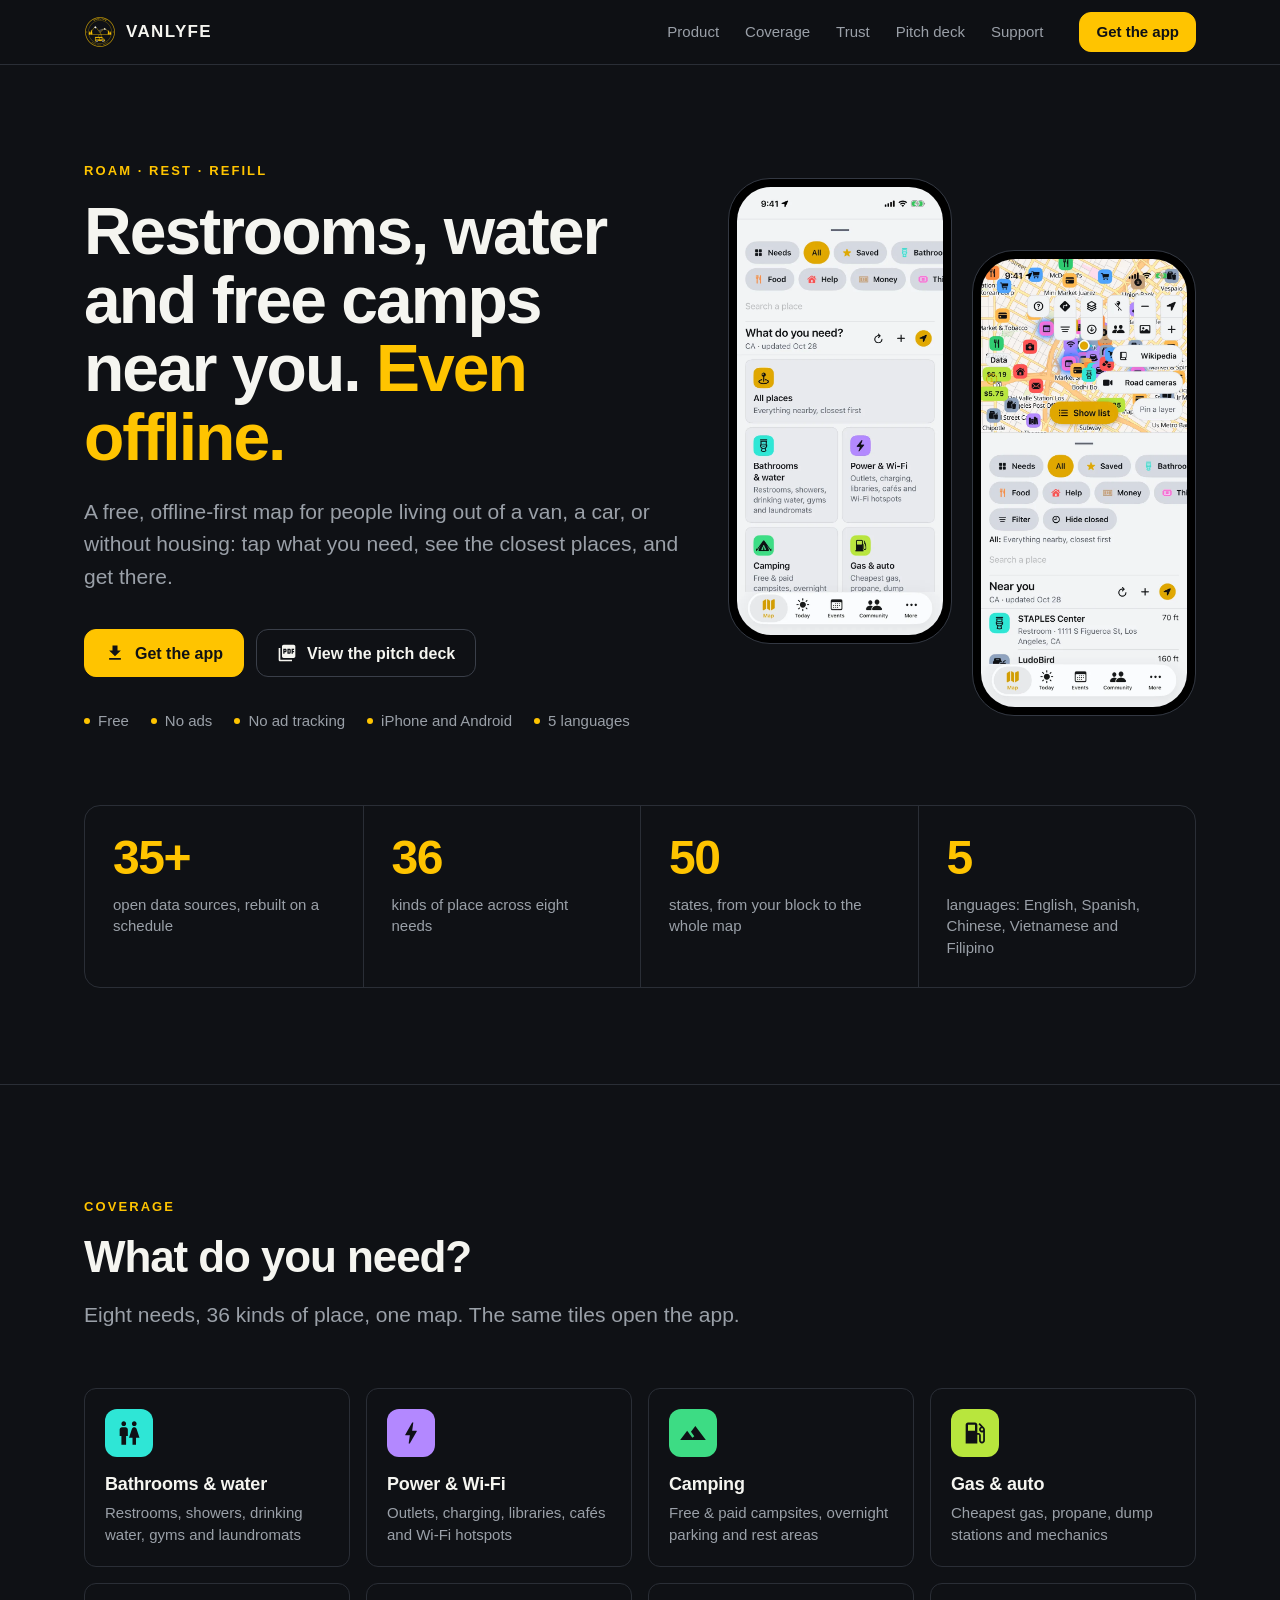
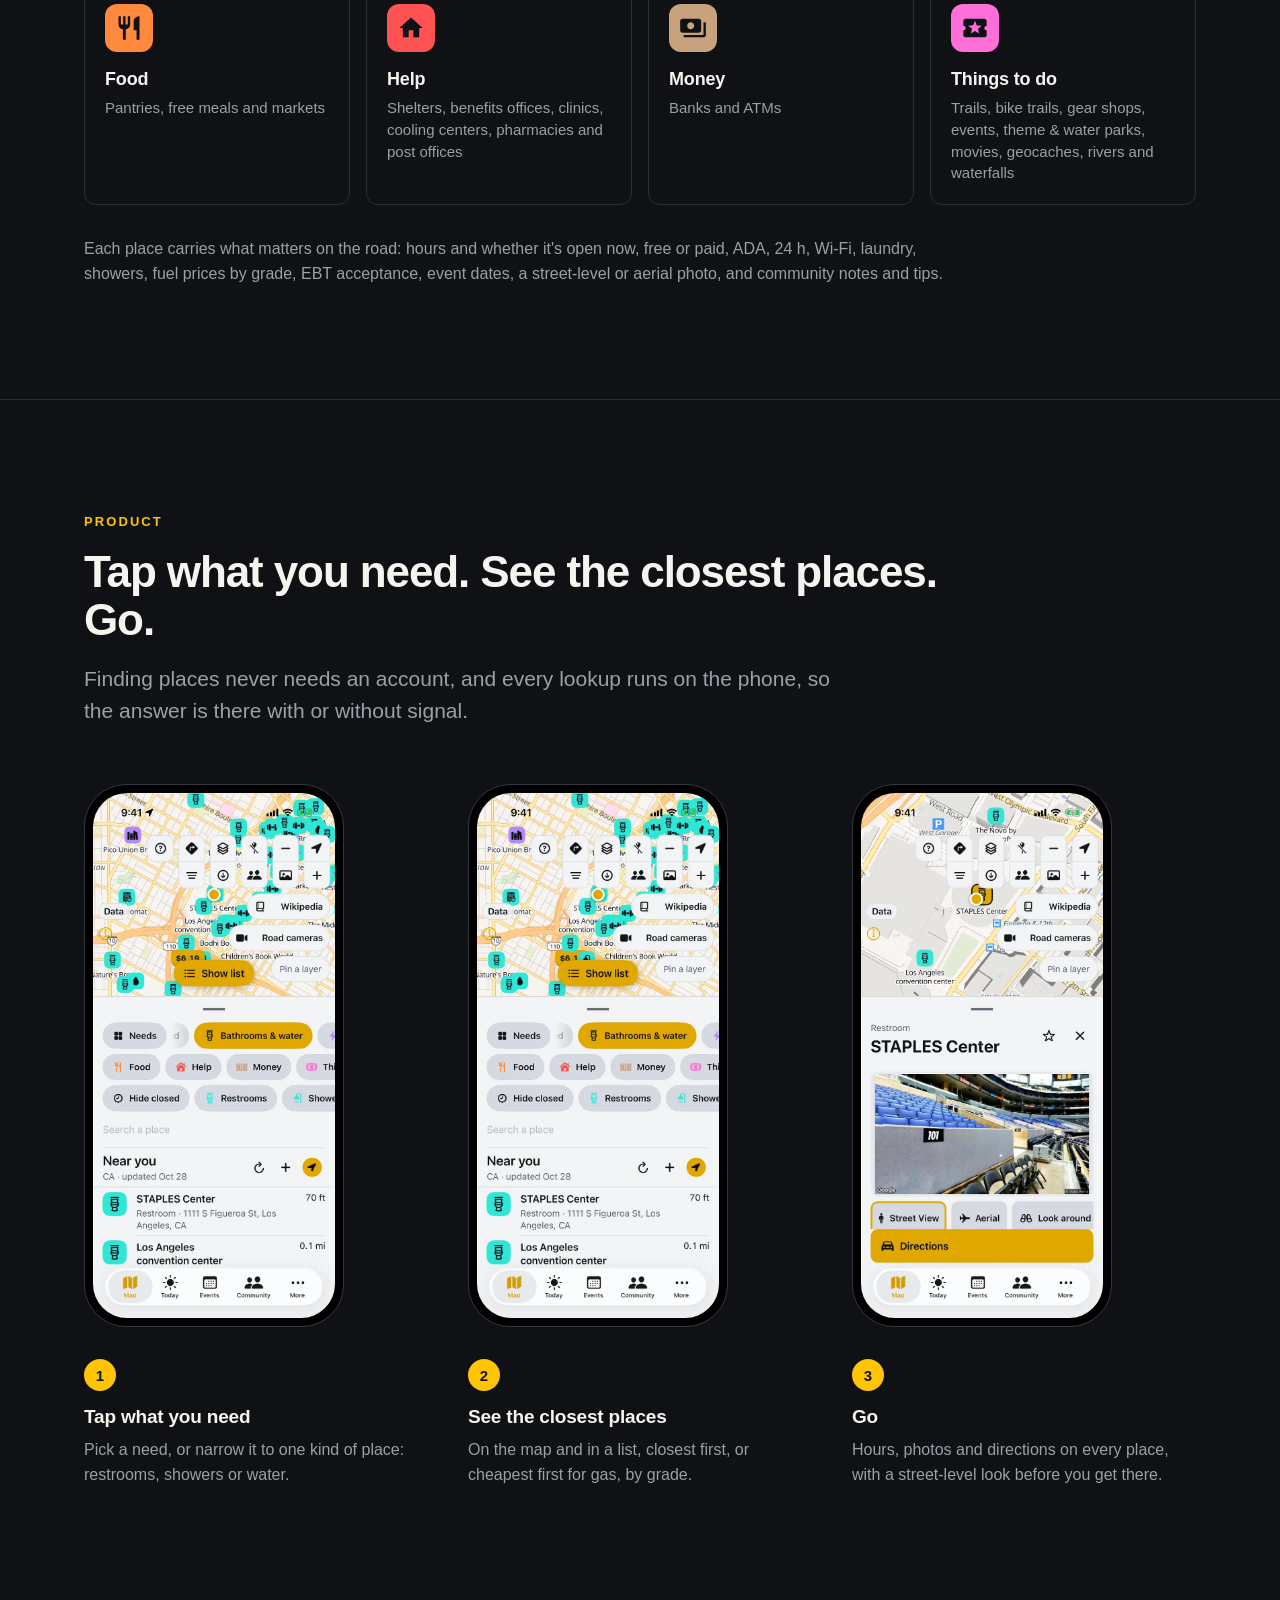
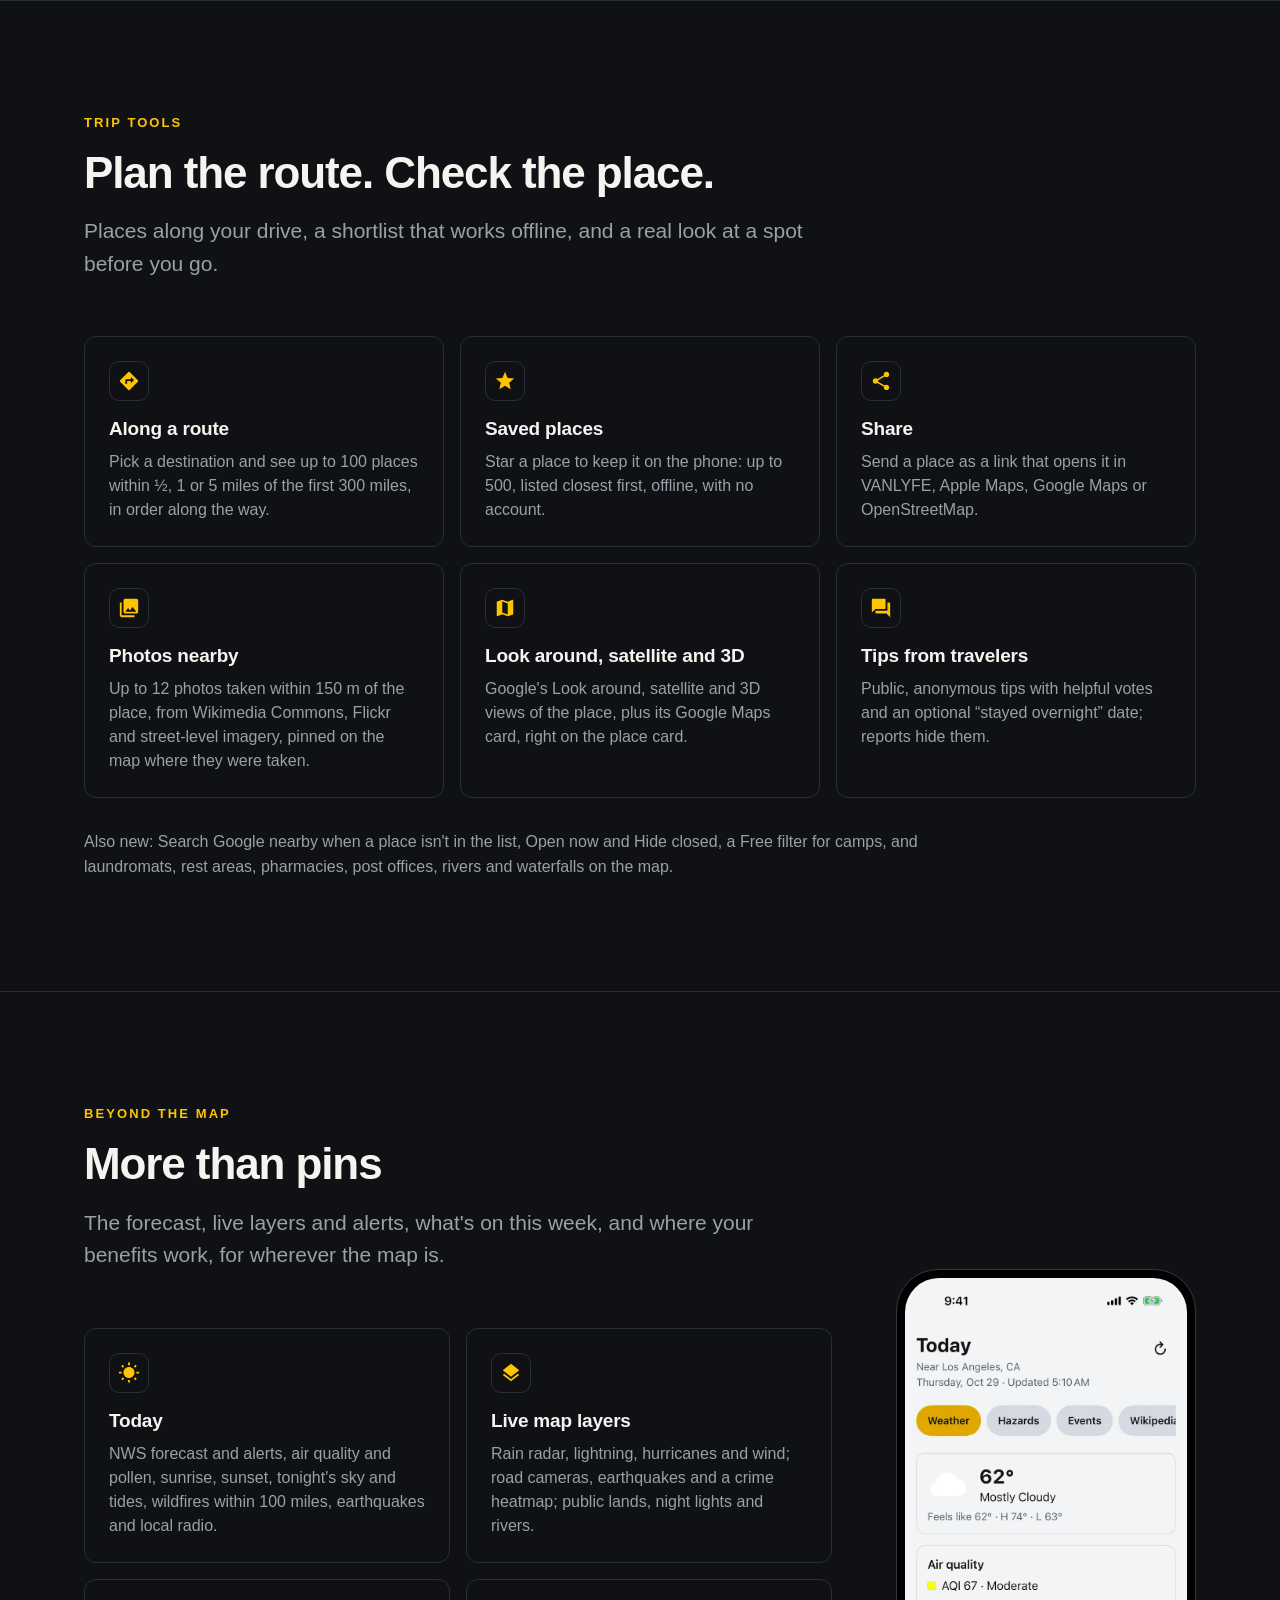
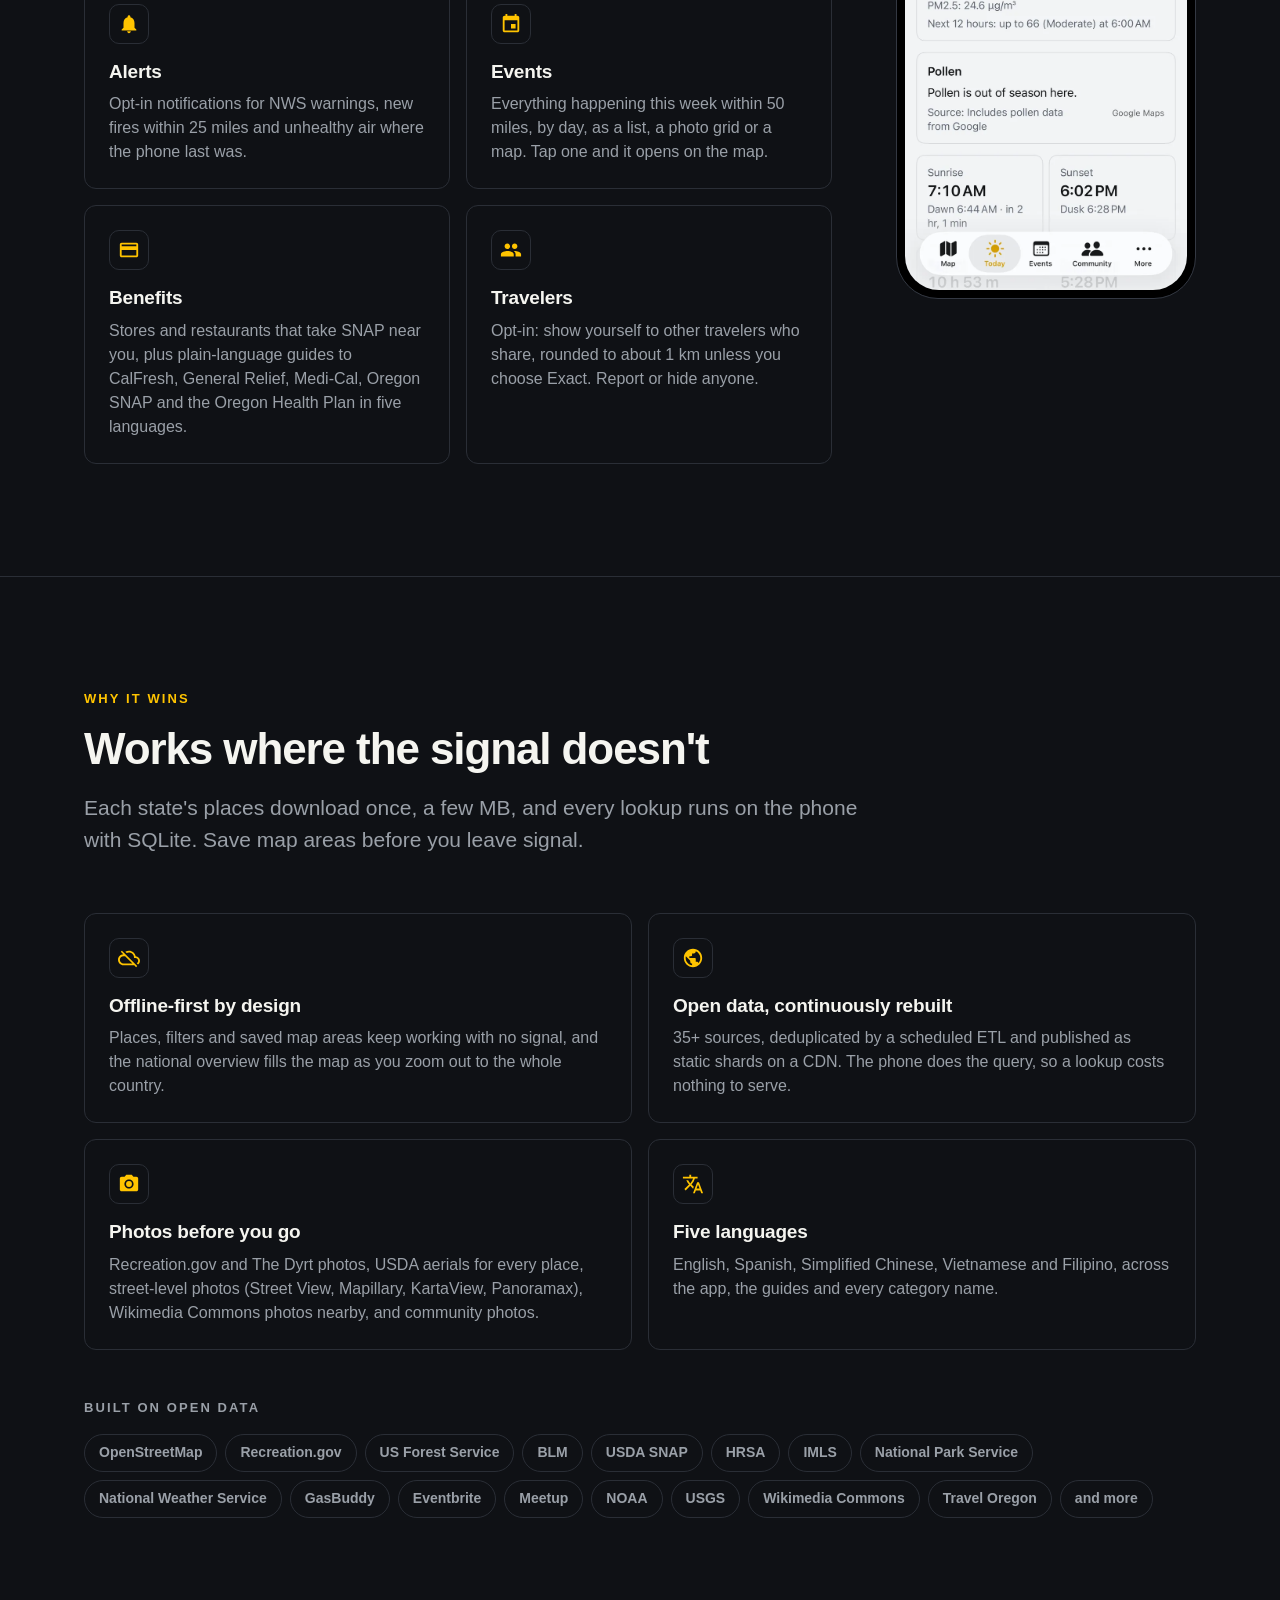
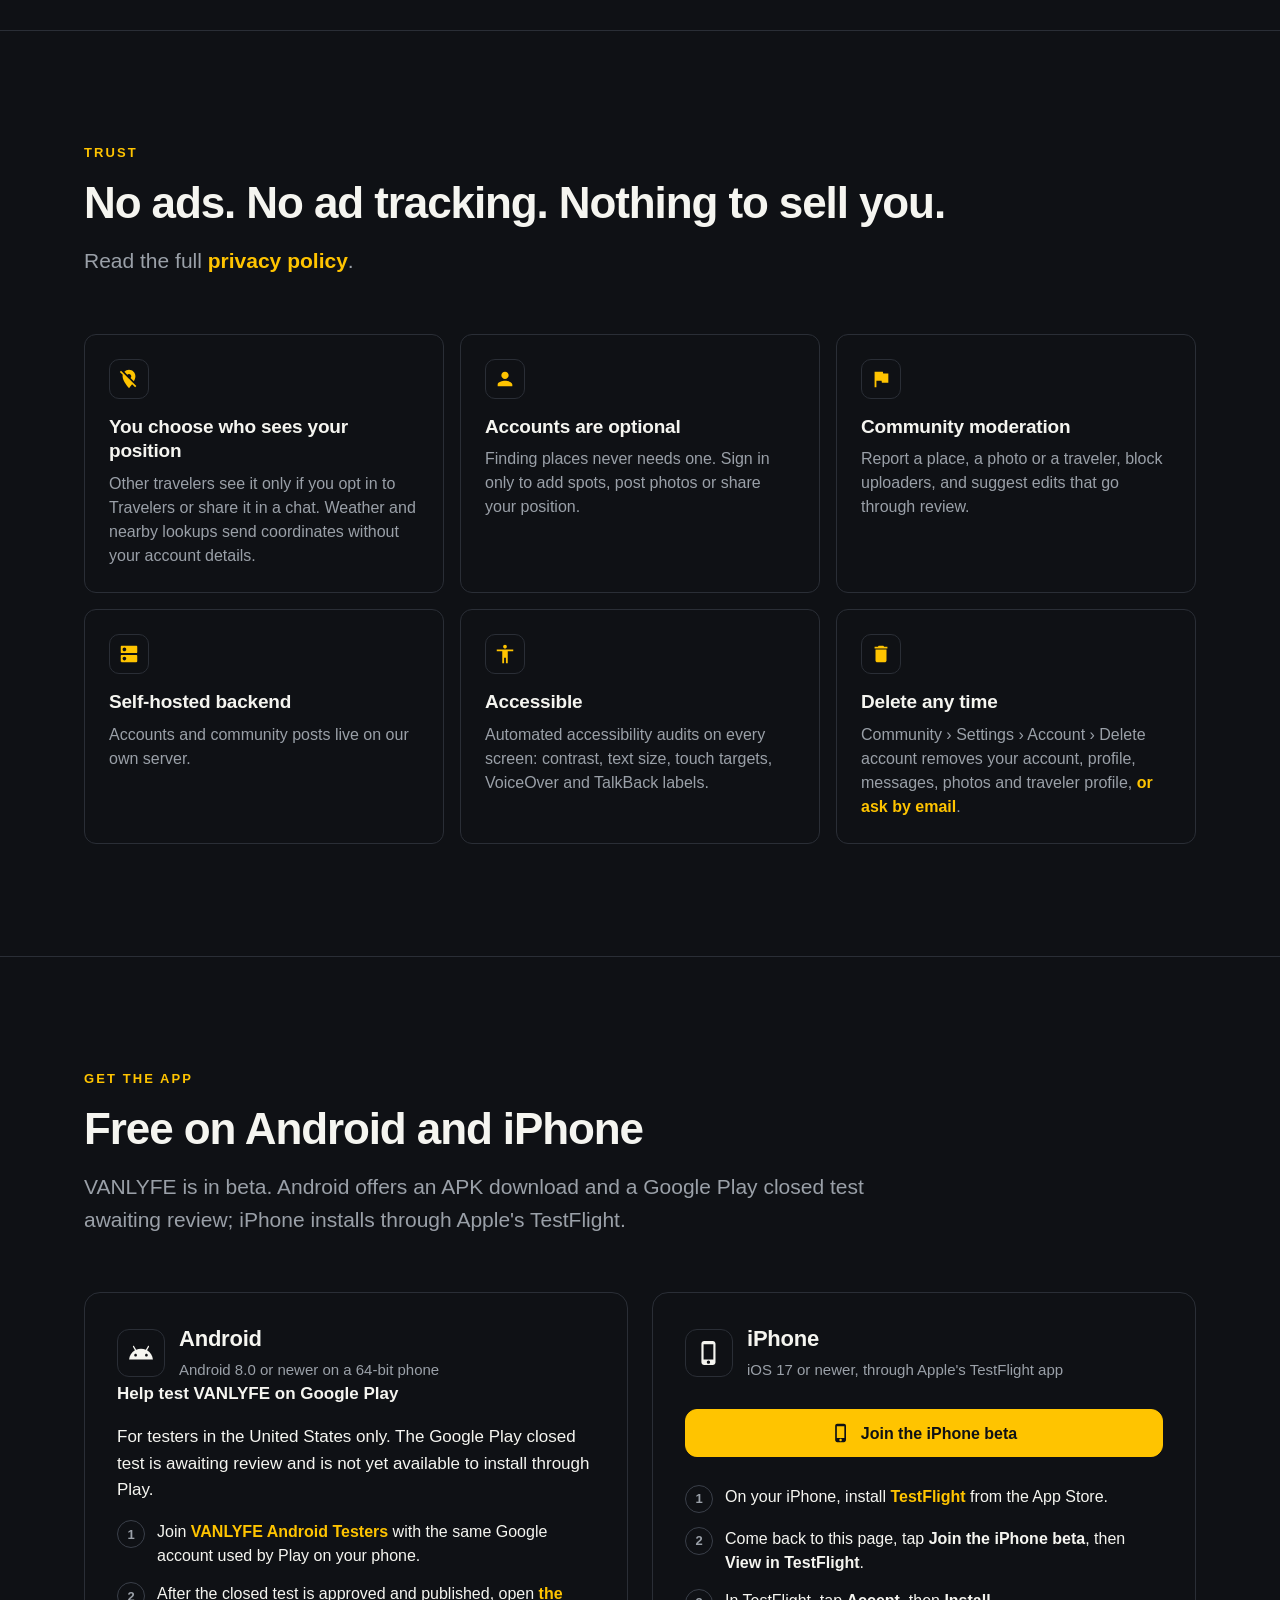
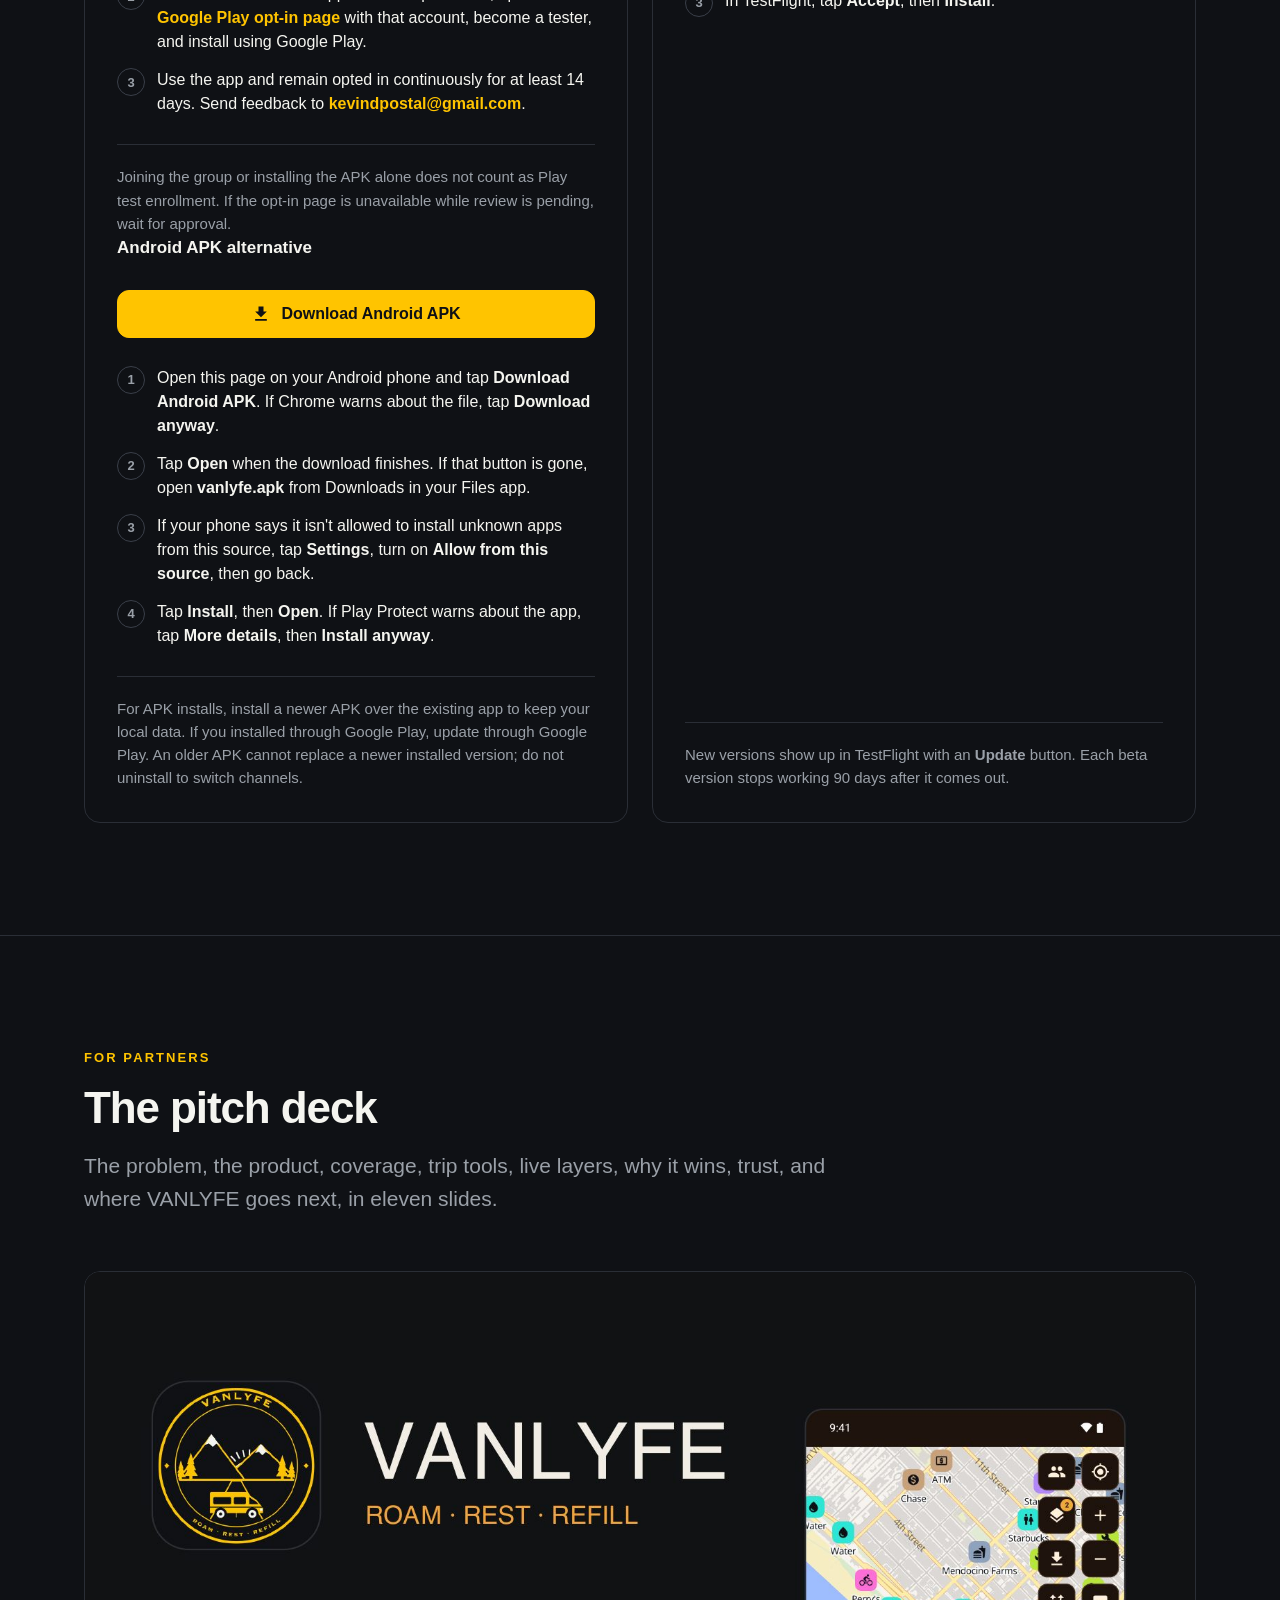
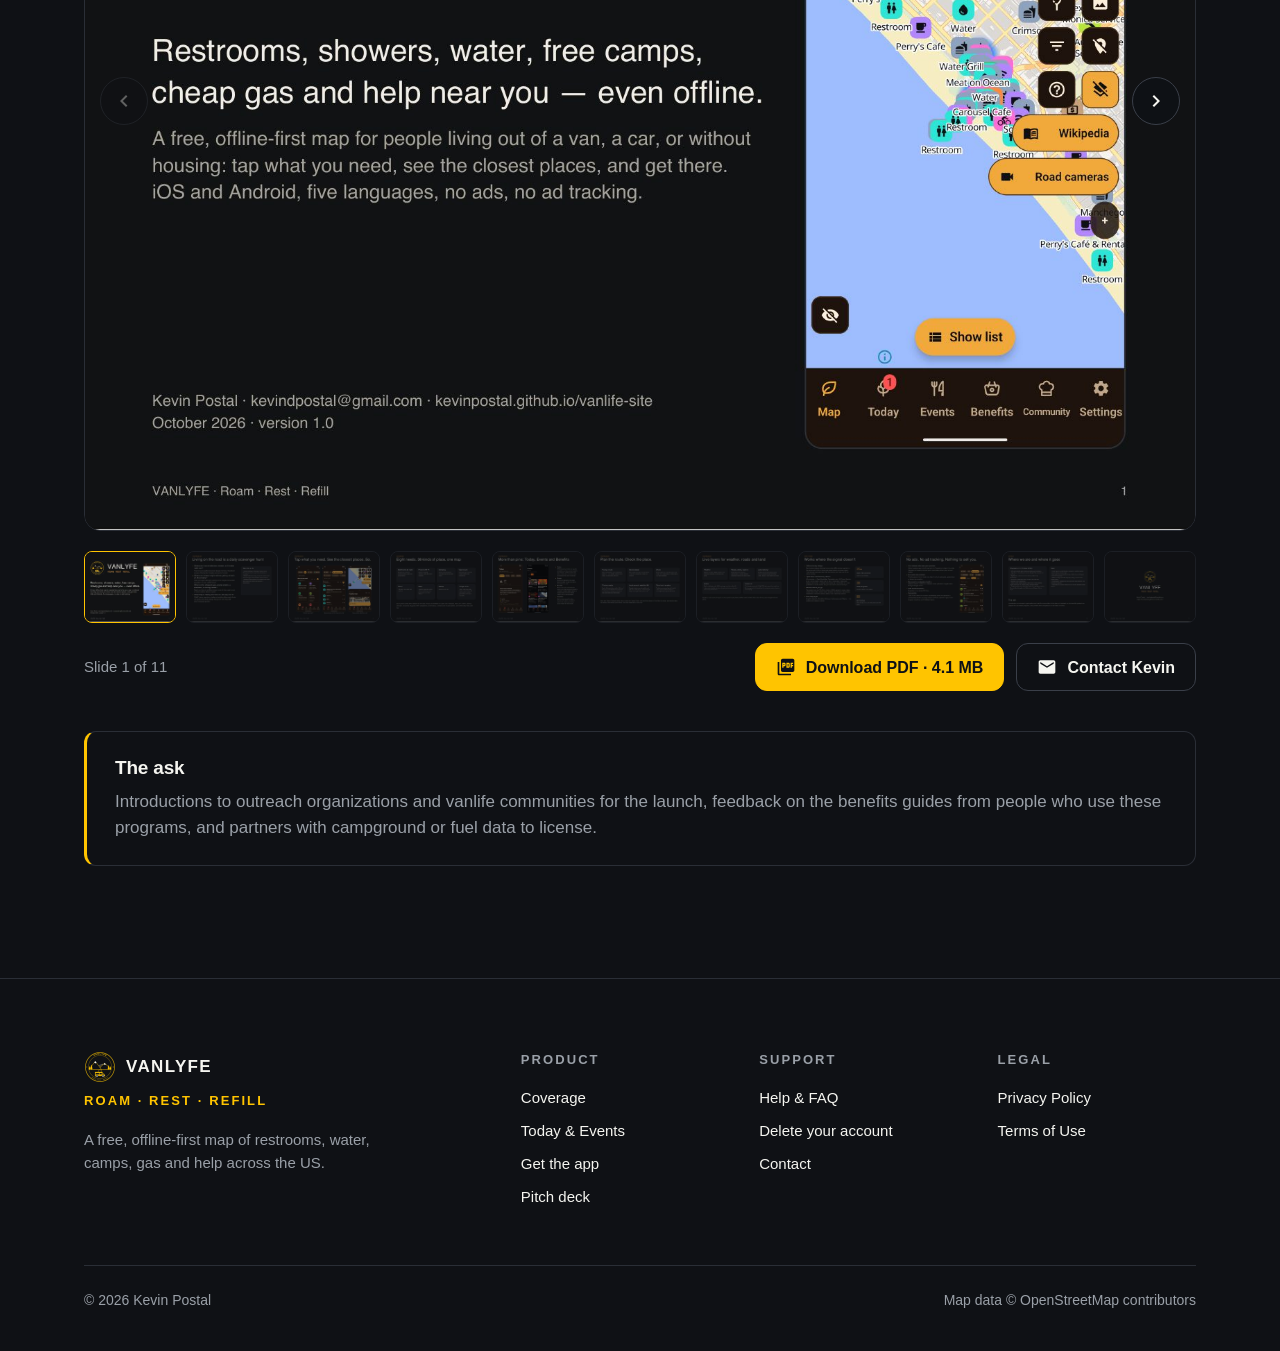
<file: index.html>
<!doctype html>
<html lang="en">
<head>
<meta charset="utf-8">
<meta name="viewport" content="width=device-width, initial-scale=1">
<title>VANLYFE · Restrooms, water and free camps near you, even offline</title>
<meta name="description" content="A free, offline-first map of restrooms, showers, water, free camps, cheap gas and help for people living out of a van, a car, or without housing. iPhone and Android, five languages, no ads, no ad tracking.">
<link rel="canonical" href="https://kevinpostal.github.io/vanlife-site/">
<meta name="theme-color" content="#0f1115">
<link rel="icon" href="assets/gen/favicon-32.png" sizes="32x32" type="image/png">
<link rel="apple-touch-icon" href="assets/gen/apple-touch-icon.png">
<meta property="og:type" content="website">
<meta property="og:site_name" content="VANLYFE">
<meta property="og:title" content="VANLYFE · Roam · Rest · Refill">
<meta property="og:description" content="Restrooms, showers, water, free camps, cheap gas and help near you, even offline. Free beta: Android APK and iPhone TestFlight.">
<meta property="og:url" content="https://kevinpostal.github.io/vanlife-site/">
<meta property="og:image" content="https://kevinpostal.github.io/vanlife-site/assets/gen/og.jpg">
<meta property="og:image:width" content="1200">
<meta property="og:image:height" content="630">
<meta property="og:image:alt" content="VANLYFE badge and wordmark: restrooms, water and free camps">
<meta name="twitter:card" content="summary_large_image">
<link rel="stylesheet" href="assets/site.css">
<script type="application/ld+json">{"@context":"https://schema.org","@type":"MobileApplication","name":"VANLYFE","operatingSystem":"Android, iOS","applicationCategory":"TravelApplication","offers":{"@type":"Offer","price":"0","priceCurrency":"USD"},"url":"https://kevinpostal.github.io/vanlife-site/"}</script>
</head>
<body>
<svg width="0" height="0" style="position:absolute" aria-hidden="true">
  <symbol id="i-wc" viewBox="0 0 24 24"><path d="M5.5 22v-7.5H4V9c0-1.1.9-2 2-2h3c1.1 0 2 .9 2 2v5.5H9.5V22h-4zM18 22v-6h3l-2.54-7.63C18.18 7.55 17.42 7 16.56 7h-.12c-.86 0-1.63.55-1.9 1.37L12 16h3v6h3zM7.5 6c1.11 0 2-.89 2-2s-.89-2-2-2-2 .89-2 2 .89 2 2 2zm9 0c1.11 0 2-.89 2-2s-.89-2-2-2-2 .89-2 2 .89 2 2 2z"/></symbol>
  <symbol id="i-bolt" viewBox="0 0 24 24"><path d="M11 21h-1l1-7H7.5c-.58 0-.57-.32-.38-.66.19-.34.05-.08.07-.12C8.48 10.94 10.42 7.54 13 3h1l-1 7h3.5c.49 0 .56.33.47.51l-.07.15C12.96 17.55 11 21 11 21z"/></symbol>
  <symbol id="i-landscape" viewBox="0 0 24 24"><path d="M14 6l-3.75 5 2.85 3.8-1.6 1.2C9.81 13.75 7 10 7 10l-6 8h22L14 6z"/></symbol>
  <symbol id="i-gas" viewBox="0 0 24 24"><path d="M19.77 7.23l.01-.01-3.72-3.72L15 4.56l2.11 2.11c-.94.36-1.61 1.26-1.61 2.33 0 1.38 1.12 2.5 2.5 2.5.36 0 .69-.08 1-.21v7.21c0 .55-.45 1-1 1s-1-.45-1-1V14c0-1.1-.9-2-2-2h-1V5c0-1.1-.9-2-2-2H6c-1.1 0-2 .9-2 2v16h10v-7.5h1.5v5c0 1.38 1.12 2.5 2.5 2.5s2.5-1.12 2.5-2.5V9c0-.69-.28-1.32-.73-1.77zM12 10H6V5h6v5zm6 0c-.55 0-1-.45-1-1s.45-1 1-1 1 .45 1 1-.45 1-1 1z"/></symbol>
  <symbol id="i-restaurant" viewBox="0 0 24 24"><path d="M11 9H9V2H7v7H5V2H3v7c0 2.12 1.66 3.84 3.75 3.97V22h2.5v-9.03C11.34 12.84 13 11.12 13 9V2h-2v7zm5-3v8h2.5v8H21V2c-2.76 0-5 2.24-5 4z"/></symbol>
  <symbol id="i-home" viewBox="0 0 24 24"><path d="M10 20v-6h4v6h5v-8h3L12 3 2 12h3v8z"/></symbol>
  <symbol id="i-payments" viewBox="0 0 24 24"><path d="M19 14V6c0-1.1-.9-2-2-2H3c-1.1 0-2 .9-2 2v8c0 1.1.9 2 2 2h14c1.1 0 2-.9 2-2zm-9-1c-1.66 0-3-1.34-3-3s1.34-3 3-3 3 1.34 3 3-1.34 3-3 3zm13-6v11c0 1.1-.9 2-2 2H4v-2h17V7h2z"/></symbol>
  <symbol id="i-activity" viewBox="0 0 24 24"><path d="M20 12c0-1.1.9-2 2-2V6c0-1.1-.9-2-2-2H4c-1.1 0-1.99.9-1.99 2v4c1.1 0 1.99.9 1.99 2s-.89 2-2 2v4c0 1.1.9 2 2 2h16c1.1 0 2-.9 2-2v-4c-1.1 0-2-.9-2-2zm-4.42 4.8L12 14.5l-3.58 2.3 1.08-4.12-3.29-2.69 4.24-.25L12 5.8l1.54 3.95 4.24.25-3.29 2.69 1.09 4.11z"/></symbol>
  <symbol id="i-sun" viewBox="0 0 24 24"><path d="M6.76 4.84l-1.8-1.79-1.41 1.41 1.79 1.79 1.42-1.41zM4 10.5H1v2h3v-2zm9-9.95h-2V3.5h2V.55zm7.45 3.91l-1.41-1.41-1.79 1.79 1.41 1.41 1.79-1.79zm-3.21 13.7l1.79 1.8 1.41-1.41-1.8-1.79-1.4 1.4zM20 10.5v2h3v-2h-3zm-8-5c-3.31 0-6 2.69-6 6s2.69 6 6 6 6-2.69 6-6-2.69-6-6-6zm-1 16.95h2V19.5h-2v2.95zm-7.45-3.91l1.41 1.41 1.79-1.8-1.41-1.41-1.79 1.8z"/></symbol>
  <symbol id="i-event" viewBox="0 0 24 24"><path d="M17 12h-5v5h5v-5zM16 1v2H8V1H6v2H5c-1.11 0-1.99.9-1.99 2L3 19c0 1.1.89 2 2 2h14c1.1 0 2-.9 2-2V5c0-1.1-.9-2-2-2h-1V1h-2zm3 18H5V8h14v11z"/></symbol>
  <symbol id="i-card" viewBox="0 0 24 24"><path d="M20 4H4c-1.11 0-1.99.89-1.99 2L2 18c0 1.11.89 2 2 2h16c1.11 0 2-.89 2-2V6c0-1.11-.89-2-2-2zm0 14H4v-6h16v6zm0-10H4V6h16v2z"/></symbol>
  <symbol id="i-people" viewBox="0 0 24 24"><path d="M16 11c1.66 0 2.99-1.34 2.99-3S17.66 5 16 5c-1.66 0-3 1.34-3 3s1.34 3 3 3zm-8 0c1.66 0 2.99-1.34 2.99-3S9.66 5 8 5C6.34 5 5 6.34 5 8s1.34 3 3 3zm0 2c-2.33 0-7 1.17-7 3.5V19h14v-2.5c0-2.33-4.67-3.5-7-3.5zm8 0c-.29 0-.62.02-.97.05 1.16.84 1.97 1.97 1.97 3.45V19h6v-2.5c0-2.33-4.67-3.5-7-3.5z"/></symbol>
  <symbol id="i-cloud-off" viewBox="0 0 24 24"><path d="M19.35 10.04C18.67 6.59 15.64 4 12 4c-1.48 0-2.85.43-4.01 1.17l1.46 1.46C10.21 6.23 11.08 6 12 6c3.04 0 5.5 2.46 5.5 5.5v.5H19c1.66 0 3 1.34 3 3 0 1.13-.64 2.11-1.56 2.62l1.45 1.45C23.16 18.16 24 16.68 24 15c0-2.64-2.05-4.78-4.65-4.96zM3 5.27l2.75 2.74C2.56 8.15 0 10.77 0 14c0 3.31 2.69 6 6 6h11.73l2 2L21 20.73 4.27 4 3 5.27zM7.73 10l8 8H6c-2.21 0-4-1.79-4-4s1.79-4 4-4h1.73z"/></symbol>
  <symbol id="i-public" viewBox="0 0 24 24"><path d="M12 2C6.48 2 2 6.48 2 12s4.48 10 10 10 10-4.48 10-10S17.52 2 12 2zm-1 17.93c-3.95-.49-7-3.85-7-7.93 0-.62.08-1.21.21-1.79L9 15v1c0 1.1.9 2 2 2v1.93zm6.9-2.54c-.26-.81-1-1.39-1.9-1.39h-1v-3c0-.55-.45-1-1-1H8v-2h2c.55 0 1-.45 1-1V7h2c1.1 0 2-.9 2-2v-.41c2.93 1.19 5 4.06 5 7.41 0 2.08-.8 3.97-2.1 5.39z"/></symbol>
  <symbol id="i-camera" viewBox="0 0 24 24"><circle cx="12" cy="12" r="3.2"/><path d="M9 2L7.17 4H4c-1.1 0-2 .9-2 2v12c0 1.1.9 2 2 2h16c1.1 0 2-.9 2-2V6c0-1.1-.9-2-2-2h-3.17L15 2H9zm3 15c-2.76 0-5-2.24-5-5s2.24-5 5-5 5 2.24 5 5-2.24 5-5 5z"/></symbol>
  <symbol id="i-translate" viewBox="0 0 24 24"><path d="M12.87 15.07l-2.54-2.51.03-.03c1.74-1.94 2.98-4.17 3.71-6.53H17V4h-7V2H8v2H1v1.99h11.17C11.5 7.92 10.44 9.75 9 11.35 8.07 10.32 7.3 9.19 6.69 8h-2c.73 1.63 1.73 3.17 2.98 4.56l-5.09 5.02L4 19l5-5 3.11 3.11.76-2.04zM18.5 10h-2L12 22h2l1.12-3h4.75L21 22h2l-4.5-12zm-2.62 7l1.62-4.33L19.12 17h-3.24z"/></symbol>
  <symbol id="i-location-off" viewBox="0 0 24 24"><path d="M12 6.5c1.38 0 2.5 1.12 2.5 2.5 0 .74-.33 1.39-.83 1.85l3.63 3.63c.98-1.86 1.7-3.8 1.7-5.48 0-3.87-3.13-7-7-7-1.98 0-3.76.83-5.04 2.15l3.19 3.19c.46-.52 1.11-.84 1.85-.84zm4.37 9.6l-4.63-4.63-.11-.11L3.27 3 2 4.27l3.18 3.18C5.07 7.95 5 8.47 5 9c0 5.25 7 13 7 13s1.67-1.85 3.38-4.35L18.73 21 20 19.73l-3.63-3.63z"/></symbol>
  <symbol id="i-person" viewBox="0 0 24 24"><path d="M12 12c2.21 0 4-1.79 4-4s-1.79-4-4-4-4 1.79-4 4 1.79 4 4 4zm0 2c-2.67 0-8 1.34-8 4v2h16v-2c0-2.66-5.33-4-8-4z"/></symbol>
  <symbol id="i-flag" viewBox="0 0 24 24"><path d="M14.4 6L14 4H5v17h2v-7h5.6l.4 2h7V6z"/></symbol>
  <symbol id="i-dns" viewBox="0 0 24 24"><path d="M20 13H4c-.55 0-1 .45-1 1v6c0 .55.45 1 1 1h16c.55 0 1-.45 1-1v-6c0-.55-.45-1-1-1zM7 19c-1.1 0-2-.9-2-2s.9-2 2-2 2 .9 2 2-.9 2-2 2zM20 3H4c-.55 0-1 .45-1 1v6c0 .55.45 1 1 1h16c.55 0 1-.45 1-1V4c0-.55-.45-1-1-1zM7 9c-1.1 0-2-.9-2-2s.9-2 2-2 2 .9 2 2-.9 2-2 2z"/></symbol>
  <symbol id="i-accessibility" viewBox="0 0 24 24"><path d="M12 2c1.1 0 2 .9 2 2s-.9 2-2 2-2-.9-2-2 .9-2 2-2zm9 7h-6v13h-2v-6h-2v6H9V9H3V7h18v2z"/></symbol>
  <symbol id="i-delete" viewBox="0 0 24 24"><path d="M6 19c0 1.1.9 2 2 2h8c1.1 0 2-.9 2-2V7H6v12zM19 4h-3.5l-1-1h-5l-1 1H5v2h14V4z"/></symbol>
  <symbol id="i-android" viewBox="0 0 24 24"><path d="M17.6 9.48l1.84-3.18c.16-.31.04-.69-.26-.85-.29-.15-.65-.06-.83.22l-1.88 3.24c-2.86-1.21-6.08-1.21-8.94 0L5.65 5.67c-.19-.29-.58-.38-.87-.2-.28.18-.37.54-.22.83L6.4 9.48C3.3 11.25 1.28 14.44 1 18h22c-.28-3.56-2.3-6.75-5.4-8.52zM7 15.25c-.69 0-1.25-.56-1.25-1.25s.56-1.25 1.25-1.25 1.25.56 1.25 1.25-.56 1.25-1.25 1.25zm10 0c-.69 0-1.25-.56-1.25-1.25s.56-1.25 1.25-1.25 1.25.56 1.25 1.25-.56 1.25-1.25 1.25z"/></symbol>
  <symbol id="i-iphone" viewBox="0 0 24 24"><path d="M15.5 1h-8C6.12 1 5 2.12 5 3.5v17C5 21.88 6.12 23 7.5 23h8c1.38 0 2.5-1.12 2.5-2.5v-17C18 2.12 16.88 1 15.5 1zm-4 21c-.83 0-1.5-.67-1.5-1.5s.67-1.5 1.5-1.5 1.5.67 1.5 1.5-.67 1.5-1.5 1.5zm4.5-4H7V4h9v14z"/></symbol>
  <symbol id="i-download" viewBox="0 0 24 24"><path d="M19 9h-4V3H9v6H5l7 7 7-7zM5 18v2h14v-2H5z"/></symbol>
  <symbol id="i-pdf" viewBox="0 0 24 24"><path d="M20 2H8c-1.1 0-2 .9-2 2v12c0 1.1.9 2 2 2h12c1.1 0 2-.9 2-2V4c0-1.1-.9-2-2-2zm-8.5 7.5c0 .83-.67 1.5-1.5 1.5H9v2H7.5V7H10c.83 0 1.5.67 1.5 1.5v1zm5 2c0 .83-.67 1.5-1.5 1.5h-2.5V7H15c.83 0 1.5.67 1.5 1.5v3zm4-3H19v1h1.5V11H19v2h-1.5V7h3v1.5zM9 9.5h1v-1H9v1zM4 6H2v14c0 1.1.9 2 2 2h14v-2H4V6zm10 5.5h1v-3h-1v3z"/></symbol>
  <symbol id="i-mail" viewBox="0 0 24 24"><path d="M20 4H4c-1.1 0-1.99.9-1.99 2L2 18c0 1.1.9 2 2 2h16c1.1 0 2-.9 2-2V6c0-1.1-.9-2-2-2zm0 4l-8 5-8-5V6l8 5 8-5v2z"/></symbol>
  <symbol id="i-chevron-left" viewBox="0 0 24 24"><path d="M15.41 7.41L14 6l-6 6 6 6 1.41-1.41L10.83 12z"/></symbol>
  <symbol id="i-chevron-right" viewBox="0 0 24 24"><path d="M10 6L8.59 7.41 13.17 12l-4.58 4.59L10 18l6-6z"/></symbol>
  <symbol id="i-directions" viewBox="0 0 24 24"><path d="M21.71 11.29l-9-9c-.39-.39-1.02-.39-1.41 0l-9 9c-.39.39-.39 1.02 0 1.41l9 9c.39.39 1.02.39 1.41 0l9-9c.39-.38.39-1.01 0-1.41zM14 14.5V12h-4v3H8v-4c0-.55.45-1 1-1h5V7.5l3.5 3.5-3.5 3.5z"/></symbol>
  <symbol id="i-star" viewBox="0 0 24 24"><path d="M12 17.27L18.18 21l-1.64-7.03L22 9.24l-7.19-.61L12 2 9.19 8.63 2 9.24l5.46 4.73L5.82 21z"/></symbol>
  <symbol id="i-share" viewBox="0 0 24 24"><path d="M18 16.08c-.76 0-1.44.3-1.96.77L8.91 12.7c.05-.23.09-.46.09-.7s-.04-.47-.09-.7l7.05-4.11c.54.5 1.25.81 2.04.81 1.66 0 3-1.34 3-3s-1.34-3-3-3-3 1.34-3 3c0 .24.04.47.09.7L8.04 9.81C7.5 9.31 6.79 9 6 9c-1.66 0-3 1.34-3 3s1.34 3 3 3c.79 0 1.5-.31 2.04-.81l7.12 4.16c-.05.21-.08.43-.08.65 0 1.61 1.31 2.92 2.92 2.92 1.61 0 2.92-1.31 2.92-2.92s-1.31-2.92-2.92-2.92z"/></symbol>
  <symbol id="i-photos" viewBox="0 0 24 24"><path d="M22 16V4c0-1.1-.9-2-2-2H8c-1.1 0-2 .9-2 2v12c0 1.1.9 2 2 2h12c1.1 0 2-.9 2-2zm-11-4l2.03 2.71L16 11l4 5H8l3-4zM2 6v14c0 1.1.9 2 2 2h14v-2H4V6H2z"/></symbol>
  <symbol id="i-map" viewBox="0 0 24 24"><path d="M20.5 3l-.16.03L15 5.1 9 3 3.36 4.9c-.21.07-.36.25-.36.48V20.5c0 .28.22.5.5.5l.16-.03L9 18.9l6 2.1 5.64-1.9c.21-.07.36-.25.36-.48V3.5c0-.28-.22-.5-.5-.5zM15 19l-6-2.11V5l6 2.11V19z"/></symbol>
  <symbol id="i-forum" viewBox="0 0 24 24"><path d="M21 6h-2v9H6v2c0 .55.45 1 1 1h11l4 4V7c0-.55-.45-1-1-1zm-4 6V3c0-.55-.45-1-1-1H3c-.55 0-1 .45-1 1v14l4-4h10c.55 0 1-.45 1-1z"/></symbol>
  <symbol id="i-bell" viewBox="0 0 24 24"><path d="M12 22c1.1 0 2-.9 2-2h-4c0 1.1.89 2 2 2zm6-6v-5c0-3.07-1.64-5.64-4.5-6.32V4c0-.83-.67-1.5-1.5-1.5s-1.5.67-1.5 1.5v.68C7.63 5.36 6 7.92 6 11v5l-2 2v1h16v-1l-2-2z"/></symbol>
  <symbol id="i-layers" viewBox="0 0 24 24"><path d="M11.99 18.54l-7.37-5.73L3 14.07l9 7 9-7-1.63-1.27-7.38 5.74zM12 16l7.36-5.73L21 9l-9-7-9 7 1.63 1.27L12 16z"/></symbol>
</svg>
<a class="skip" href="#main">Skip to content</a>
<header class="site-header">
  <div class="wrap">
    <a class="brand" href="./"><img src="assets/gen/badge-64.png" width="32" height="32" alt="">VANLYFE</a>
    <nav class="site-nav" aria-label="Main">
      <a href="#product">Product</a>
      <a href="#coverage">Coverage</a>
      <a href="#trust">Trust</a>
      <a href="#deck">Pitch deck</a>
      <a href="support.html">Support</a>
    </nav>
    <a class="btn btn-primary btn-sm" href="#download">Get the app</a>
  </div>
</header>

<main id="main">
<section class="hero">
  <div class="wrap">
    <div>
      <span class="eyebrow">Roam · Rest · Refill</span>
      <h1>Restrooms, water and free camps near you. <em>Even offline.</em></h1>
      <p class="lead">A free, offline-first map for people living out of a van, a car, or without housing: tap what you need, see the closest places, and get there.</p>
      <div class="btn-row">
        <a class="btn btn-primary" href="#download"><svg class="i" aria-hidden="true"><use href="#i-download"/></svg>Get the app</a>
        <a class="btn" href="#deck"><svg class="i" aria-hidden="true"><use href="#i-pdf"/></svg>View the pitch deck</a>
      </div>
      <ul class="facts">
        <li>Free</li>
        <li>No ads</li>
        <li>No ad tracking</li>
        <li>iPhone and Android</li>
        <li>5 languages</li>
      </ul>
    </div>
    <div class="phones">
      <div class="phone"><img src="assets/gen/shots/needs.webp" width="720" height="1564" alt="The app's home screen asks “What do you need?” with tiles for bathrooms and water, power and Wi-Fi, camping, gas and auto, food and help."></div>
      <div class="phone"><img src="assets/gen/shots/map.webp" width="720" height="1564" alt="A map of downtown Los Angeles covered in colour-coded place pins, with the nearest places listed below."></div>
    </div>
  </div>
</section>

<div class="wrap stats-band">
  <div class="stats">
    <div class="stat"><b>35+</b><span>open data sources, rebuilt on a schedule</span></div>
    <div class="stat"><b>36</b><span>kinds of place across eight needs</span></div>
    <div class="stat"><b>50</b><span>states, from your block to the whole map</span></div>
    <div class="stat"><b>5</b><span>languages: English, Spanish, Chinese, Vietnamese and Filipino</span></div>
  </div>
</div>

<section class="section" id="coverage">
  <div class="wrap">
    <div class="section-head">
      <span class="eyebrow">Coverage</span>
      <h2>What do you need?</h2>
      <p class="lead">Eight needs, 36 kinds of place, one map. The same tiles open the app.</p>
    </div>
    <div class="needs">
      <article class="need c-bathroom"><span class="tile"><svg class="i" aria-hidden="true"><use href="#i-wc"/></svg></span><h3>Bathrooms &amp; water</h3><p>Restrooms, showers, drinking water, gyms and laundromats</p></article>
      <article class="need c-power"><span class="tile"><svg class="i" aria-hidden="true"><use href="#i-bolt"/></svg></span><h3>Power &amp; Wi-Fi</h3><p>Outlets, charging, libraries, cafés and Wi-Fi hotspots</p></article>
      <article class="need c-camp"><span class="tile"><svg class="i" aria-hidden="true"><use href="#i-landscape"/></svg></span><h3>Camping</h3><p>Free &amp; paid campsites, overnight parking and rest areas</p></article>
      <article class="need c-vehicle"><span class="tile"><svg class="i" aria-hidden="true"><use href="#i-gas"/></svg></span><h3>Gas &amp; auto</h3><p>Cheapest gas, propane, dump stations and mechanics</p></article>
      <article class="need c-food"><span class="tile"><svg class="i" aria-hidden="true"><use href="#i-restaurant"/></svg></span><h3>Food</h3><p>Pantries, free meals and markets</p></article>
      <article class="need c-help"><span class="tile"><svg class="i" aria-hidden="true"><use href="#i-home"/></svg></span><h3>Help</h3><p>Shelters, benefits offices, clinics, cooling centers, pharmacies and post offices</p></article>
      <article class="need c-money"><span class="tile"><svg class="i" aria-hidden="true"><use href="#i-payments"/></svg></span><h3>Money</h3><p>Banks and ATMs</p></article>
      <article class="need c-activities"><span class="tile"><svg class="i" aria-hidden="true"><use href="#i-activity"/></svg></span><h3>Things to do</h3><p>Trails, bike trails, gear shops, events, theme &amp; water parks, movies, geocaches, rivers and waterfalls</p></article>
    </div>
    <p class="amenities">Each place carries what matters on the road: hours and whether it's open now, free or paid, ADA, 24 h, Wi-Fi, laundry, showers, fuel prices by grade, EBT acceptance, event dates, a street-level or aerial photo, and community notes and tips.</p>
  </div>
</section>

<section class="section" id="product">
  <div class="wrap">
    <div class="section-head">
      <span class="eyebrow">Product</span>
      <h2>Tap what you need. See the closest places. Go.</h2>
      <p class="lead">Finding places never needs an account, and every lookup runs on the phone, so the answer is there with or without signal.</p>
    </div>
    <ol class="steps">
      <li>
        <div class="phone"><img src="assets/gen/shots/bathrooms.webp" width="720" height="1564" loading="lazy" alt="Bathrooms and water selected: restroom and water pins on the map and the nearest restrooms listed with their distance."></div>
        <div><span class="step-num">1</span><h3>Tap what you need</h3><p>Pick a need, or narrow it to one kind of place: restrooms, showers or water.</p></div>
      </li>
      <li>
        <div class="phone"><img src="assets/gen/shots/gas.webp" width="720" height="1564" loading="lazy" alt="Gas and auto selected: fuel prices on the map and stations listed nearest first, with Cheapest, Regular and Diesel filters."></div>
        <div><span class="step-num">2</span><h3>See the closest places</h3><p>On the map and in a list, closest first, or cheapest first for gas, by grade.</p></div>
      </li>
      <li>
        <div class="phone"><img src="assets/gen/shots/detail.webp" width="720" height="1564" loading="lazy" alt="A gas station's place card with a street-level photo and a Directions button."></div>
        <div><span class="step-num">3</span><h3>Go</h3><p>Hours, photos and directions on every place, with a street-level look before you get there.</p></div>
      </li>
    </ol>
  </div>
</section>

<section class="section" id="trips">
  <div class="wrap">
    <div class="section-head">
      <span class="eyebrow">Trip tools</span>
      <h2>Plan the route. Check the place.</h2>
      <p class="lead">Places along your drive, a shortlist that works offline, and a real look at a spot before you go.</p>
    </div>
    <div class="grid-3">
      <article class="card"><span class="icon"><svg class="i" aria-hidden="true"><use href="#i-directions"/></svg></span><h3>Along a route</h3><p>Pick a destination and see up to 100 places within ½, 1 or 5 miles of the first 300 miles, in order along the way.</p></article>
      <article class="card"><span class="icon"><svg class="i" aria-hidden="true"><use href="#i-star"/></svg></span><h3>Saved places</h3><p>Star a place to keep it on the phone: up to 500, listed closest first, offline, with no account.</p></article>
      <article class="card"><span class="icon"><svg class="i" aria-hidden="true"><use href="#i-share"/></svg></span><h3>Share</h3><p>Send a place as a link that opens it in VANLYFE, Apple Maps, Google Maps or OpenStreetMap.</p></article>
      <article class="card"><span class="icon"><svg class="i" aria-hidden="true"><use href="#i-photos"/></svg></span><h3>Photos nearby</h3><p>Up to 12 photos taken within 150 m of the place, from Wikimedia Commons, Flickr and street-level imagery, pinned on the map where they were taken.</p></article>
      <article class="card"><span class="icon"><svg class="i" aria-hidden="true"><use href="#i-map"/></svg></span><h3>Look around, satellite and 3D</h3><p>Google's Look around, satellite and 3D views of the place, plus its Google Maps card, right on the place card.</p></article>
      <article class="card"><span class="icon"><svg class="i" aria-hidden="true"><use href="#i-forum"/></svg></span><h3>Tips from travelers</h3><p>Public, anonymous tips with helpful votes and an optional “stayed overnight” date; reports hide them.</p></article>
    </div>
    <p class="amenities">Also new: Search Google nearby when a place isn't in the list, Open now and Hide closed, a Free filter for camps, and laundromats, rest areas, pharmacies, post offices, rivers and waterfalls on the map.</p>
  </div>
</section>

<section class="section" id="more">
  <div class="wrap split">
    <div>
      <div class="section-head">
        <span class="eyebrow">Beyond the map</span>
        <h2>More than pins</h2>
        <p class="lead">The forecast, live layers and alerts, what's on this week, and where your benefits work, for wherever the map is.</p>
      </div>
      <div class="cards">
        <article class="card"><span class="icon"><svg class="i" aria-hidden="true"><use href="#i-sun"/></svg></span><h3>Today</h3><p>NWS forecast and alerts, air quality and pollen, sunrise, sunset, tonight's sky and tides, wildfires within 100 miles, earthquakes and local radio.</p></article>
        <article class="card"><span class="icon"><svg class="i" aria-hidden="true"><use href="#i-layers"/></svg></span><h3>Live map layers</h3><p>Rain radar, lightning, hurricanes and wind; road cameras, earthquakes and a crime heatmap; public lands, night lights and rivers.</p></article>
        <article class="card"><span class="icon"><svg class="i" aria-hidden="true"><use href="#i-bell"/></svg></span><h3>Alerts</h3><p>Opt-in notifications for NWS warnings, new fires within 25 miles and unhealthy air where the phone last was.</p></article>
        <article class="card"><span class="icon"><svg class="i" aria-hidden="true"><use href="#i-event"/></svg></span><h3>Events</h3><p>Everything happening this week within 50 miles, by day, as a list, a photo grid or a map. Tap one and it opens on the map.</p></article>
        <article class="card"><span class="icon"><svg class="i" aria-hidden="true"><use href="#i-card"/></svg></span><h3>Benefits</h3><p>Stores and restaurants that take SNAP near you, plus plain-language guides to CalFresh, General Relief, Medi-Cal, Oregon SNAP and the Oregon Health Plan in five languages.</p></article>
        <article class="card"><span class="icon"><svg class="i" aria-hidden="true"><use href="#i-people"/></svg></span><h3>Travelers</h3><p>Opt-in: show yourself to other travelers who share, rounded to about 1 km unless you choose Exact. Report or hide anyone.</p></article>
      </div>
    </div>
    <div class="phone"><img src="assets/gen/shots/today.webp" width="720" height="1564" loading="lazy" alt="The Today tab: current weather, a coastal flood advisory, sunrise, sunset, daylight and golden hour."></div>
  </div>
</section>

<section class="section" id="why">
  <div class="wrap">
    <div class="section-head">
      <span class="eyebrow">Why it wins</span>
      <h2>Works where the signal doesn't</h2>
      <p class="lead">Each state's places download once, a few MB, and every lookup runs on the phone with SQLite. Save map areas before you leave signal.</p>
    </div>
    <div class="cards">
      <article class="card"><span class="icon"><svg class="i" aria-hidden="true"><use href="#i-cloud-off"/></svg></span><h3>Offline-first by design</h3><p>Places, filters and saved map areas keep working with no signal, and the national overview fills the map as you zoom out to the whole country.</p></article>
      <article class="card"><span class="icon"><svg class="i" aria-hidden="true"><use href="#i-public"/></svg></span><h3>Open data, continuously rebuilt</h3><p>35+ sources, deduplicated by a scheduled ETL and published as static shards on a CDN. The phone does the query, so a lookup costs nothing to serve.</p></article>
      <article class="card"><span class="icon"><svg class="i" aria-hidden="true"><use href="#i-camera"/></svg></span><h3>Photos before you go</h3><p>Recreation.gov and The Dyrt photos, USDA aerials for every place, street-level photos (Street View, Mapillary, KartaView, Panoramax), Wikimedia Commons photos nearby, and community photos.</p></article>
      <article class="card"><span class="icon"><svg class="i" aria-hidden="true"><use href="#i-translate"/></svg></span><h3>Five languages</h3><p>English, Spanish, Simplified Chinese, Vietnamese and Filipino, across the app, the guides and every category name.</p></article>
    </div>
    <p class="sources-label">Built on open data</p>
    <ul class="sources">
      <li>OpenStreetMap</li>
      <li>Recreation.gov</li>
      <li>US Forest Service</li>
      <li>BLM</li>
      <li>USDA SNAP</li>
      <li>HRSA</li>
      <li>IMLS</li>
      <li>National Park Service</li>
      <li>National Weather Service</li>
      <li>GasBuddy</li>
      <li>Eventbrite</li>
      <li>Meetup</li>
      <li>NOAA</li>
      <li>USGS</li>
      <li>Wikimedia Commons</li>
      <li>Travel Oregon</li>
      <li>and more</li>
    </ul>
  </div>
</section>

<section class="section" id="trust">
  <div class="wrap">
    <div class="section-head">
      <span class="eyebrow">Trust</span>
      <h2>No ads. No ad tracking. Nothing to sell you.</h2>
      <p class="lead">Read the full <a class="link" href="privacy.html">privacy policy</a>.</p>
    </div>
    <div class="grid-3">
      <article class="card"><span class="icon"><svg class="i" aria-hidden="true"><use href="#i-location-off"/></svg></span><h3>You choose who sees your position</h3><p>Other travelers see it only if you opt in to Travelers or share it in a chat. Weather and nearby lookups send coordinates without your account details.</p></article>
      <article class="card"><span class="icon"><svg class="i" aria-hidden="true"><use href="#i-person"/></svg></span><h3>Accounts are optional</h3><p>Finding places never needs one. Sign in only to add spots, post photos or share your position.</p></article>
      <article class="card"><span class="icon"><svg class="i" aria-hidden="true"><use href="#i-flag"/></svg></span><h3>Community moderation</h3><p>Report a place, a photo or a traveler, block uploaders, and suggest edits that go through review.</p></article>
      <article class="card"><span class="icon"><svg class="i" aria-hidden="true"><use href="#i-dns"/></svg></span><h3>Self-hosted backend</h3><p>Accounts and community posts live on our own server.</p></article>
      <article class="card"><span class="icon"><svg class="i" aria-hidden="true"><use href="#i-accessibility"/></svg></span><h3>Accessible</h3><p>Automated accessibility audits on every screen: contrast, text size, touch targets, VoiceOver and TalkBack labels.</p></article>
      <article class="card"><span class="icon"><svg class="i" aria-hidden="true"><use href="#i-delete"/></svg></span><h3>Delete any time</h3><p>Community › Settings › Account › Delete account removes your account, profile, messages, photos and traveler profile, <a class="link" href="support.html#delete-account">or ask by email</a>.</p></article>
    </div>
  </div>
</section>

<section class="section" id="download">
  <div class="wrap">
    <div class="section-head">
      <span class="eyebrow">Get the app</span>
      <h2>Free on Android and iPhone</h2>
      <p class="lead">VANLYFE is in beta. Android offers an APK download and a Google Play closed test awaiting review; iPhone installs through Apple's TestFlight.</p>
    </div>
    <div class="platforms">
      <article class="platform" id="android">
        <div class="platform-head">
          <span class="icon"><svg class="i" aria-hidden="true"><use href="#i-android"/></svg></span>
          <div><h3>Android</h3><p class="req">Android 8.0 or newer on a 64-bit phone</p></div>
        </div>
        <h4 id="android-closed-test">Help test VANLYFE on Google Play</h4>
        <p>For testers in the United States only. The Google Play closed test is awaiting review and is not yet available to install through Play.</p>
        <ol>
          <li><span>Join <a class="link" href="https://groups.google.com/g/vanlyfe-android-testers/about">VANLYFE Android Testers</a> with the same Google account used by Play on your phone.</span></li>
          <li><span>After the closed test is approved and published, open <a class="link" href="https://play.google.com/apps/testing/com.kevinpostal.vanlife">the Google Play opt-in page</a> with that account, become a tester, and install using Google Play.</span></li>
          <li><span>Use the app and remain opted in continuously for at least 14 days. Send feedback to <a class="link" href="mailto:kevindpostal@gmail.com">kevindpostal@gmail.com</a>.</span></li>
        </ol>
        <p class="note">Joining the group or installing the APK alone does not count as Play test enrollment. If the opt-in page is unavailable while review is pending, wait for approval.</p>
        <h4>Android APK alternative</h4>
        <a class="btn btn-primary" href="https://github.com/kevinpostal/vanlife-site/releases/latest/download/vanlyfe.apk"><svg class="i" aria-hidden="true"><use href="#i-download"/></svg>Download Android APK</a>
        <ol>
          <li><span>Open this page on your Android phone and tap <b>Download Android APK</b>. If Chrome warns about the file, tap <b>Download anyway</b>.</span></li>
          <li><span>Tap <b>Open</b> when the download finishes. If that button is gone, open <b>vanlyfe.apk</b> from Downloads in your Files app.</span></li>
          <li><span>If your phone says it isn't allowed to install unknown apps from this source, tap <b>Settings</b>, turn on <b>Allow from this source</b>, then go back.</span></li>
          <li><span>Tap <b>Install</b>, then <b>Open</b>. If Play Protect warns about the app, tap <b>More details</b>, then <b>Install anyway</b>.</span></li>
        </ol>
        <p class="note">For APK installs, install a newer APK over the existing app to keep your local data. If you installed through Google Play, update through Google Play. An older APK cannot replace a newer installed version; do not uninstall to switch channels.</p>
      </article>
      <article class="platform" id="iphone">
        <div class="platform-head">
          <span class="icon"><svg class="i" aria-hidden="true"><use href="#i-iphone"/></svg></span>
          <div><h3>iPhone</h3><p class="req">iOS 17 or newer, through Apple's TestFlight app</p></div>
        </div>
        <a class="btn btn-primary" href="https://testflight.apple.com/join/y41WyMHg"><svg class="i" aria-hidden="true"><use href="#i-iphone"/></svg>Join the iPhone beta</a>
        <ol>
          <li><span>On your iPhone, install <a class="link" href="https://apps.apple.com/app/testflight/id899247664">TestFlight</a> from the App Store.</span></li>
          <li><span>Come back to this page, tap <b>Join the iPhone beta</b>, then <b>View in TestFlight</b>.</span></li>
          <li><span>In TestFlight, tap <b>Accept</b>, then <b>Install</b>.</span></li>
        </ol>
        <p class="note">New versions show up in TestFlight with an <b>Update</b> button. Each beta version stops working 90 days after it comes out.</p>
      </article>
    </div>
  </div>
</section>

<section class="section" id="deck">
  <div class="wrap">
    <div class="section-head">
      <span class="eyebrow">For partners</span>
      <h2>The pitch deck</h2>
      <p class="lead">The problem, the product, coverage, trip tools, live layers, why it wins, trust, and where VANLYFE goes next, in eleven slides.</p>
    </div>
    <div class="deck-stage">
      <div class="deck-track" tabindex="0" role="region" aria-label="Pitch deck slides">
        <figure class="deck-slide" id="slide-1"><img src="assets/gen/deck/slide-1.jpg" width="1600" height="1237" alt="Slide 1, cover: VANLYFE, Roam · Rest · Refill. Restrooms, showers, water, free camps, cheap gas and help near you, even offline."></figure>
        <figure class="deck-slide" id="slide-2"><img src="assets/gen/deck/slide-2.jpg" width="1600" height="1237" loading="lazy" alt="Slide 2, the problem: living on the road is a daily scavenger hunt, with answers scattered across reviews, forums and paid apps."></figure>
        <figure class="deck-slide" id="slide-3"><img src="assets/gen/deck/slide-3.jpg" width="1600" height="1237" loading="lazy" alt="Slide 3, the product: tap what you need, see the closest places, go."></figure>
        <figure class="deck-slide" id="slide-4"><img src="assets/gen/deck/slide-4.jpg" width="1600" height="1237" loading="lazy" alt="Slide 4, coverage: eight needs, 36 kinds of place, one map."></figure>
        <figure class="deck-slide" id="slide-5"><img src="assets/gen/deck/slide-5.jpg" width="1600" height="1237" loading="lazy" alt="Slide 5, the product: more than pins, with Today, Events, Benefits and Travelers."></figure>
        <figure class="deck-slide" id="slide-6"><img src="assets/gen/deck/slide-6.jpg" width="1600" height="1237" loading="lazy" alt="Slide 6, the product: plan the route and check the place, with Along a route, saved places, sharing, photos nearby, Look around, satellite and 3D views, and traveler tips."></figure>
        <figure class="deck-slide" id="slide-7"><img src="assets/gen/deck/slide-7.jpg" width="1600" height="1237" loading="lazy" alt="Slide 7, the product: live layers for weather, roads and land, plus alerts and shortcuts."></figure>
        <figure class="deck-slide" id="slide-8"><img src="assets/gen/deck/slide-8.jpg" width="1600" height="1237" loading="lazy" alt="Slide 8, why it wins: works where the signal doesn't. 35+ open data sources, 36 kinds of place, $0 per lookup."></figure>
        <figure class="deck-slide" id="slide-9"><img src="assets/gen/deck/slide-9.jpg" width="1600" height="1237" loading="lazy" alt="Slide 9, trust: no ads, no ad tracking, nothing to sell you."></figure>
        <figure class="deck-slide" id="slide-10"><img src="assets/gen/deck/slide-10.jpg" width="1600" height="1237" loading="lazy" alt="Slide 10, status: what shipped in version 1.0, what comes next, and the ask."></figure>
        <figure class="deck-slide" id="slide-11"><img src="assets/gen/deck/slide-11.jpg" width="1600" height="1237" loading="lazy" alt="Slide 11: VANLYFE, Roam · Rest · Refill, with Kevin Postal's contact details."></figure>
      </div>
      <button class="deck-btn prev" type="button" aria-label="Previous slide" disabled><svg class="i" aria-hidden="true"><use href="#i-chevron-left"/></svg></button>
      <button class="deck-btn next" type="button" aria-label="Next slide"><svg class="i" aria-hidden="true"><use href="#i-chevron-right"/></svg></button>
    </div>
    <ol class="deck-thumbs">
      <li><a href="#slide-1" aria-current="true"><img src="assets/gen/deck/thumb-1.jpg" width="400" height="310" loading="lazy" alt="Slide 1"></a></li>
      <li><a href="#slide-2"><img src="assets/gen/deck/thumb-2.jpg" width="400" height="310" loading="lazy" alt="Slide 2"></a></li>
      <li><a href="#slide-3"><img src="assets/gen/deck/thumb-3.jpg" width="400" height="310" loading="lazy" alt="Slide 3"></a></li>
      <li><a href="#slide-4"><img src="assets/gen/deck/thumb-4.jpg" width="400" height="310" loading="lazy" alt="Slide 4"></a></li>
      <li><a href="#slide-5"><img src="assets/gen/deck/thumb-5.jpg" width="400" height="310" loading="lazy" alt="Slide 5"></a></li>
      <li><a href="#slide-6"><img src="assets/gen/deck/thumb-6.jpg" width="400" height="310" loading="lazy" alt="Slide 6"></a></li>
      <li><a href="#slide-7"><img src="assets/gen/deck/thumb-7.jpg" width="400" height="310" loading="lazy" alt="Slide 7"></a></li>
      <li><a href="#slide-8"><img src="assets/gen/deck/thumb-8.jpg" width="400" height="310" loading="lazy" alt="Slide 8"></a></li>
      <li><a href="#slide-9"><img src="assets/gen/deck/thumb-9.jpg" width="400" height="310" loading="lazy" alt="Slide 9"></a></li>
      <li><a href="#slide-10"><img src="assets/gen/deck/thumb-10.jpg" width="400" height="310" loading="lazy" alt="Slide 10"></a></li>
      <li><a href="#slide-11"><img src="assets/gen/deck/thumb-11.jpg" width="400" height="310" loading="lazy" alt="Slide 11"></a></li>
    </ol>
    <div class="deck-bar">
      <span class="deck-count" aria-live="polite">Slide 1 of 11</span>
      <div class="btn-row">
        <a class="btn btn-primary" href="VANLYFE-pitch.pdf"><svg class="i" aria-hidden="true"><use href="#i-pdf"/></svg>Download PDF · 4.1 MB</a>
        <a class="btn" href="mailto:kevindpostal@gmail.com?subject=VANLYFE"><svg class="i" aria-hidden="true"><use href="#i-mail"/></svg>Contact Kevin</a>
      </div>
    </div>
    <div class="ask">
      <h3>The ask</h3>
      <p>Introductions to outreach organizations and vanlife communities for the launch, feedback on the benefits guides from people who use these programs, and partners with campground or fuel data to license.</p>
    </div>
  </div>
</section>
</main>

<footer class="site-footer">
  <div class="wrap">
    <div class="footer-grid">
      <div class="footer-brand">
        <a class="brand" href="./"><img src="assets/gen/badge-64.png" width="32" height="32" alt="">VANLYFE</a>
        <p class="tagline">Roam · Rest · Refill</p>
        <p>A free, offline-first map of restrooms, water, camps, gas and help across the US.</p>
      </div>
      <nav aria-label="Product"><h2 class="footer-h">Product</h2><ul><li><a href="#coverage">Coverage</a></li><li><a href="#more">Today &amp; Events</a></li><li><a href="#download">Get the app</a></li><li><a href="#deck">Pitch deck</a></li></ul></nav>
      <nav aria-label="Support"><h2 class="footer-h">Support</h2><ul><li><a href="support.html">Help &amp; FAQ</a></li><li><a href="support.html#delete-account">Delete your account</a></li><li><a href="mailto:kevindpostal@gmail.com">Contact</a></li></ul></nav>
      <nav aria-label="Legal"><h2 class="footer-h">Legal</h2><ul><li><a href="privacy.html">Privacy Policy</a></li><li><a href="terms.html">Terms of Use</a></li></ul></nav>
    </div>
    <div class="footer-bottom"><span>© 2026 Kevin Postal</span><span>Map data © OpenStreetMap contributors</span></div>
  </div>
</footer>

<script>
(function () {
  var track = document.querySelector(".deck-track");
  if (!track) return;
  var slides = track.querySelectorAll(".deck-slide");
  var thumbs = document.querySelectorAll(".deck-thumbs a");
  var count = document.querySelector(".deck-count");
  var prev = document.querySelector(".deck-btn.prev");
  var next = document.querySelector(".deck-btn.next");
  var gap = 16, current = 0, pending = false;

  function step() { return slides[0].offsetWidth + gap; }
  function go(i) {
    i = Math.max(0, Math.min(slides.length - 1, i));
    track.scrollTo({ left: i * step(), behavior: "smooth" });
  }
  function update() {
    pending = false;
    var i = Math.max(0, Math.min(slides.length - 1, Math.round(track.scrollLeft / step())));
    if (i === current && count.textContent) return;
    current = i;
    count.textContent = "Slide " + (i + 1) + " of " + slides.length;
    thumbs.forEach(function (t, n) { t.setAttribute("aria-current", n === i ? "true" : "false"); });
    prev.disabled = i === 0;
    next.disabled = i === slides.length - 1;
  }
  track.addEventListener("scroll", function () {
    if (!pending) { pending = true; requestAnimationFrame(update); }
  }, { passive: true });
  prev.addEventListener("click", function () { go(current - 1); });
  next.addEventListener("click", function () { go(current + 1); });
  thumbs.forEach(function (t, n) {
    t.addEventListener("click", function (e) { e.preventDefault(); go(n); });
  });
  track.addEventListener("keydown", function (e) {
    if (e.key === "ArrowRight") { e.preventDefault(); go(current + 1); }
    if (e.key === "ArrowLeft") { e.preventDefault(); go(current - 1); }
  });
})();
</script>
</body>
</html>
</file>
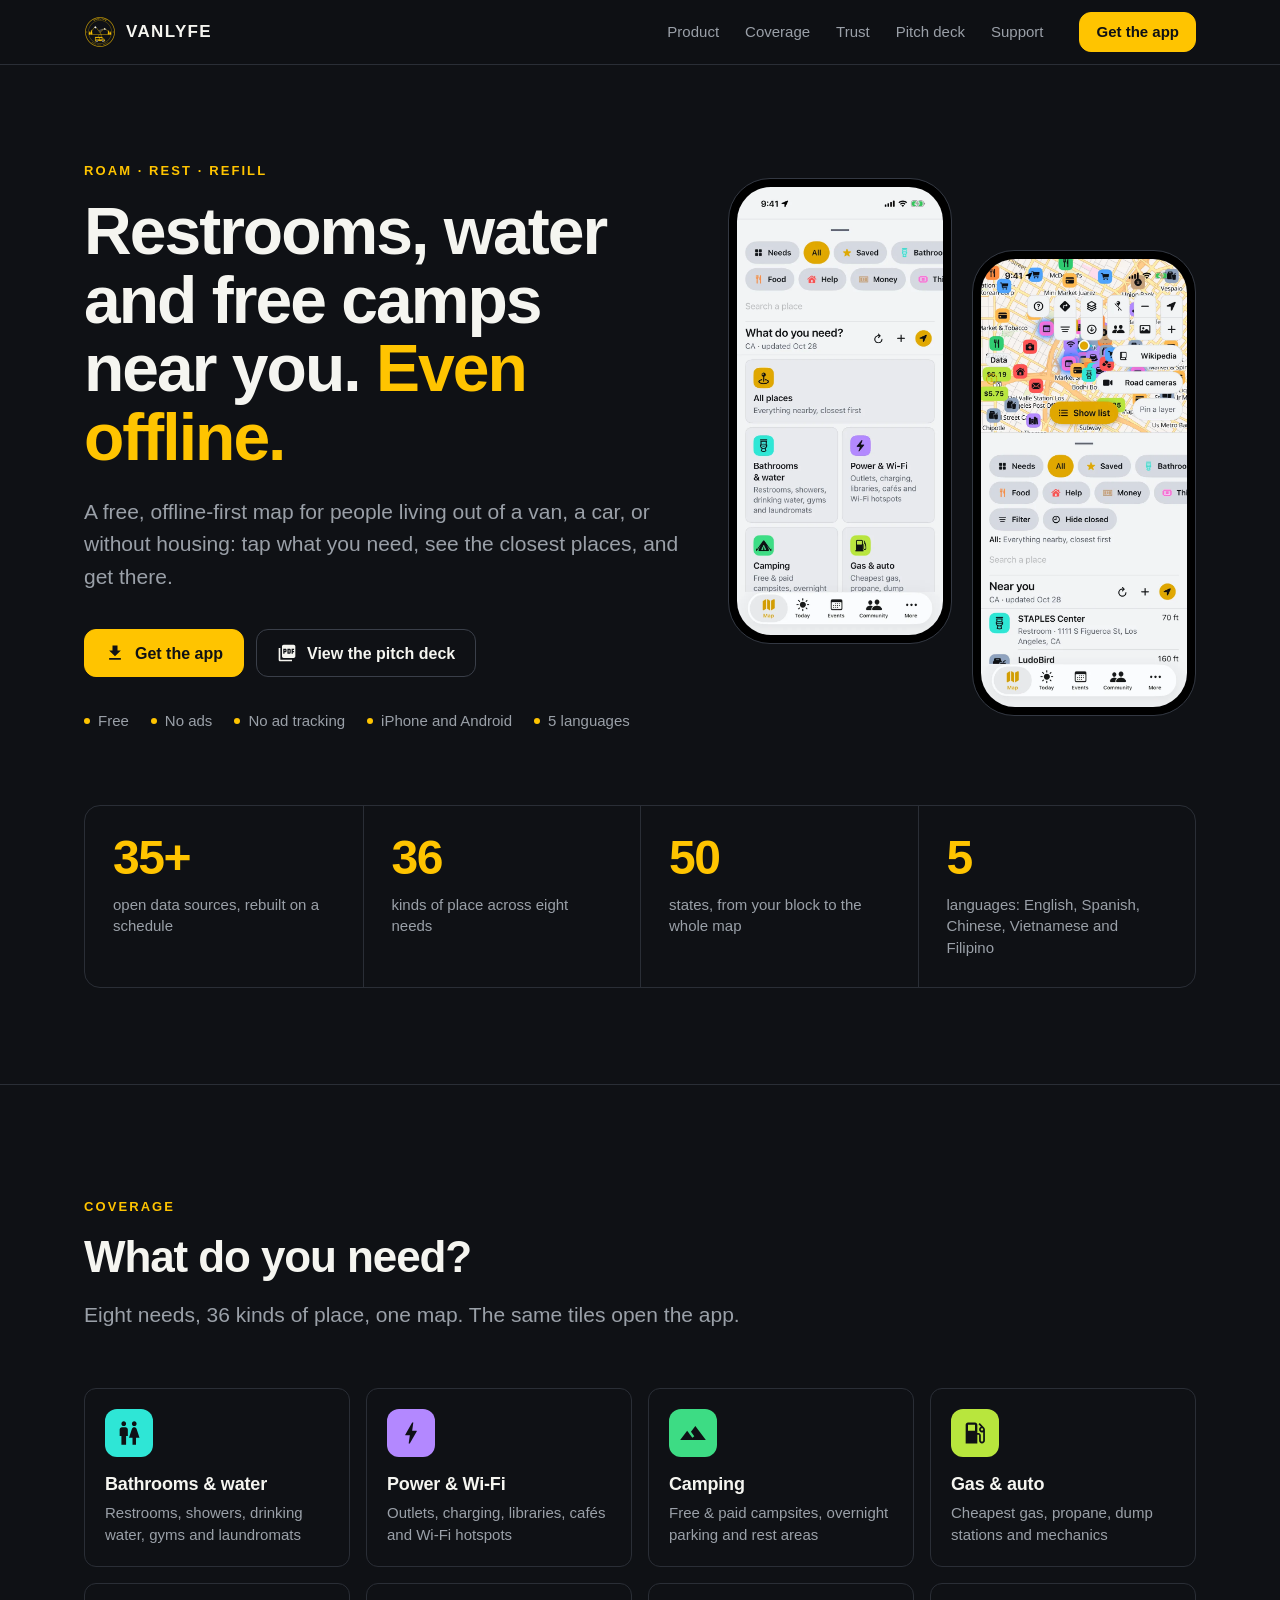
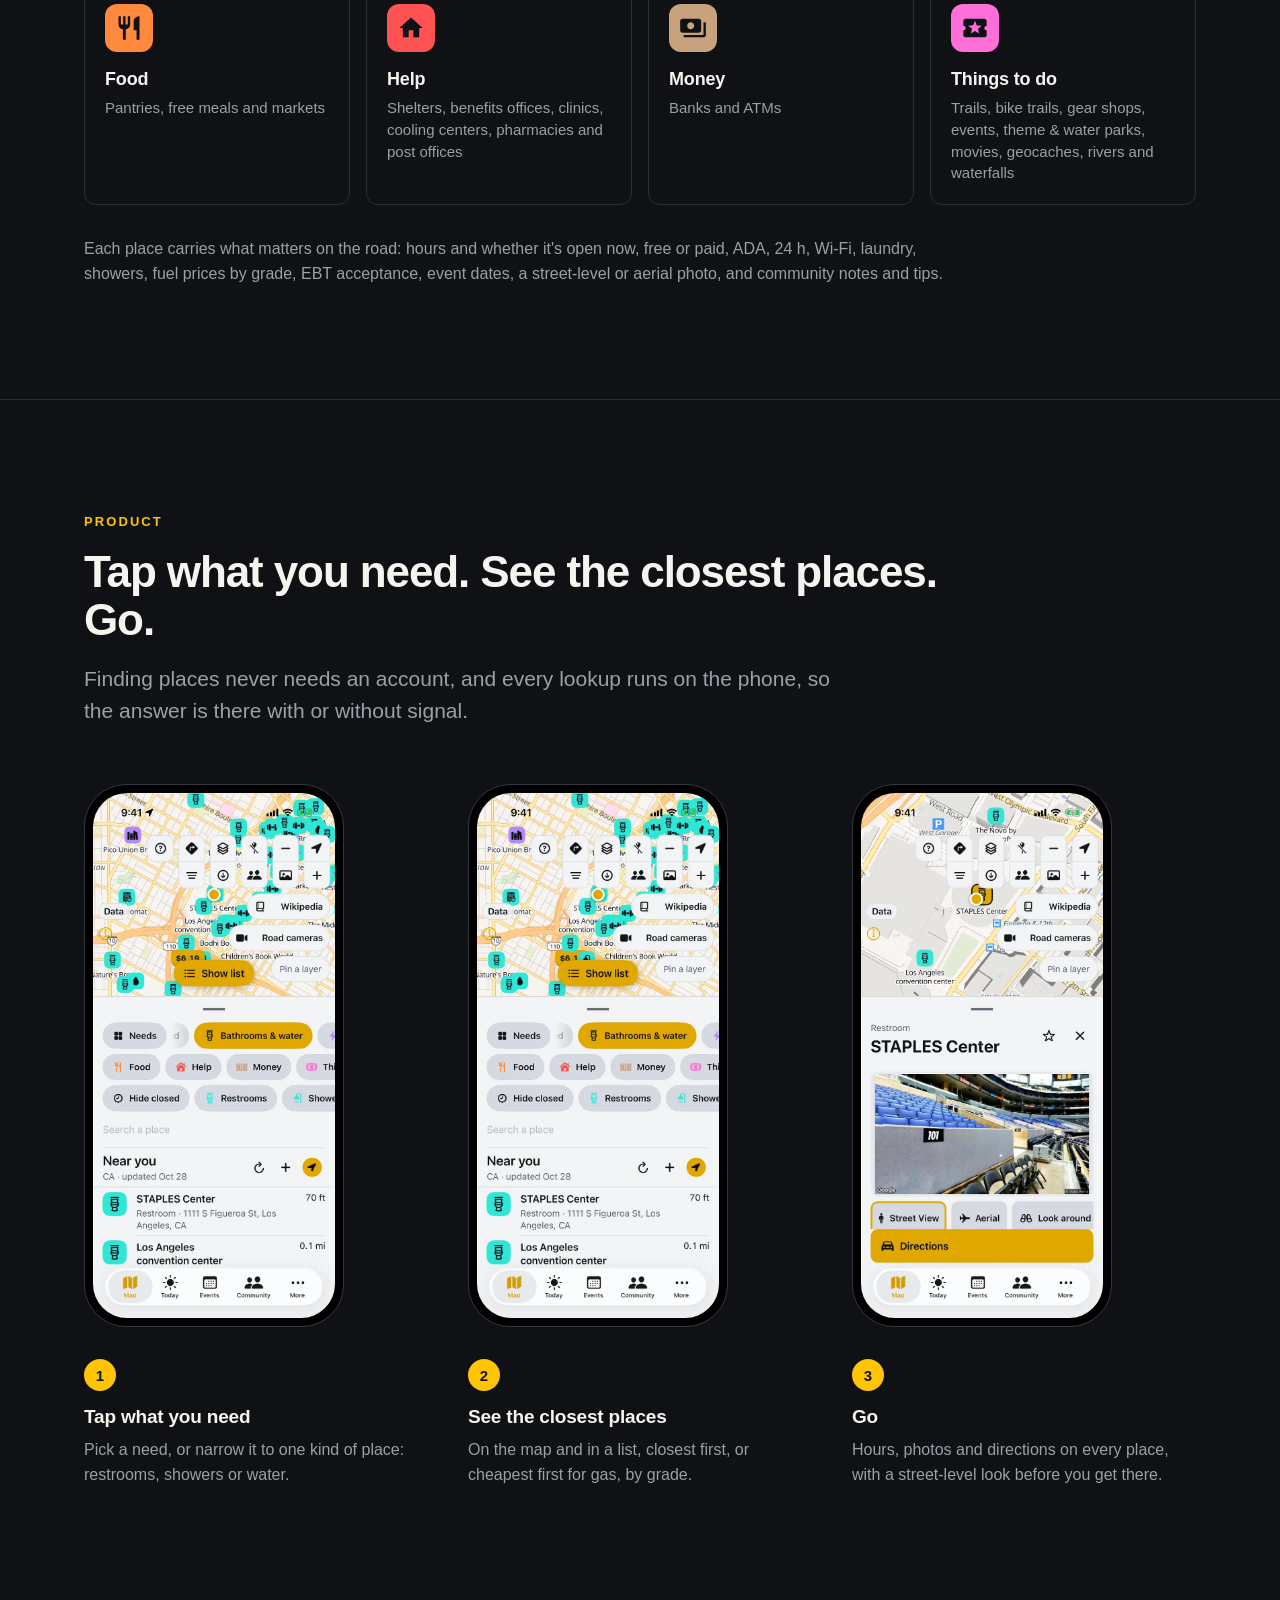
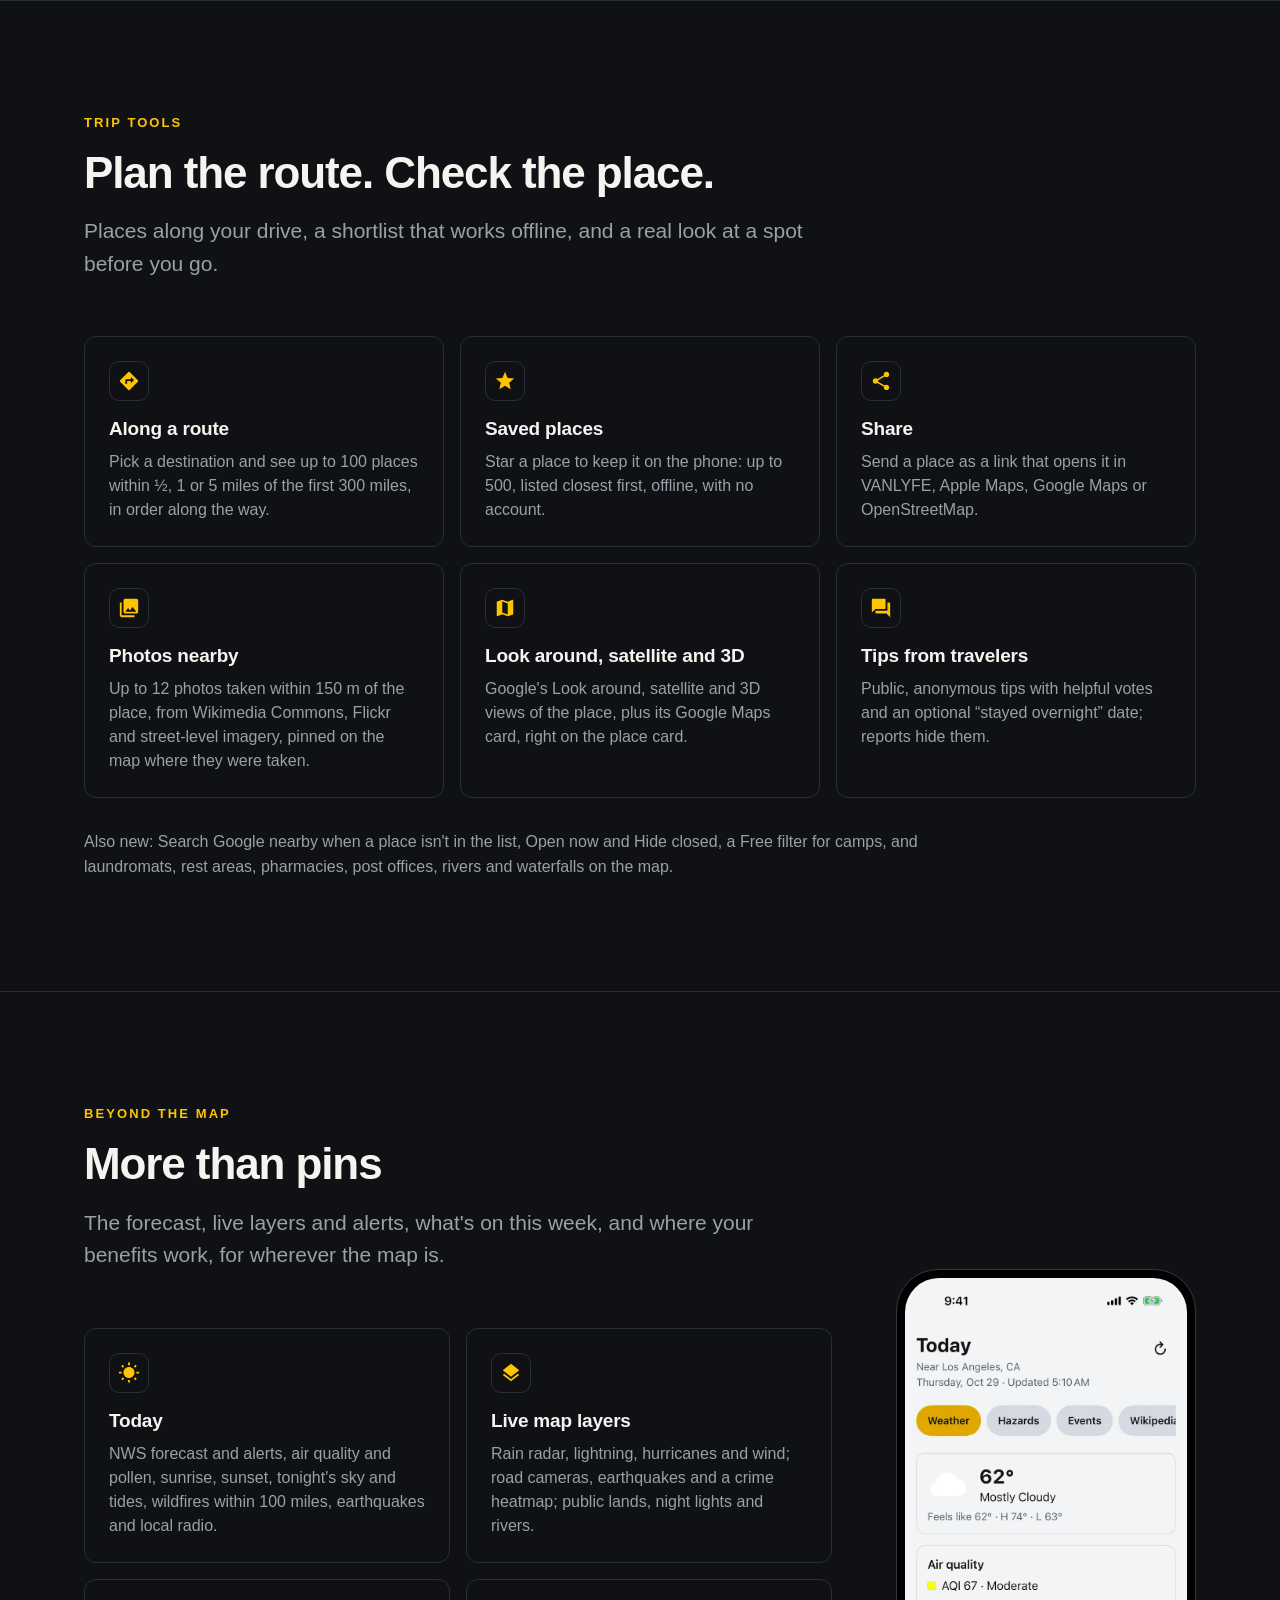
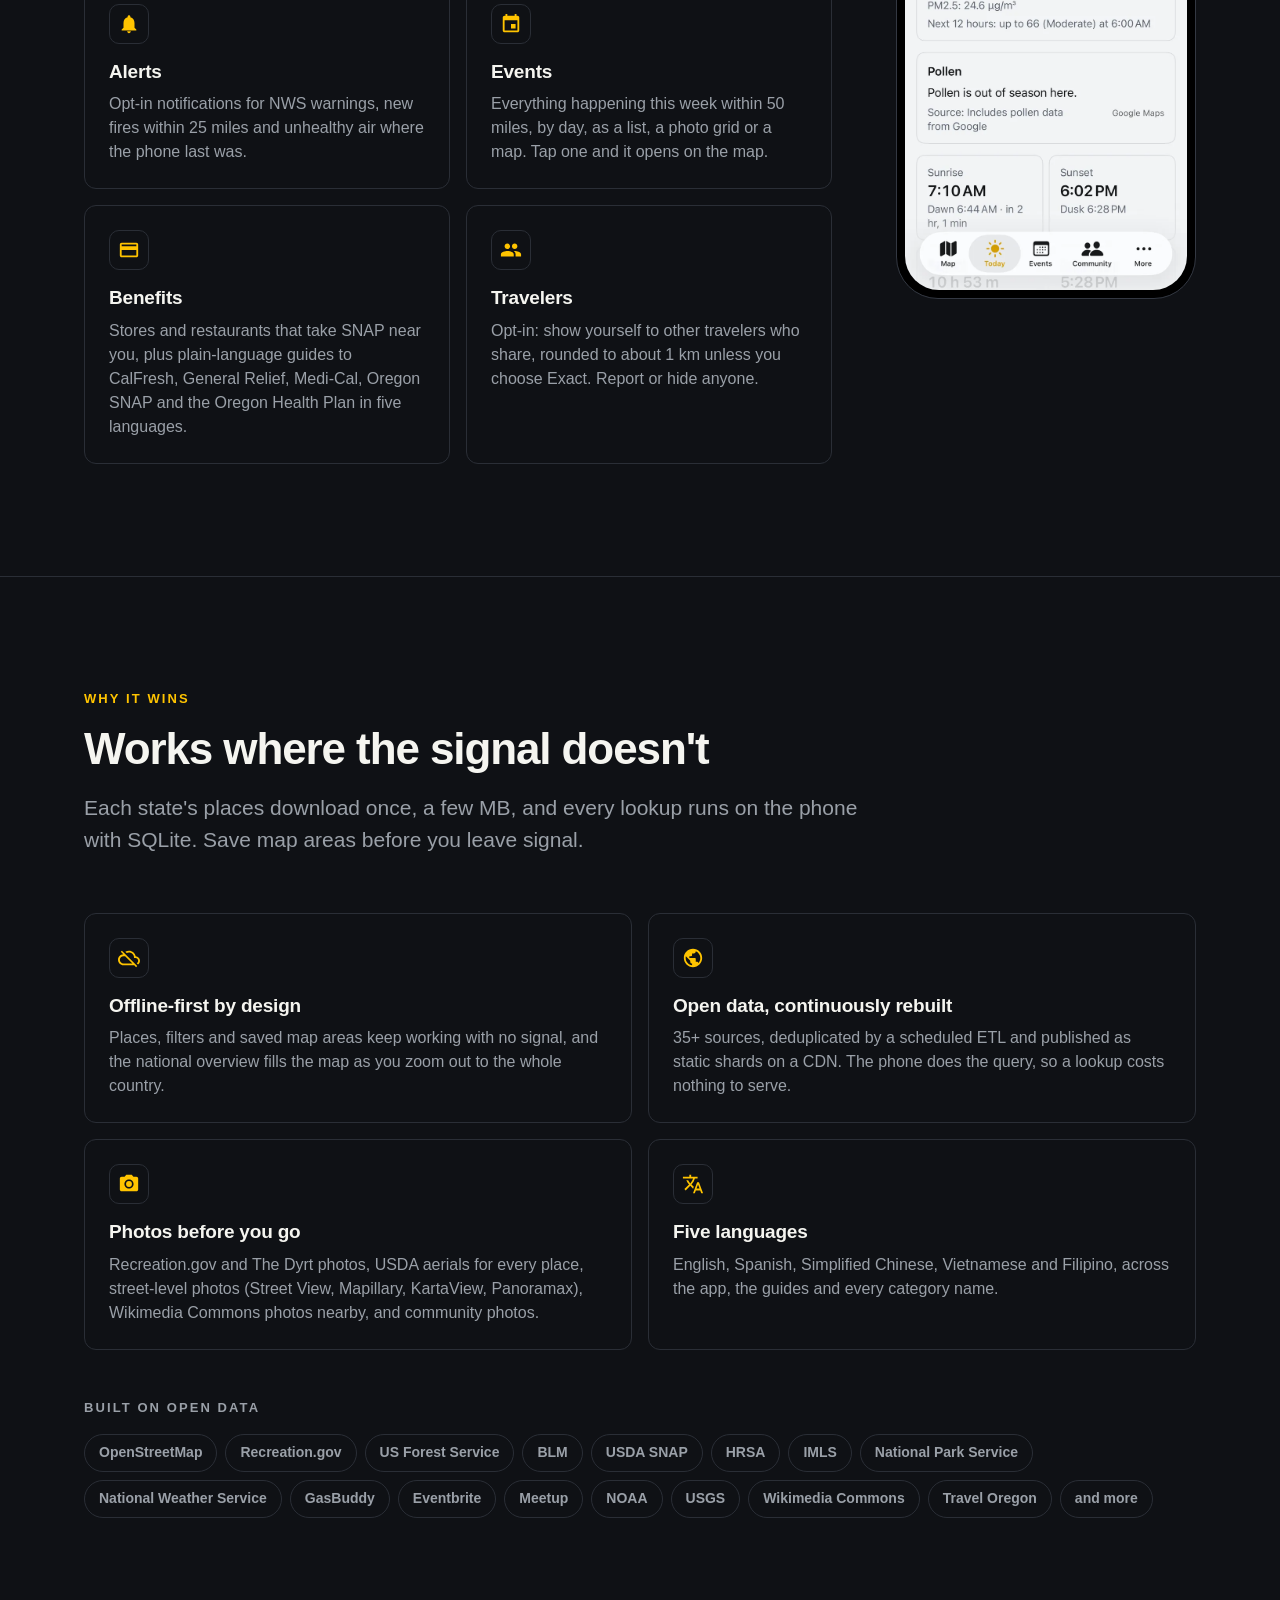
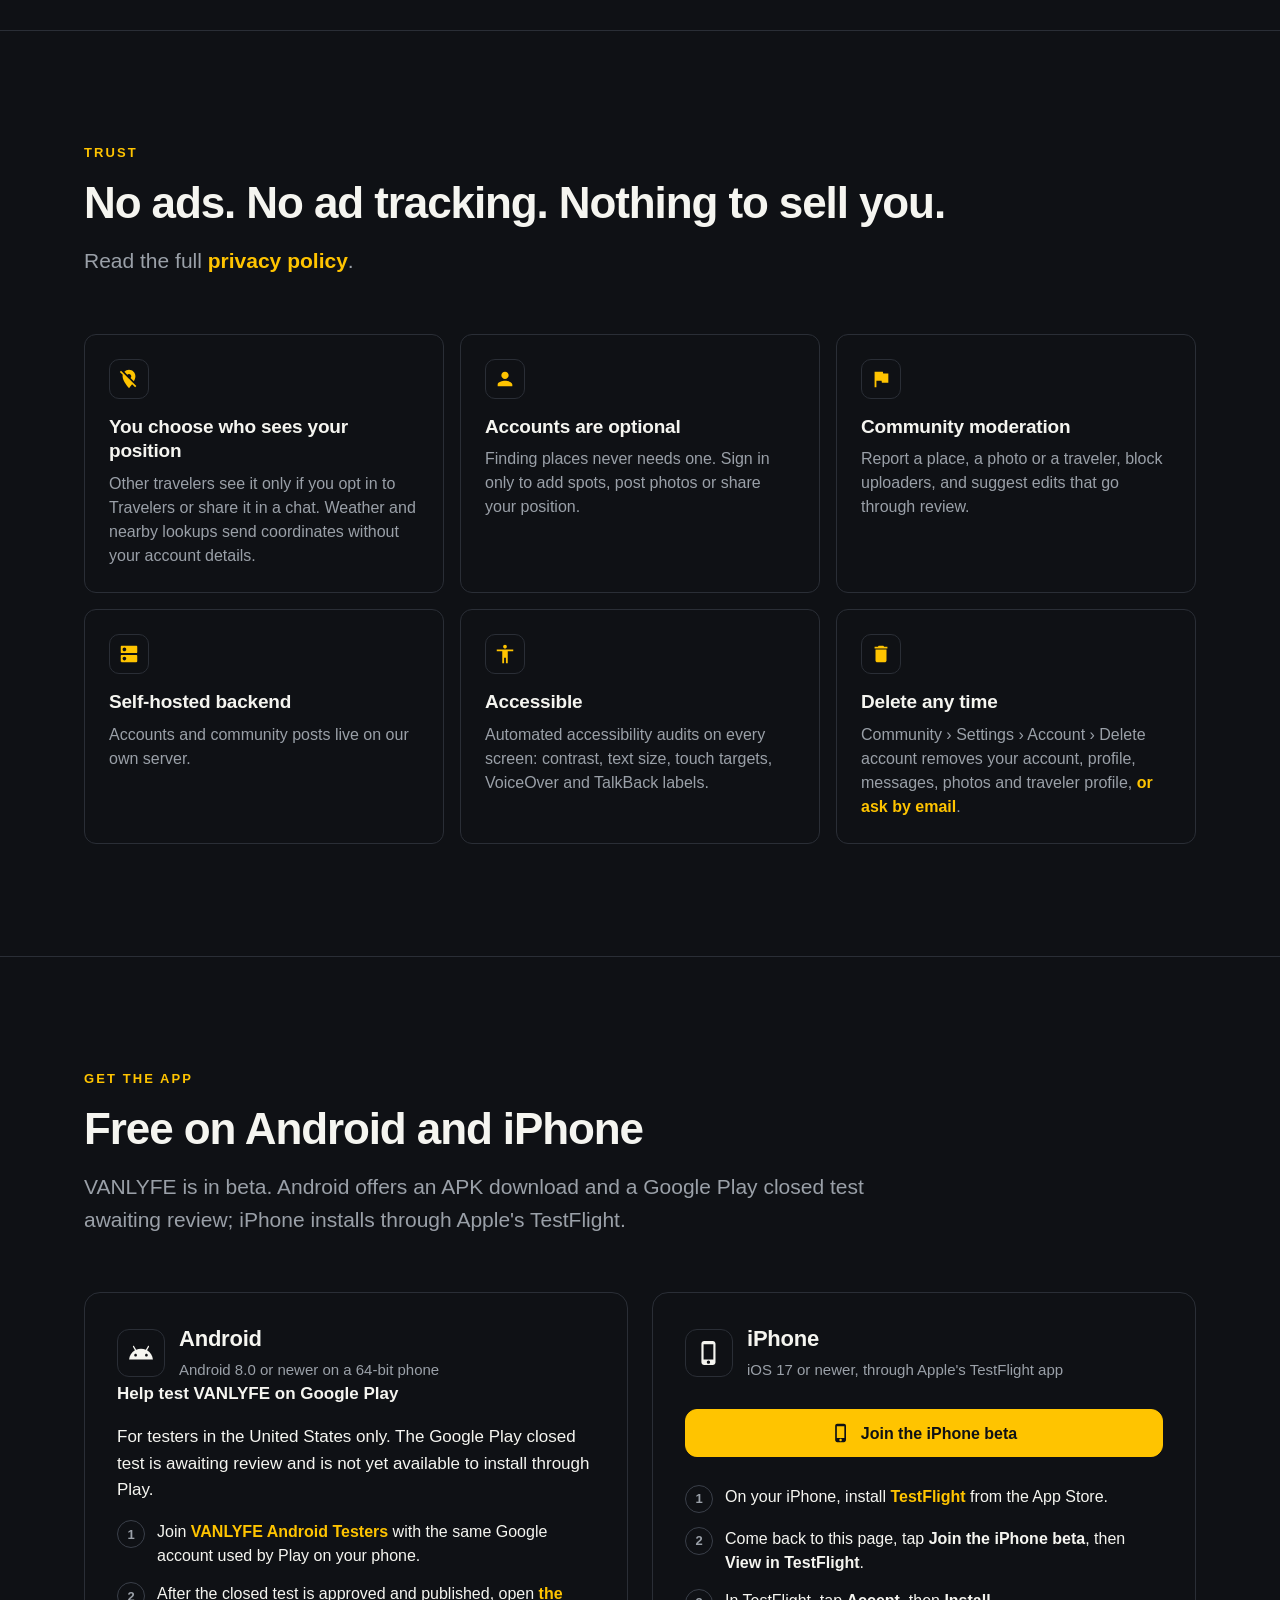
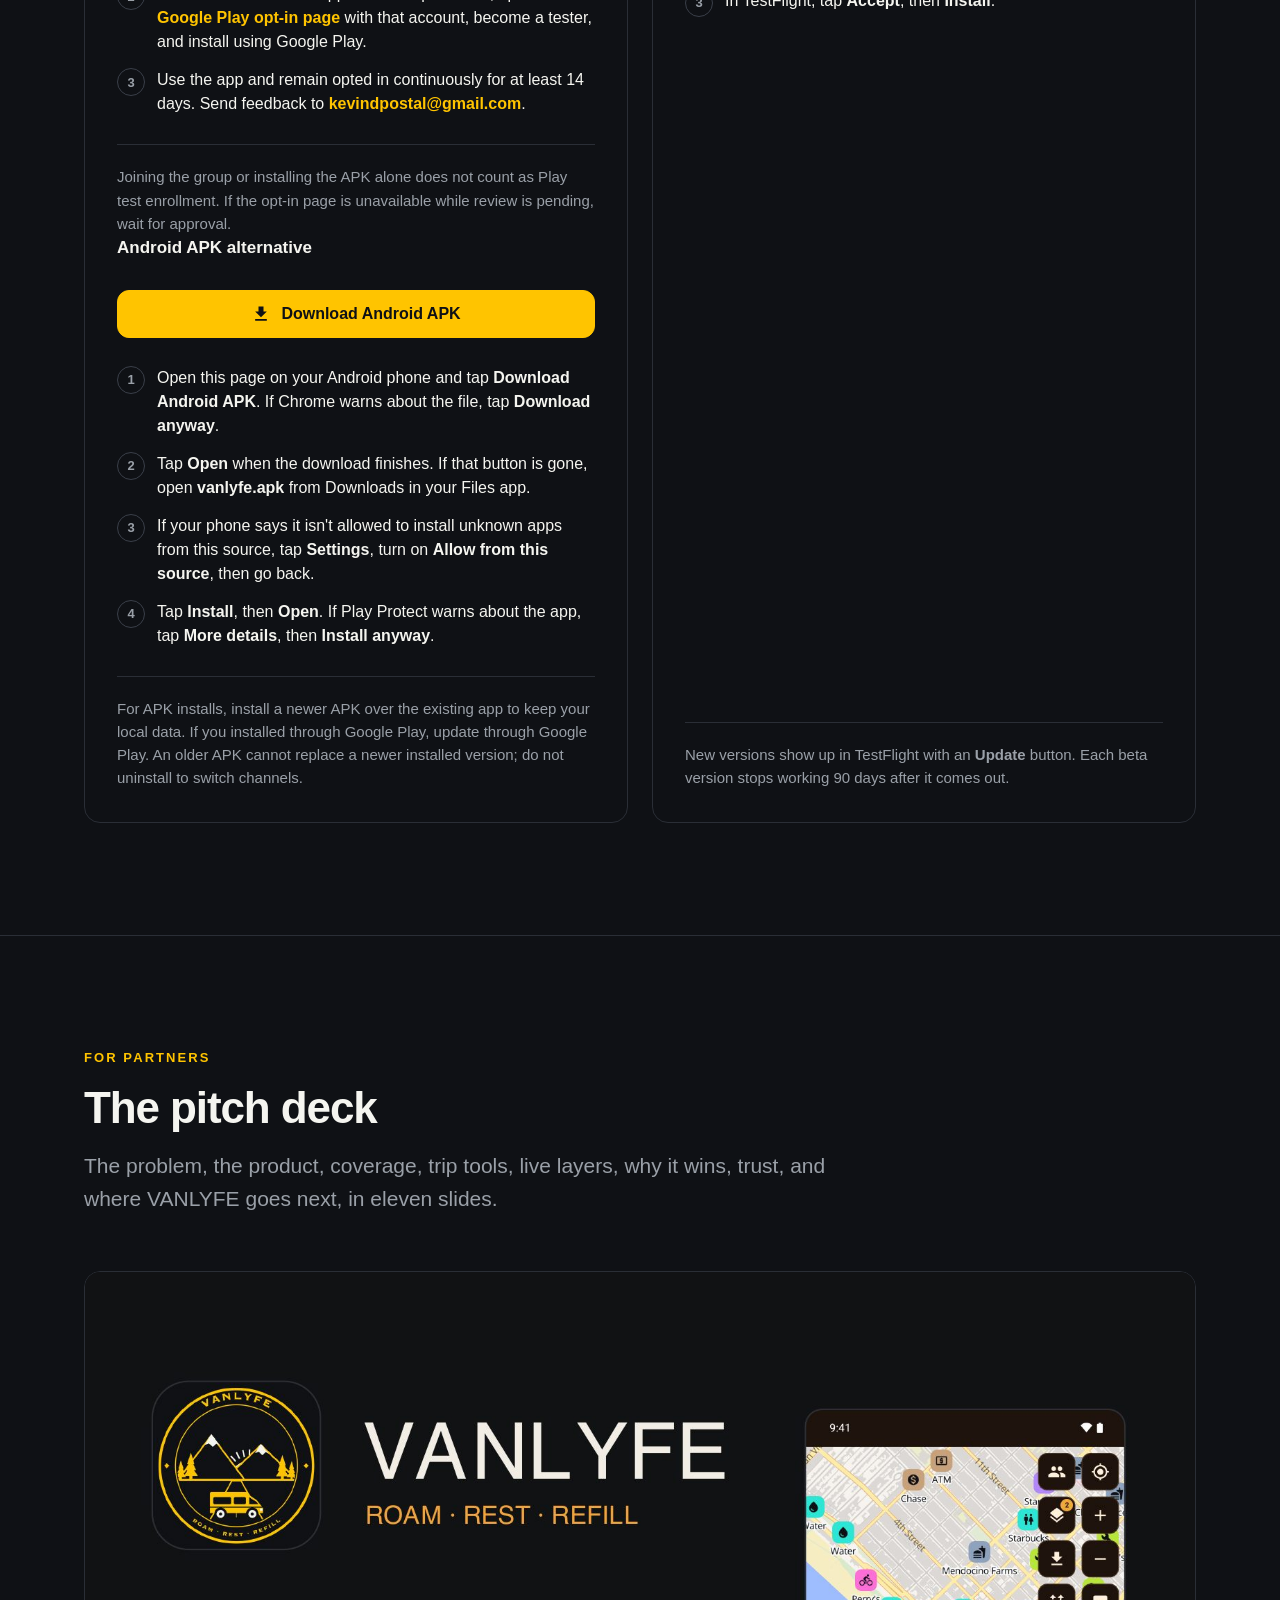
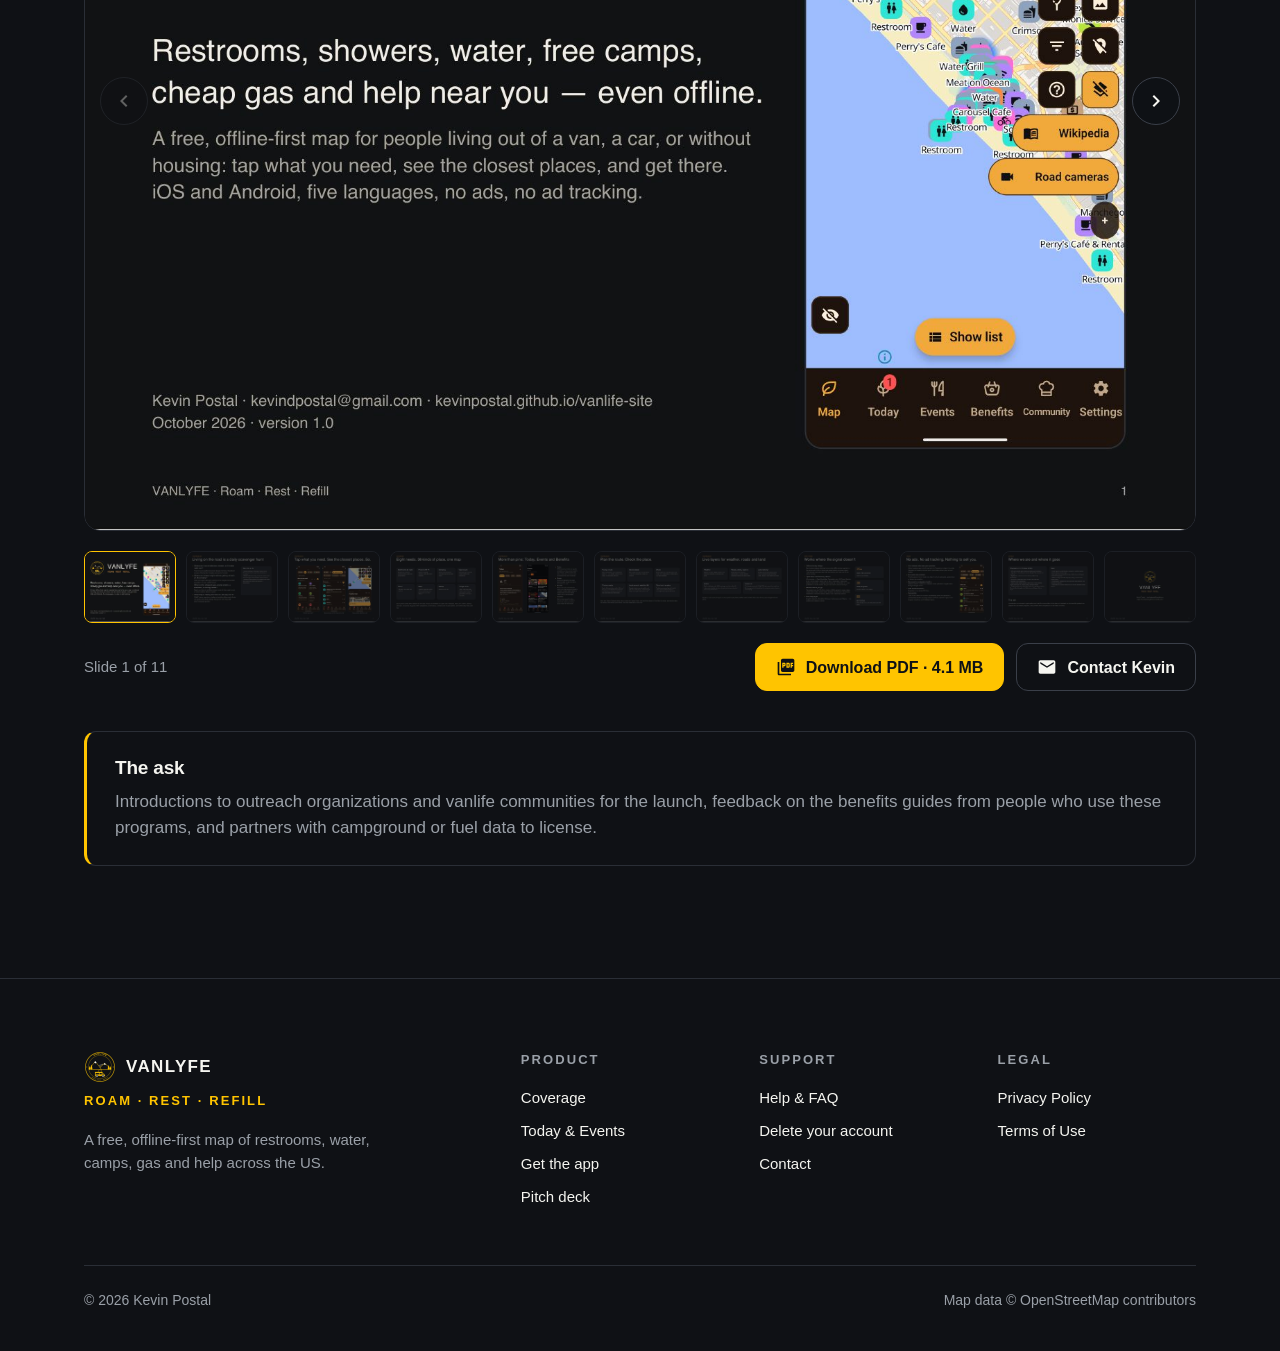
<file: download.html>
<!doctype html>
<html lang="en">
<head>
<meta charset="utf-8">
<meta name="viewport" content="width=device-width, initial-scale=1">
<title>Get VANLYFE</title>
<link rel="canonical" href="https://kevinpostal.github.io/vanlife-site/#download">
<meta name="theme-color" content="#0f1115">
<meta property="og:type" content="website">
<meta property="og:site_name" content="VANLYFE">
<meta property="og:title" content="Get VANLYFE · Roam · Rest · Refill">
<meta property="og:description" content="Restrooms, showers, water, free camps, cheap gas and help near you, even offline. Free beta: Android APK and iPhone TestFlight.">
<meta property="og:url" content="https://kevinpostal.github.io/vanlife-site/#download">
<meta property="og:image" content="https://kevinpostal.github.io/vanlife-site/assets/gen/og.jpg">
<meta property="og:image:width" content="1200">
<meta property="og:image:height" content="630">
<meta name="twitter:card" content="summary_large_image">
<meta http-equiv="refresh" content="0; url=./#download">
<script>location.replace("./" + (location.hash || "#download"));</script>
</head>
<body style="background:#0f1115;color:#f5f5f0;font-family:sans-serif">
<p><a href="./#download" style="color:#ffc400">Get VANLYFE</a></p>
</body>
</html>
</file>
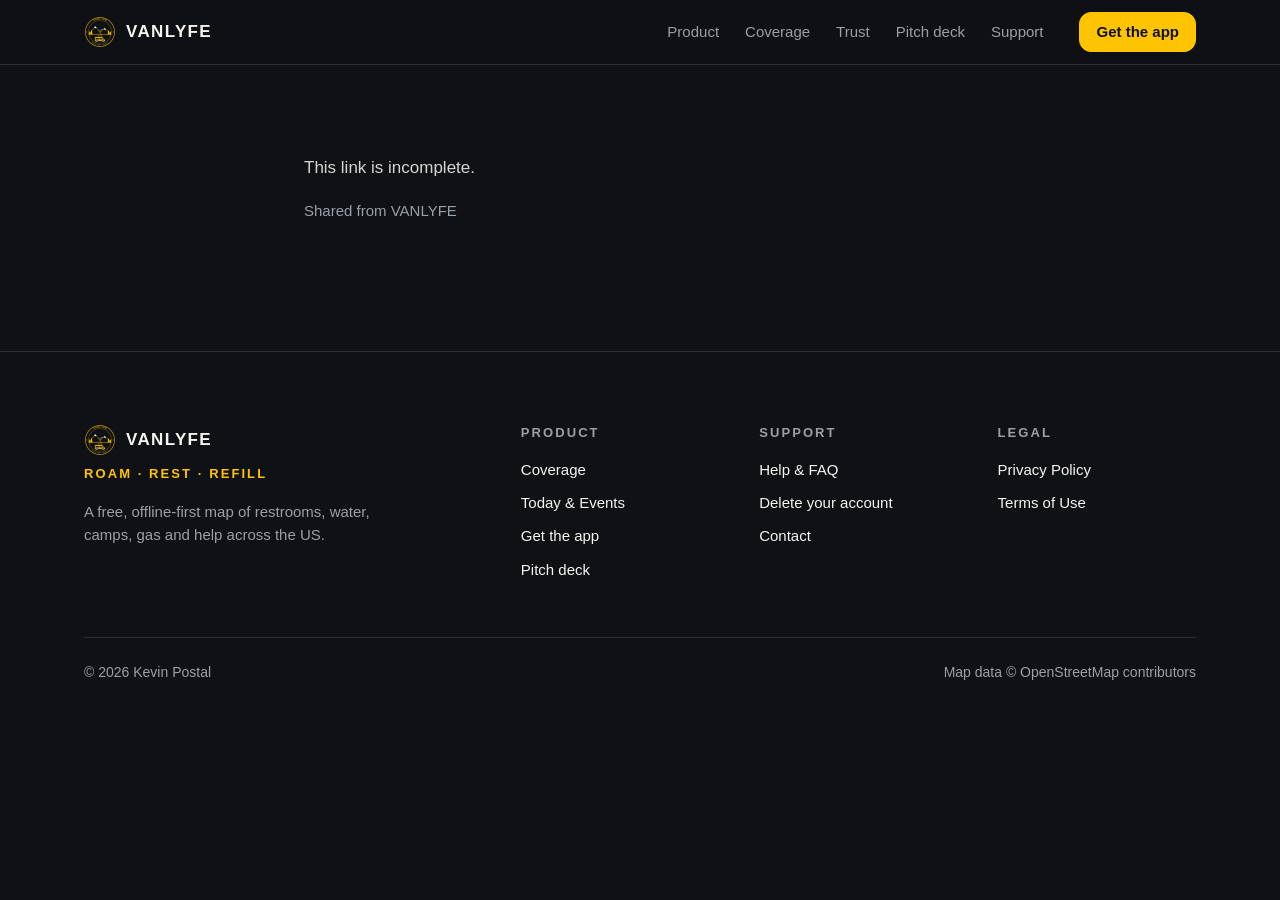
<file: place.html>
<!doctype html>
<html lang="en">
<head>
<meta charset="utf-8">
<meta name="viewport" content="width=device-width, initial-scale=1">
<title>VANLYFE</title>
<meta name="theme-color" content="#0f1115">
<link rel="icon" href="assets/gen/favicon-32.png" sizes="32x32" type="image/png">
<link rel="apple-touch-icon" href="assets/gen/apple-touch-icon.png">
<link rel="stylesheet" href="assets/site.css">
<meta name="vanlife-embed-key" content="AIzaSyCf6zVGnJ0Ii1yaxNO759JPV8WcVmd44ag">
<style>
.map { margin: 1.5em 0 0 }
.map iframe { display:block; width:100%; height:320px; border:0; border-radius:12px; background:var(--rule) }
.map-toggle { display:flex; gap:8px; margin-top:8px }
.map-toggle button { font:inherit; padding:8px 14px; border:1px solid var(--rule-strong); border-radius:999px; background:transparent; color:var(--text); cursor:pointer }
.map-toggle button[aria-pressed="true"] { background:var(--accent); border-color:var(--accent); color:var(--on-accent) }
</style>
</head>
<body>
<a class="skip" href="#main">Skip to content</a>
<header class="site-header">
  <div class="wrap">
    <a class="brand" href="./"><img src="assets/gen/badge-64.png" width="32" height="32" alt="">VANLYFE</a>
    <nav class="site-nav" aria-label="Main">
      <a href="./#product">Product</a>
      <a href="./#coverage">Coverage</a>
      <a href="./#trust">Trust</a>
      <a href="./#deck">Pitch deck</a>
      <a href="support.html">Support</a>
    </nav>
    <a class="btn btn-primary btn-sm" href="./#download">Get the app</a>
  </div>
</header>
<main id="main" class="page"><div class="wrap prose">
<h1 id="name">Shared place</h1>
<p id="incomplete" hidden>This link is incomplete.</p>
<div id="links" class="stack" hidden>
  <a id="open-app" class="btn btn-primary" href="#">Open in VANLYFE</a>
  <a id="apple-maps" class="btn" href="#">Apple Maps</a>
  <a id="google-maps" class="btn" href="#">Google Maps</a>
  <a id="osm" class="btn" href="#">OpenStreetMap</a>
</div>
<div id="map" class="map" hidden><iframe id="map-frame" title="Map of the shared place" referrerpolicy="strict-origin-when-cross-origin" loading="lazy" allowfullscreen></iframe><div class="map-toggle"><button type="button" id="map-road" aria-pressed="true">Map</button><button type="button" id="map-sat" aria-pressed="false">Satellite</button></div></div>
<p class="muted">Shared from VANLYFE</p>
</div></main>
<script>
(function () {
  var params = new URLSearchParams(location.search);
  var uid = params.get("uid") || "";
  var latText = params.get("lat"), lonText = params.get("lon");
  var lat = latText === null || latText.trim() === "" ? NaN : Number(latText);
  var lon = lonText === null || lonText.trim() === "" ? NaN : Number(lonText);
  var name = (params.get("name") || "").trim();
  var valid = /^[a-z0-9_]+:[^\s]{1,200}$/.test(uid) && isFinite(lat) && isFinite(lon) &&
    lat >= -90 && lat <= 90 && lon >= -180 && lon <= 180;
  if (!valid) {
    document.getElementById("name").hidden = true;
    document.getElementById("incomplete").hidden = false;
    return;
  }
  if (name) {
    document.getElementById("name").textContent = name;
    document.title = name + " · VANLYFE";
  }
  document.getElementById("open-app").href = "vanlyfe://place?uid=" + encodeURIComponent(uid) + "&lat=" + lat + "&lon=" + lon;
  document.getElementById("apple-maps").href = "https://maps.apple.com/?ll=" + lat + "," + lon + "&q=" + encodeURIComponent(name || "Shared place");
  document.getElementById("google-maps").href = "https://www.google.com/maps/search/?api=1&query=" + lat + "," + lon;
  document.getElementById("osm").href = "https://www.openstreetmap.org/?mlat=" + lat + "&mlon=" + lon + "#map=16/" + lat + "/" + lon;
  document.getElementById("links").hidden = false;
  // Google's map of the place (Maps Embed API); builds without a key keep the placeholder and show no map.
  var key = document.querySelector('meta[name="vanlife-embed-key"]').content;
  if (!key || key.indexOf("__") === 0) return;
  var frame = document.getElementById("map-frame");
  var road = document.getElementById("map-road"), sat = document.getElementById("map-sat");
  function show(satellite) {
    frame.src = "https://www.google.com/maps/embed/v1/place?key=" + encodeURIComponent(key) + "&q=" + lat + "," + lon +
      "&zoom=" + (satellite ? 18 : 16) + "&maptype=" + (satellite ? "satellite" : "roadmap");
    road.setAttribute("aria-pressed", String(!satellite));
    sat.setAttribute("aria-pressed", String(satellite));
  }
  road.onclick = function () { show(false); };
  sat.onclick = function () { show(true); };
  show(false);
  document.getElementById("map").hidden = false;
})();
</script>
<footer class="site-footer">
  <div class="wrap">
    <div class="footer-grid">
      <div class="footer-brand">
        <a class="brand" href="./"><img src="assets/gen/badge-64.png" width="32" height="32" alt="">VANLYFE</a>
        <p class="tagline">Roam · Rest · Refill</p>
        <p>A free, offline-first map of restrooms, water, camps, gas and help across the US.</p>
      </div>
      <nav aria-label="Product"><h2 class="footer-h">Product</h2><ul><li><a href="./#coverage">Coverage</a></li><li><a href="./#more">Today &amp; Events</a></li><li><a href="./#download">Get the app</a></li><li><a href="./#deck">Pitch deck</a></li></ul></nav>
      <nav aria-label="Support"><h2 class="footer-h">Support</h2><ul><li><a href="support.html">Help &amp; FAQ</a></li><li><a href="support.html#delete-account">Delete your account</a></li><li><a href="mailto:kevindpostal@gmail.com">Contact</a></li></ul></nav>
      <nav aria-label="Legal"><h2 class="footer-h">Legal</h2><ul><li><a href="privacy.html">Privacy Policy</a></li><li><a href="terms.html">Terms of Use</a></li></ul></nav>
    </div>
    <div class="footer-bottom"><span>© 2026 Kevin Postal</span><span>Map data © OpenStreetMap contributors</span></div>
  </div>
</footer>
</body>
</html>
</file>
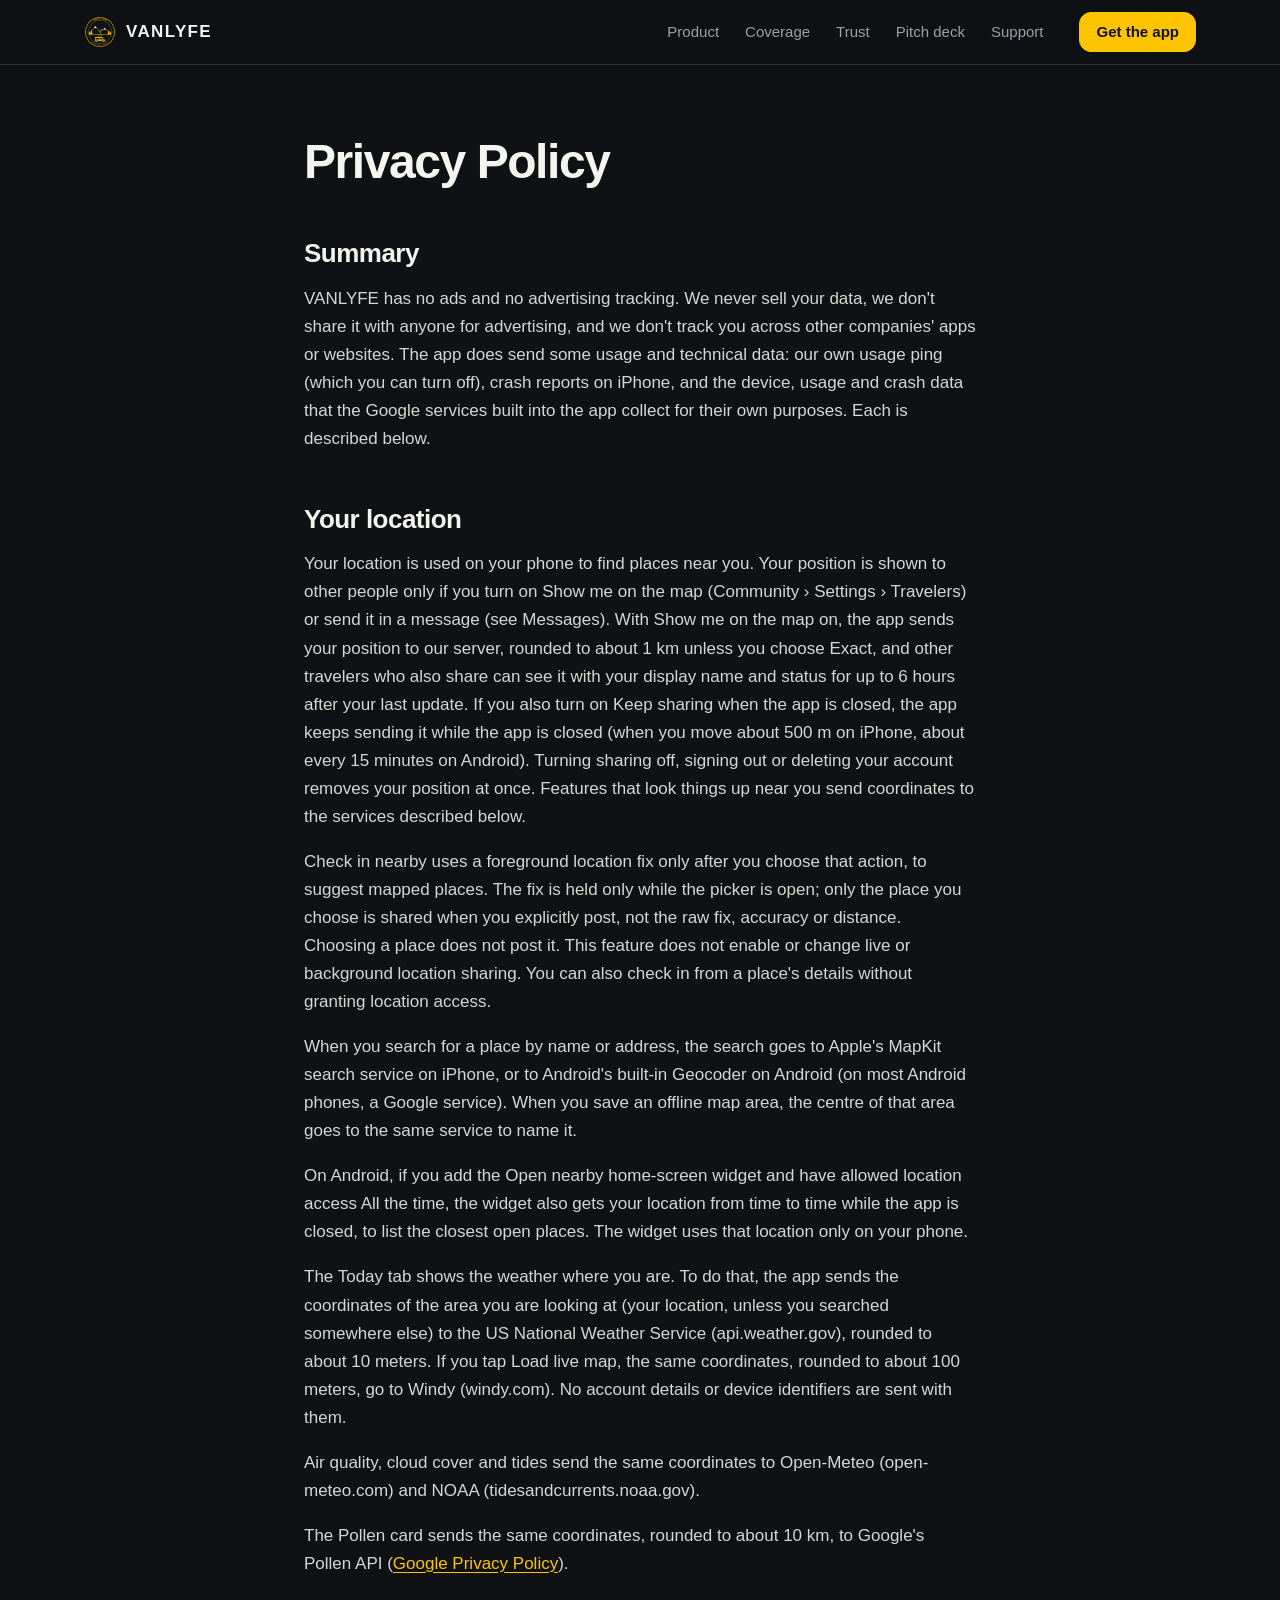
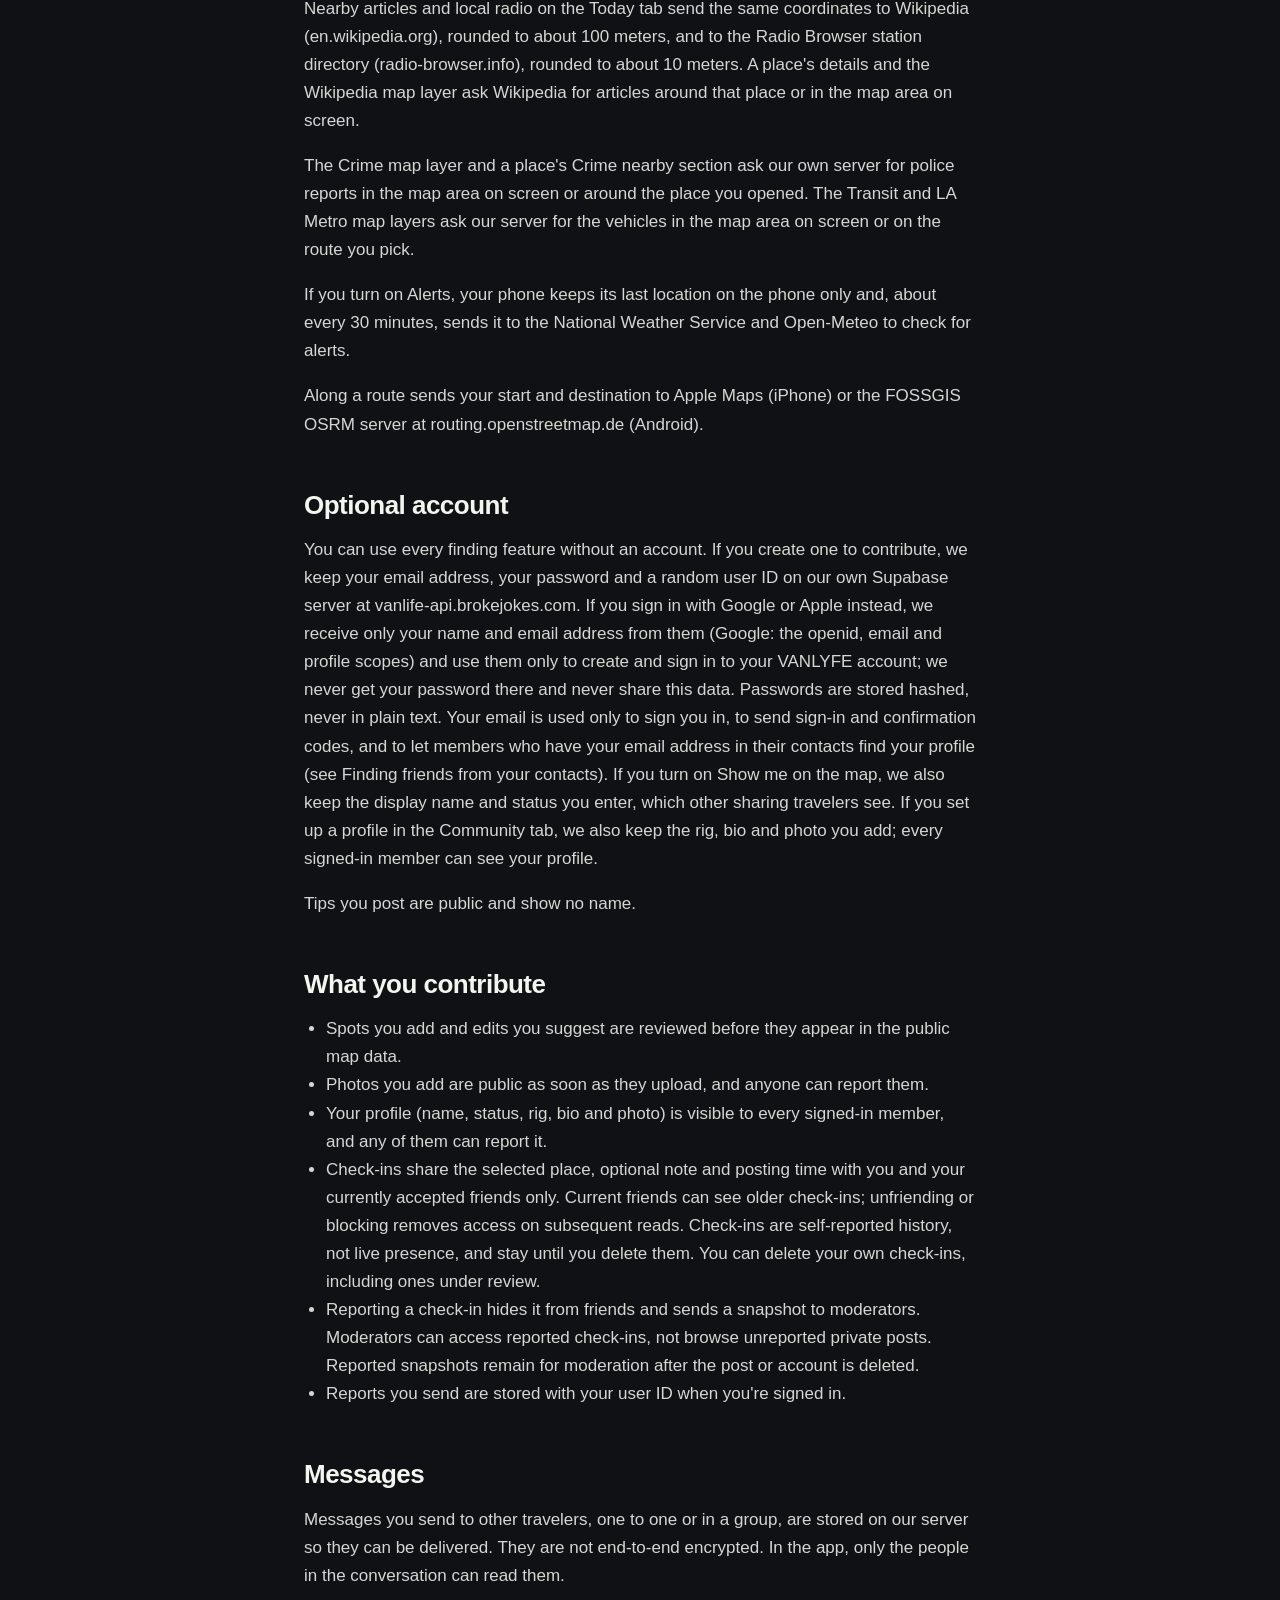
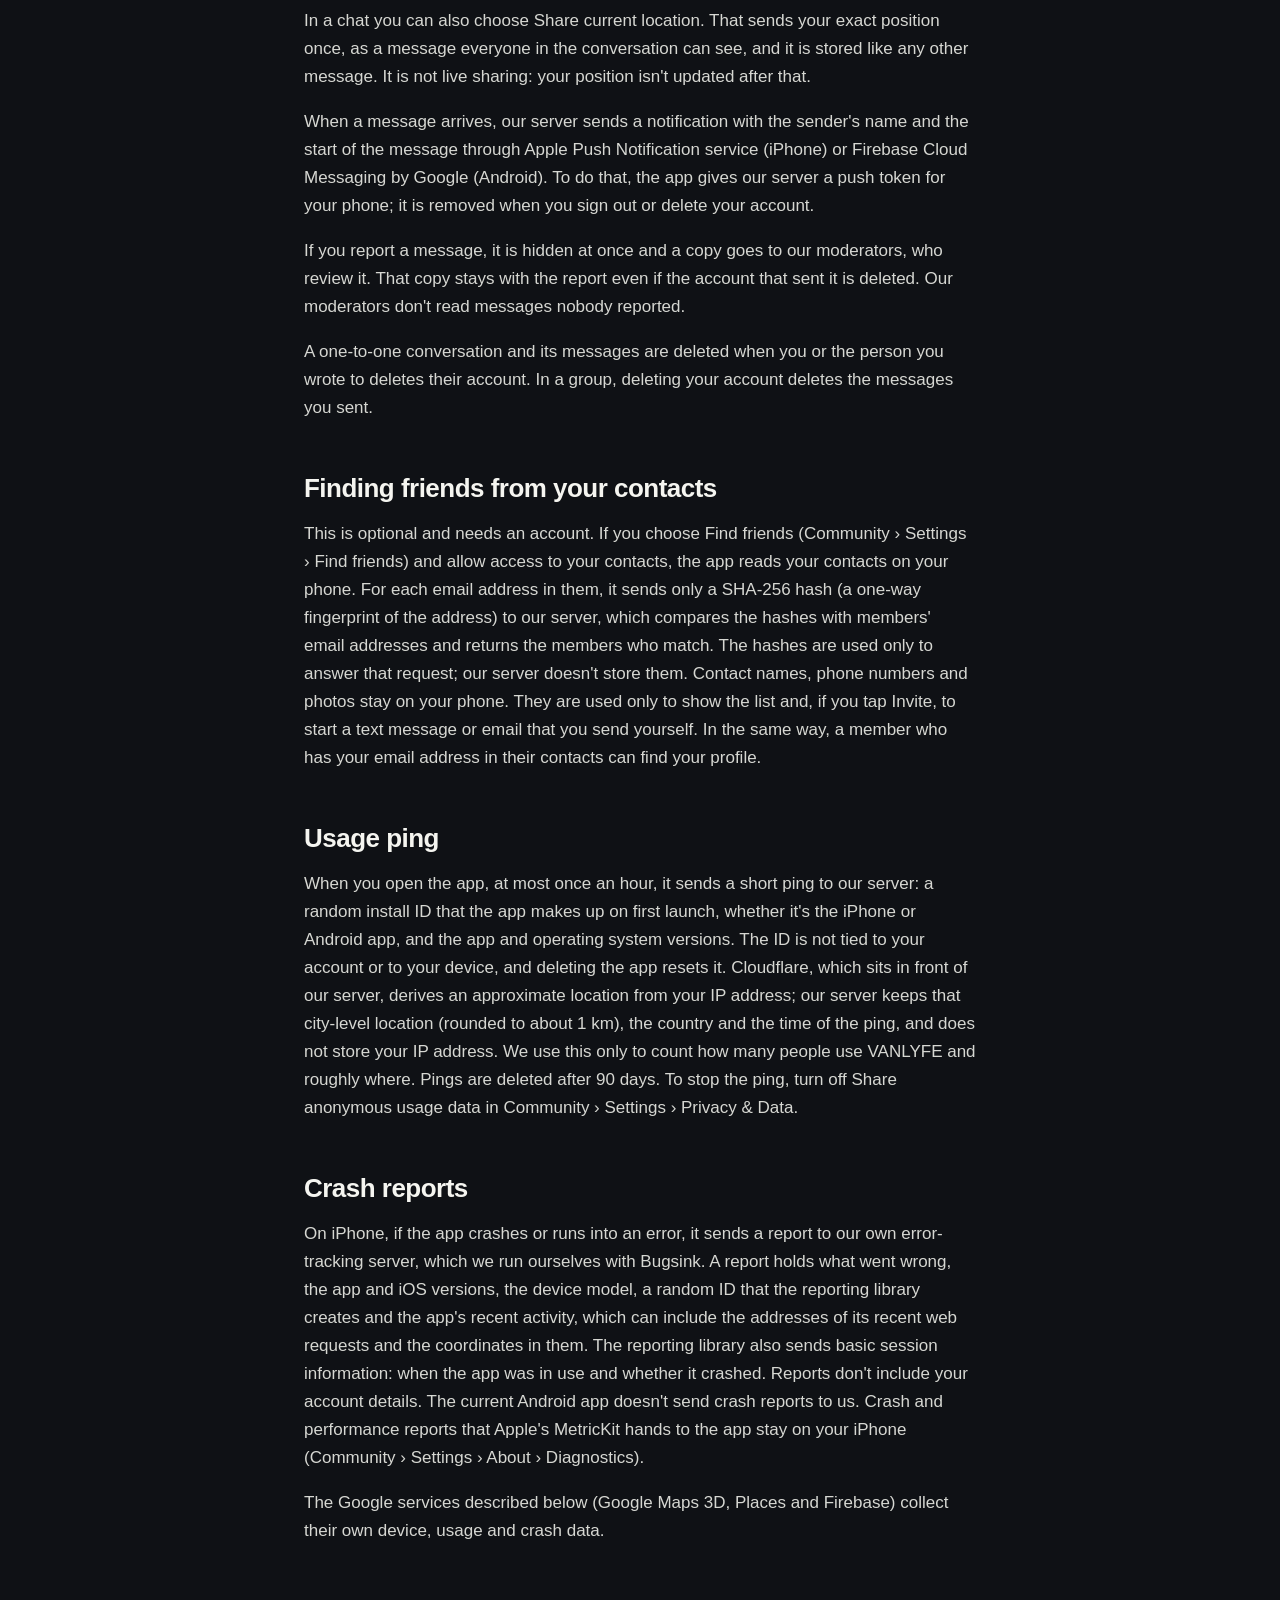
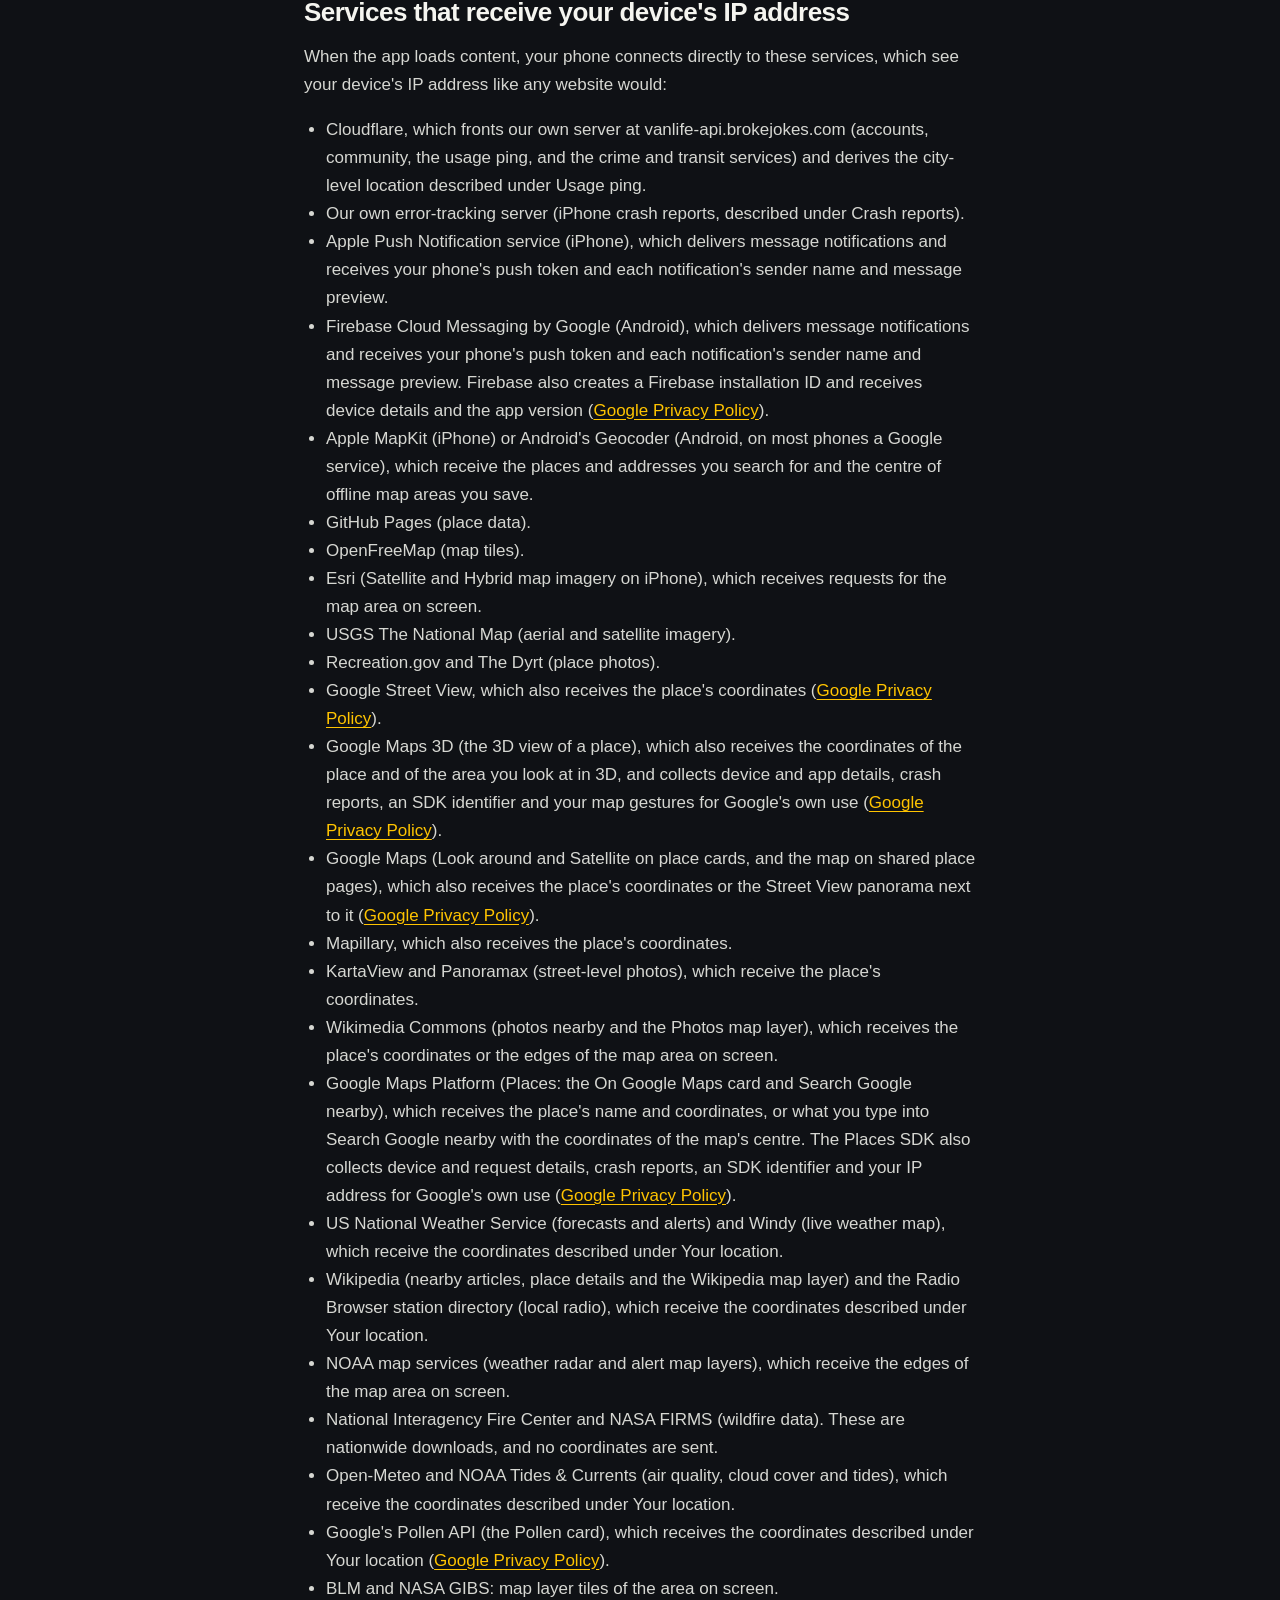
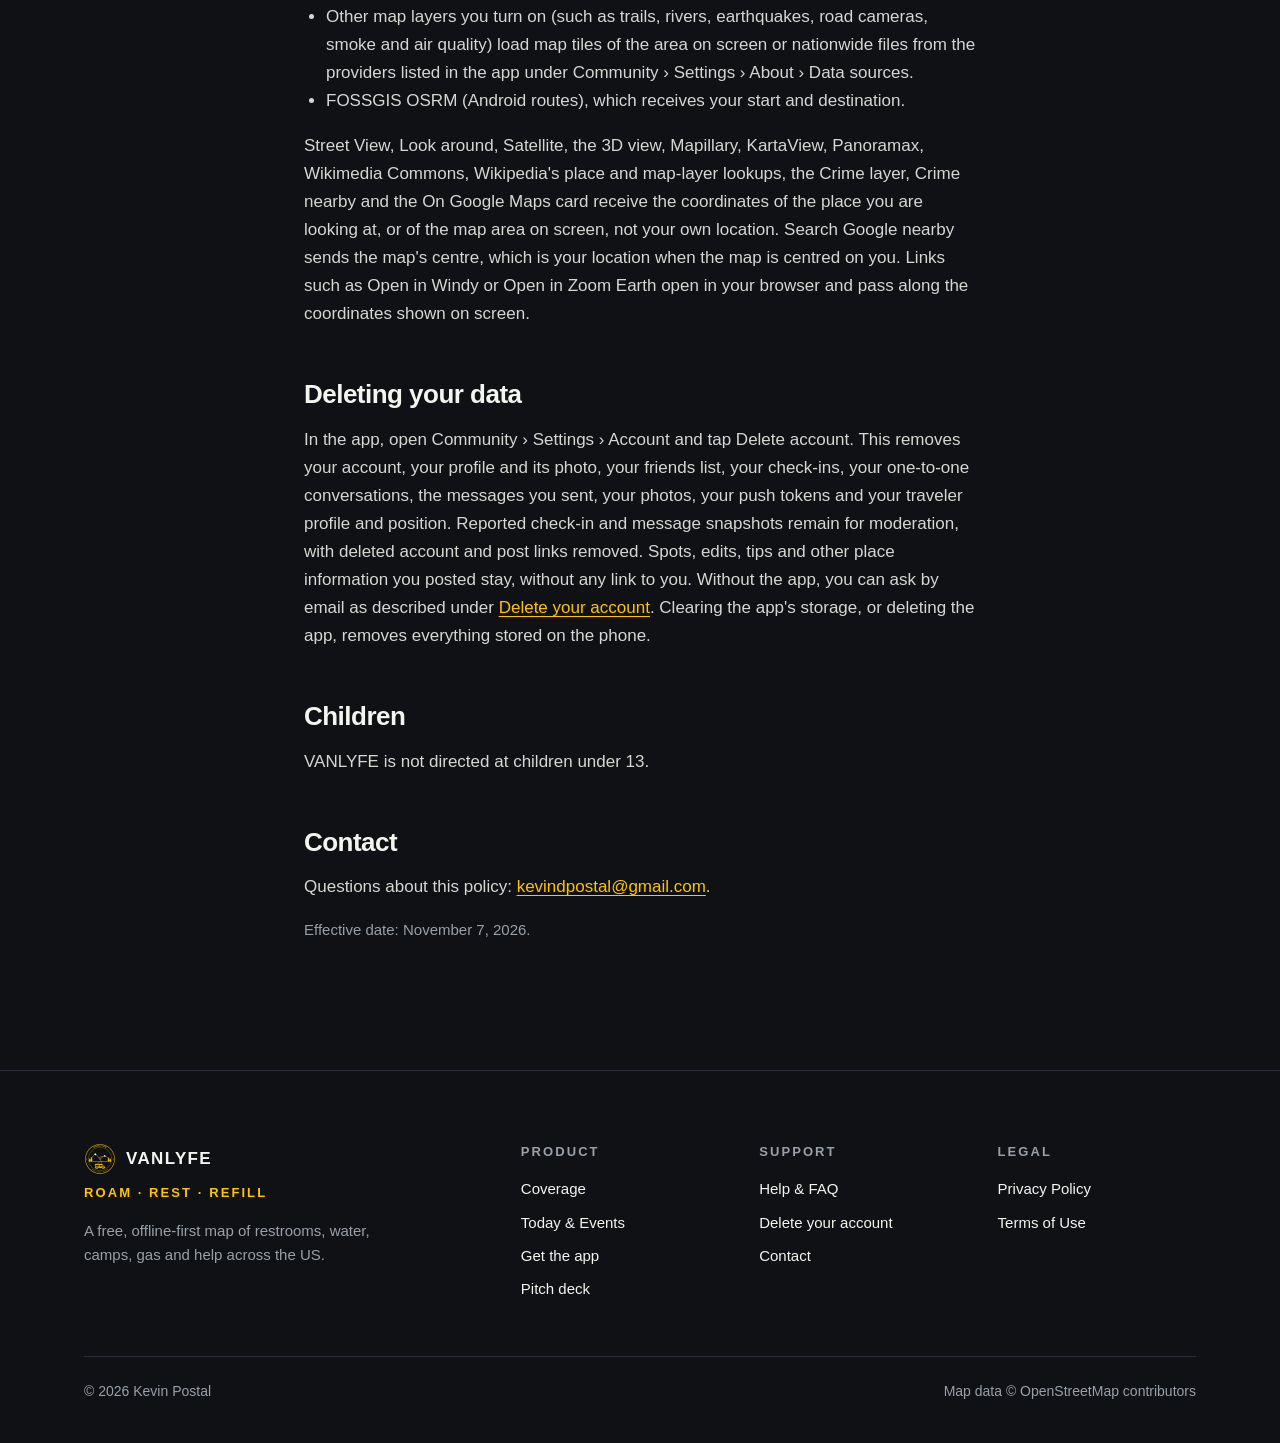
<file: privacy.html>
<!doctype html>
<html lang="en">
<head>
<meta charset="utf-8">
<meta name="viewport" content="width=device-width, initial-scale=1">
<title>VANLYFE Privacy Policy</title>
<meta name="theme-color" content="#0f1115">
<link rel="icon" href="assets/gen/favicon-32.png" sizes="32x32" type="image/png">
<link rel="apple-touch-icon" href="assets/gen/apple-touch-icon.png">
<link rel="stylesheet" href="assets/site.css">
</head>
<body>
<a class="skip" href="#main">Skip to content</a>
<header class="site-header">
  <div class="wrap">
    <a class="brand" href="./"><img src="assets/gen/badge-64.png" width="32" height="32" alt="">VANLYFE</a>
    <nav class="site-nav" aria-label="Main">
      <a href="./#product">Product</a>
      <a href="./#coverage">Coverage</a>
      <a href="./#trust">Trust</a>
      <a href="./#deck">Pitch deck</a>
      <a href="support.html">Support</a>
    </nav>
    <a class="btn btn-primary btn-sm" href="./#download">Get the app</a>
  </div>
</header>
<main id="main" class="page"><div class="wrap prose">
<h1>Privacy Policy</h1>

<h2>Summary</h2>
<p>VANLYFE has no ads and no advertising tracking. We never sell your data, we don't share it with anyone for advertising, and we don't track you across other companies' apps or websites. The app does send some usage and technical data: our own usage ping (which you can turn off), crash reports on iPhone, and the device, usage and crash data that the Google services built into the app collect for their own purposes. Each is described below.</p>

<h2>Your location</h2>
<p>Your location is used on your phone to find places near you. Your position is shown to other people only if you turn on Show me on the map (Community › Settings › Travelers) or send it in a message (see Messages). With Show me on the map on, the app sends your position to our server, rounded to about 1 km unless you choose Exact, and other travelers who also share can see it with your display name and status for up to 6 hours after your last update. If you also turn on Keep sharing when the app is closed, the app keeps sending it while the app is closed (when you move about 500 m on iPhone, about every 15 minutes on Android). Turning sharing off, signing out or deleting your account removes your position at once. Features that look things up near you send coordinates to the services described below.</p>
<p>Check in nearby uses a foreground location fix only after you choose that action, to suggest mapped places. The fix is held only while the picker is open; only the place you choose is shared when you explicitly post, not the raw fix, accuracy or distance. Choosing a place does not post it. This feature does not enable or change live or background location sharing. You can also check in from a place's details without granting location access.</p>
<p>When you search for a place by name or address, the search goes to Apple's MapKit search service on iPhone, or to Android's built-in Geocoder on Android (on most Android phones, a Google service). When you save an offline map area, the centre of that area goes to the same service to name it.</p>
<p>On Android, if you add the Open nearby home-screen widget and have allowed location access All the time, the widget also gets your location from time to time while the app is closed, to list the closest open places. The widget uses that location only on your phone.</p>
<p>The Today tab shows the weather where you are. To do that, the app sends the coordinates of the area you are looking at (your location, unless you searched somewhere else) to the US National Weather Service (api.weather.gov), rounded to about 10 meters. If you tap Load live map, the same coordinates, rounded to about 100 meters, go to Windy (windy.com). No account details or device identifiers are sent with them.</p>
<p>Air quality, cloud cover and tides send the same coordinates to Open-Meteo (open-meteo.com) and NOAA (tidesandcurrents.noaa.gov).</p>
<p>The Pollen card sends the same coordinates, rounded to about 10 km, to Google's Pollen API (<a href="https://policies.google.com/privacy">Google Privacy Policy</a>).</p>
<p>Nearby articles and local radio on the Today tab send the same coordinates to Wikipedia (en.wikipedia.org), rounded to about 100 meters, and to the Radio Browser station directory (radio-browser.info), rounded to about 10 meters. A place's details and the Wikipedia map layer ask Wikipedia for articles around that place or in the map area on screen.</p>
<p>The Crime map layer and a place's Crime nearby section ask our own server for police reports in the map area on screen or around the place you opened. The Transit and LA Metro map layers ask our server for the vehicles in the map area on screen or on the route you pick.</p>
<p>If you turn on Alerts, your phone keeps its last location on the phone only and, about every 30 minutes, sends it to the National Weather Service and Open-Meteo to check for alerts.</p>
<p>Along a route sends your start and destination to Apple Maps (iPhone) or the FOSSGIS OSRM server at routing.openstreetmap.de (Android).</p>

<h2>Optional account</h2>
<p>You can use every finding feature without an account. If you create one to contribute, we keep your email address, your password and a random user ID on our own Supabase server at vanlife-api.brokejokes.com. If you sign in with Google or Apple instead, we receive only your name and email address from them (Google: the openid, email and profile scopes) and use them only to create and sign in to your VANLYFE account; we never get your password there and never share this data. Passwords are stored hashed, never in plain text. Your email is used only to sign you in, to send sign-in and confirmation codes, and to let members who have your email address in their contacts find your profile (see Finding friends from your contacts). If you turn on Show me on the map, we also keep the display name and status you enter, which other sharing travelers see. If you set up a profile in the Community tab, we also keep the rig, bio and photo you add; every signed-in member can see your profile.</p>
<p>Tips you post are public and show no name.</p>

<h2>What you contribute</h2>
<ul>
<li>Spots you add and edits you suggest are reviewed before they appear in the public map data.</li>
<li>Photos you add are public as soon as they upload, and anyone can report them.</li>
<li>Your profile (name, status, rig, bio and photo) is visible to every signed-in member, and any of them can report it.</li>
<li>Check-ins share the selected place, optional note and posting time with you and your currently accepted friends only. Current friends can see older check-ins; unfriending or blocking removes access on subsequent reads. Check-ins are self-reported history, not live presence, and stay until you delete them. You can delete your own check-ins, including ones under review.</li>
<li>Reporting a check-in hides it from friends and sends a snapshot to moderators. Moderators can access reported check-ins, not browse unreported private posts. Reported snapshots remain for moderation after the post or account is deleted.</li>
<li>Reports you send are stored with your user ID when you're signed in.</li>
</ul>

<h2>Messages</h2>
<p>Messages you send to other travelers, one to one or in a group, are stored on our server so they can be delivered. They are not end-to-end encrypted. In the app, only the people in the conversation can read them.</p>
<p>In a chat you can also choose Share current location. That sends your exact position once, as a message everyone in the conversation can see, and it is stored like any other message. It is not live sharing: your position isn't updated after that.</p>
<p>When a message arrives, our server sends a notification with the sender's name and the start of the message through Apple Push Notification service (iPhone) or Firebase Cloud Messaging by Google (Android). To do that, the app gives our server a push token for your phone; it is removed when you sign out or delete your account.</p>
<p>If you report a message, it is hidden at once and a copy goes to our moderators, who review it. That copy stays with the report even if the account that sent it is deleted. Our moderators don't read messages nobody reported.</p>
<p>A one-to-one conversation and its messages are deleted when you or the person you wrote to deletes their account. In a group, deleting your account deletes the messages you sent.</p>

<h2>Finding friends from your contacts</h2>
<p>This is optional and needs an account. If you choose Find friends (Community › Settings › Find friends) and allow access to your contacts, the app reads your contacts on your phone. For each email address in them, it sends only a SHA-256 hash (a one-way fingerprint of the address) to our server, which compares the hashes with members' email addresses and returns the members who match. The hashes are used only to answer that request; our server doesn't store them. Contact names, phone numbers and photos stay on your phone. They are used only to show the list and, if you tap Invite, to start a text message or email that you send yourself. In the same way, a member who has your email address in their contacts can find your profile.</p>

<h2>Usage ping</h2>
<p>When you open the app, at most once an hour, it sends a short ping to our server: a random install ID that the app makes up on first launch, whether it's the iPhone or Android app, and the app and operating system versions. The ID is not tied to your account or to your device, and deleting the app resets it. Cloudflare, which sits in front of our server, derives an approximate location from your IP address; our server keeps that city-level location (rounded to about 1 km), the country and the time of the ping, and does not store your IP address. We use this only to count how many people use VANLYFE and roughly where. Pings are deleted after 90 days. To stop the ping, turn off Share anonymous usage data in Community › Settings › Privacy &amp; Data.</p>

<h2>Crash reports</h2>
<p>On iPhone, if the app crashes or runs into an error, it sends a report to our own error-tracking server, which we run ourselves with Bugsink. A report holds what went wrong, the app and iOS versions, the device model, a random ID that the reporting library creates and the app's recent activity, which can include the addresses of its recent web requests and the coordinates in them. The reporting library also sends basic session information: when the app was in use and whether it crashed. Reports don't include your account details. The current Android app doesn't send crash reports to us. Crash and performance reports that Apple's MetricKit hands to the app stay on your iPhone (Community › Settings › About › Diagnostics).</p>
<p>The Google services described below (Google Maps 3D, Places and Firebase) collect their own device, usage and crash data.</p>

<h2>Services that receive your device's IP address</h2>
<p>When the app loads content, your phone connects directly to these services, which see your device's IP address like any website would:</p>
<ul>
<li>Cloudflare, which fronts our own server at vanlife-api.brokejokes.com (accounts, community, the usage ping, and the crime and transit services) and derives the city-level location described under Usage ping.</li>
<li>Our own error-tracking server (iPhone crash reports, described under Crash reports).</li>
<li>Apple Push Notification service (iPhone), which delivers message notifications and receives your phone's push token and each notification's sender name and message preview.</li>
<li>Firebase Cloud Messaging by Google (Android), which delivers message notifications and receives your phone's push token and each notification's sender name and message preview. Firebase also creates a Firebase installation ID and receives device details and the app version (<a href="https://policies.google.com/privacy">Google Privacy Policy</a>).</li>
<li>Apple MapKit (iPhone) or Android's Geocoder (Android, on most phones a Google service), which receive the places and addresses you search for and the centre of offline map areas you save.</li>
<li>GitHub Pages (place data).</li>
<li>OpenFreeMap (map tiles).</li>
<li>Esri (Satellite and Hybrid map imagery on iPhone), which receives requests for the map area on screen.</li>
<li>USGS The National Map (aerial and satellite imagery).</li>
<li>Recreation.gov and The Dyrt (place photos).</li>
<li>Google Street View, which also receives the place's coordinates (<a href="https://policies.google.com/privacy">Google Privacy Policy</a>).</li>
<li>Google Maps 3D (the 3D view of a place), which also receives the coordinates of the place and of the area you look at in 3D, and collects device and app details, crash reports, an SDK identifier and your map gestures for Google's own use (<a href="https://policies.google.com/privacy">Google Privacy Policy</a>).</li>
<li>Google Maps (Look around and Satellite on place cards, and the map on shared place pages), which also receives the place's coordinates or the Street View panorama next to it (<a href="https://policies.google.com/privacy">Google Privacy Policy</a>).</li>
<li>Mapillary, which also receives the place's coordinates.</li>
<li>KartaView and Panoramax (street-level photos), which receive the place's coordinates.</li>
<li>Wikimedia Commons (photos nearby and the Photos map layer), which receives the place's coordinates or the edges of the map area on screen.</li>
<li>Google Maps Platform (Places: the On Google Maps card and Search Google nearby), which receives the place's name and coordinates, or what you type into Search Google nearby with the coordinates of the map's centre. The Places SDK also collects device and request details, crash reports, an SDK identifier and your IP address for Google's own use (<a href="https://policies.google.com/privacy">Google Privacy Policy</a>).</li>
<li>US National Weather Service (forecasts and alerts) and Windy (live weather map), which receive the coordinates described under Your location.</li>
<li>Wikipedia (nearby articles, place details and the Wikipedia map layer) and the Radio Browser station directory (local radio), which receive the coordinates described under Your location.</li>
<li>NOAA map services (weather radar and alert map layers), which receive the edges of the map area on screen.</li>
<li>National Interagency Fire Center and NASA FIRMS (wildfire data). These are nationwide downloads, and no coordinates are sent.</li>
<li>Open-Meteo and NOAA Tides &amp; Currents (air quality, cloud cover and tides), which receive the coordinates described under Your location.</li>
<li>Google's Pollen API (the Pollen card), which receives the coordinates described under Your location (<a href="https://policies.google.com/privacy">Google Privacy Policy</a>).</li>
<li>BLM and NASA GIBS: map layer tiles of the area on screen.</li>
<li>Other map layers you turn on (such as trails, rivers, earthquakes, road cameras, smoke and air quality) load map tiles of the area on screen or nationwide files from the providers listed in the app under Community › Settings › About › Data sources.</li>
<li>FOSSGIS OSRM (Android routes), which receives your start and destination.</li>
</ul>
<p>Street View, Look around, Satellite, the 3D view, Mapillary, KartaView, Panoramax, Wikimedia Commons, Wikipedia's place and map-layer lookups, the Crime layer, Crime nearby and the On Google Maps card receive the coordinates of the place you are looking at, or of the map area on screen, not your own location. Search Google nearby sends the map's centre, which is your location when the map is centred on you. Links such as Open in Windy or Open in Zoom Earth open in your browser and pass along the coordinates shown on screen.</p>

<h2>Deleting your data</h2>
<p>In the app, open Community › Settings › Account and tap Delete account. This removes your account, your profile and its photo, your friends list, your check-ins, your one-to-one conversations, the messages you sent, your photos, your push tokens and your traveler profile and position. Reported check-in and message snapshots remain for moderation, with deleted account and post links removed. Spots, edits, tips and other place information you posted stay, without any link to you. Without the app, you can ask by email as described under <a href="support.html#delete-account">Delete your account</a>. Clearing the app's storage, or deleting the app, removes everything stored on the phone.</p>

<h2>Children</h2>
<p>VANLYFE is not directed at children under 13.</p>

<h2>Contact</h2>
<p>Questions about this policy: <a href="mailto:kevindpostal@gmail.com">kevindpostal@gmail.com</a>.</p>

<p class="muted">Effective date: November 7, 2026.</p>
</div></main>
<footer class="site-footer">
  <div class="wrap">
    <div class="footer-grid">
      <div class="footer-brand">
        <a class="brand" href="./"><img src="assets/gen/badge-64.png" width="32" height="32" alt="">VANLYFE</a>
        <p class="tagline">Roam · Rest · Refill</p>
        <p>A free, offline-first map of restrooms, water, camps, gas and help across the US.</p>
      </div>
      <nav aria-label="Product"><h2 class="footer-h">Product</h2><ul><li><a href="./#coverage">Coverage</a></li><li><a href="./#more">Today &amp; Events</a></li><li><a href="./#download">Get the app</a></li><li><a href="./#deck">Pitch deck</a></li></ul></nav>
      <nav aria-label="Support"><h2 class="footer-h">Support</h2><ul><li><a href="support.html">Help &amp; FAQ</a></li><li><a href="support.html#delete-account">Delete your account</a></li><li><a href="mailto:kevindpostal@gmail.com">Contact</a></li></ul></nav>
      <nav aria-label="Legal"><h2 class="footer-h">Legal</h2><ul><li><a href="privacy.html" aria-current="page">Privacy Policy</a></li><li><a href="terms.html">Terms of Use</a></li></ul></nav>
    </div>
    <div class="footer-bottom"><span>© 2026 Kevin Postal</span><span>Map data © OpenStreetMap contributors</span></div>
  </div>
</footer>
</body>
</html>
</file>
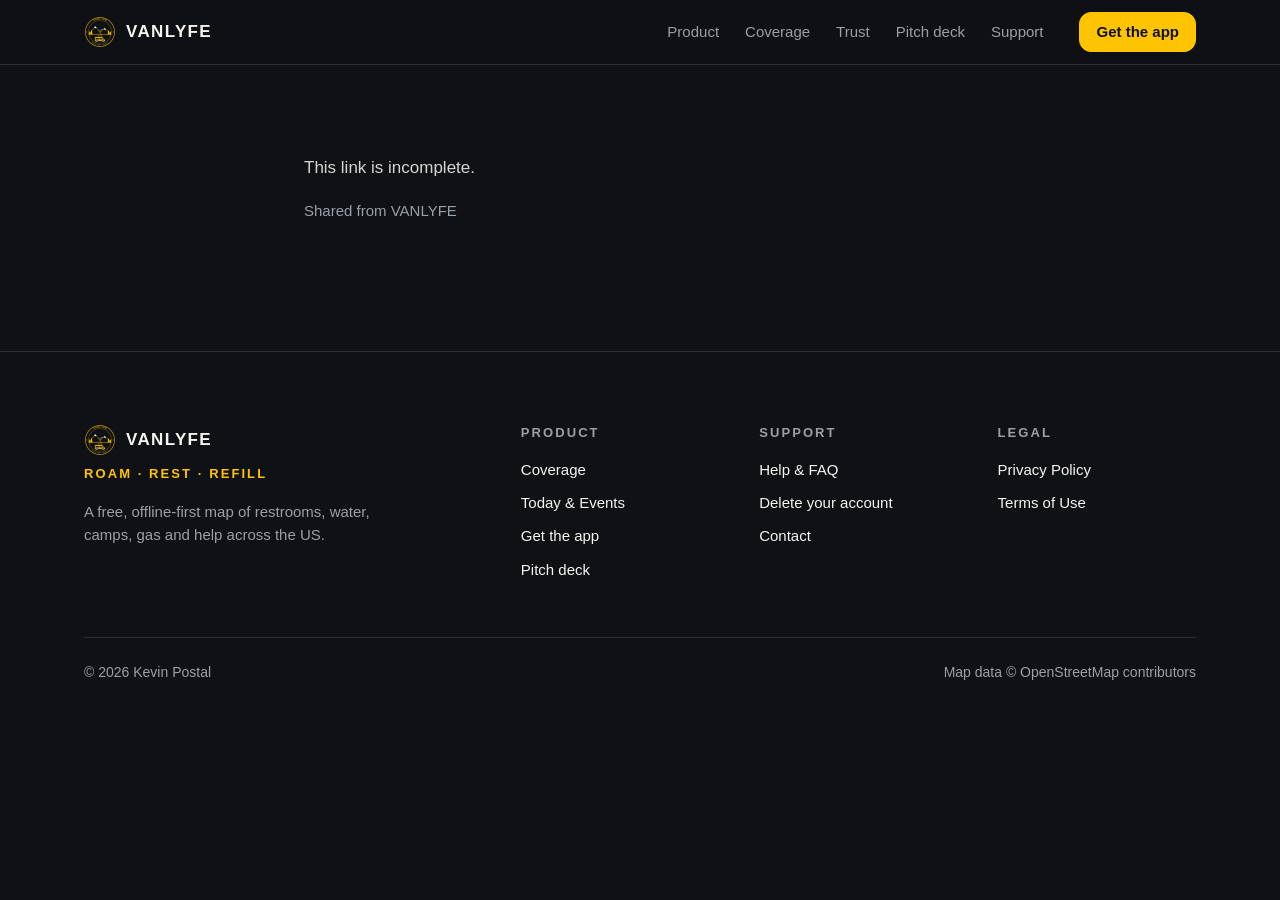
<file: profile.html>
<!doctype html>
<html lang="en">
<head>
<meta charset="utf-8">
<meta name="viewport" content="width=device-width, initial-scale=1">
<title>VANLYFE</title>
<meta name="theme-color" content="#0f1115">
<link rel="icon" href="assets/gen/favicon-32.png" sizes="32x32" type="image/png">
<link rel="apple-touch-icon" href="assets/gen/apple-touch-icon.png">
<link rel="stylesheet" href="assets/site.css">
</head>
<body>
<a class="skip" href="#main">Skip to content</a>
<header class="site-header">
  <div class="wrap">
    <a class="brand" href="./"><img src="assets/gen/badge-64.png" width="32" height="32" alt="">VANLYFE</a>
    <nav class="site-nav" aria-label="Main">
      <a href="./#product">Product</a>
      <a href="./#coverage">Coverage</a>
      <a href="./#trust">Trust</a>
      <a href="./#deck">Pitch deck</a>
      <a href="support.html">Support</a>
    </nav>
    <a class="btn btn-primary btn-sm" href="./#download">Get the app</a>
  </div>
</header>
<main id="main" class="page"><div class="wrap prose">
<h1 id="name">Shared profile</h1>
<p id="incomplete" hidden>This link is incomplete.</p>
<div id="links" class="stack" hidden>
  <a id="open-app" class="btn btn-primary" href="#">Open in VANLYFE</a>
</div>
<p class="muted">Shared from VANLYFE</p>
</div></main>
<script>
(function () {
  var params = new URLSearchParams(location.search);
  var id = (params.get("id") || "").trim().toLowerCase();
  var name = (params.get("name") || "").trim();
  var valid = /^[0-9a-f]{8}-[0-9a-f]{4}-[0-9a-f]{4}-[0-9a-f]{4}-[0-9a-f]{12}$/.test(id);
  if (!valid) {
    document.getElementById("name").hidden = true;
    document.getElementById("incomplete").hidden = false;
    return;
  }
  if (name) {
    document.getElementById("name").textContent = name;
    document.title = name + " · VANLYFE";
  }
  document.getElementById("open-app").href = "vanlyfe://profile?id=" + encodeURIComponent(id);
  document.getElementById("links").hidden = false;
})();
</script>
<footer class="site-footer">
  <div class="wrap">
    <div class="footer-grid">
      <div class="footer-brand">
        <a class="brand" href="./"><img src="assets/gen/badge-64.png" width="32" height="32" alt="">VANLYFE</a>
        <p class="tagline">Roam · Rest · Refill</p>
        <p>A free, offline-first map of restrooms, water, camps, gas and help across the US.</p>
      </div>
      <nav aria-label="Product"><h2 class="footer-h">Product</h2><ul><li><a href="./#coverage">Coverage</a></li><li><a href="./#more">Today &amp; Events</a></li><li><a href="./#download">Get the app</a></li><li><a href="./#deck">Pitch deck</a></li></ul></nav>
      <nav aria-label="Support"><h2 class="footer-h">Support</h2><ul><li><a href="support.html">Help &amp; FAQ</a></li><li><a href="support.html#delete-account">Delete your account</a></li><li><a href="mailto:kevindpostal@gmail.com">Contact</a></li></ul></nav>
      <nav aria-label="Legal"><h2 class="footer-h">Legal</h2><ul><li><a href="privacy.html">Privacy Policy</a></li><li><a href="terms.html">Terms of Use</a></li></ul></nav>
    </div>
    <div class="footer-bottom"><span>© 2026 Kevin Postal</span><span>Map data © OpenStreetMap contributors</span></div>
  </div>
</footer>
</body>
</html>
</file>
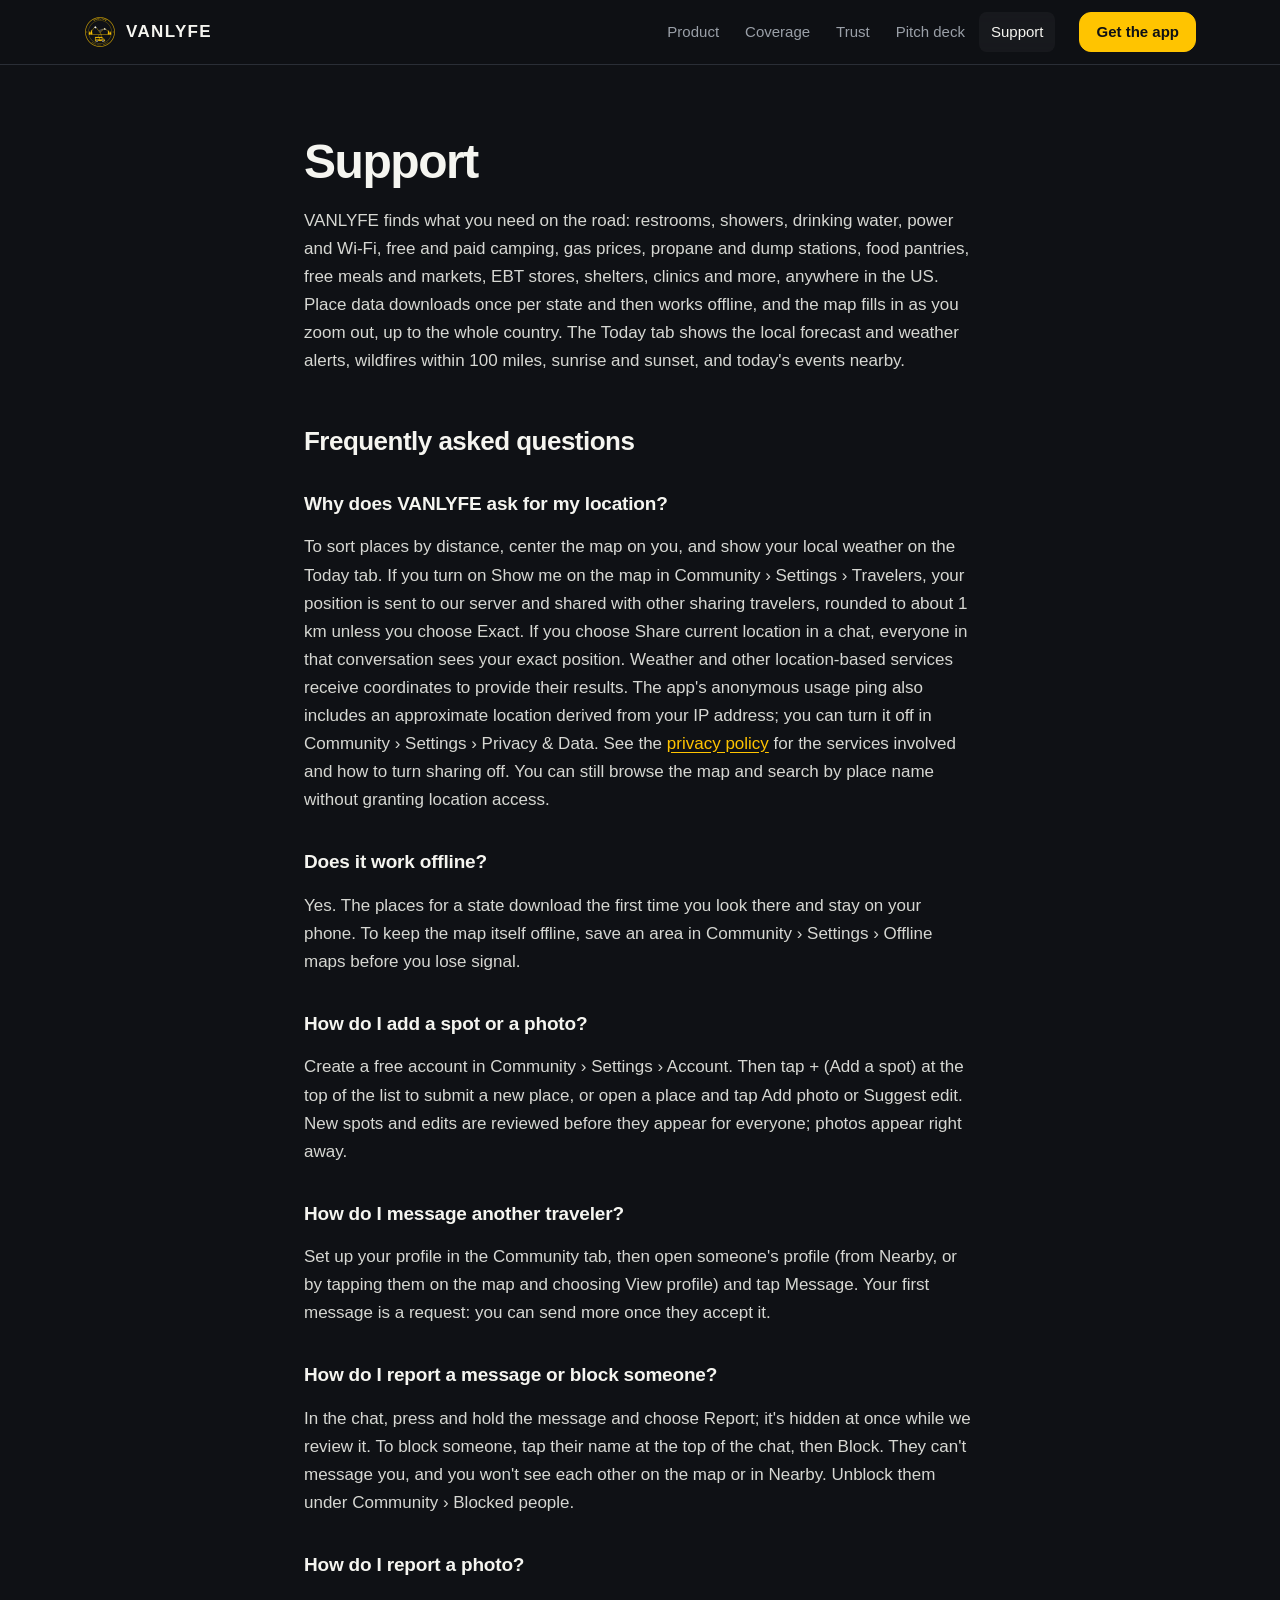
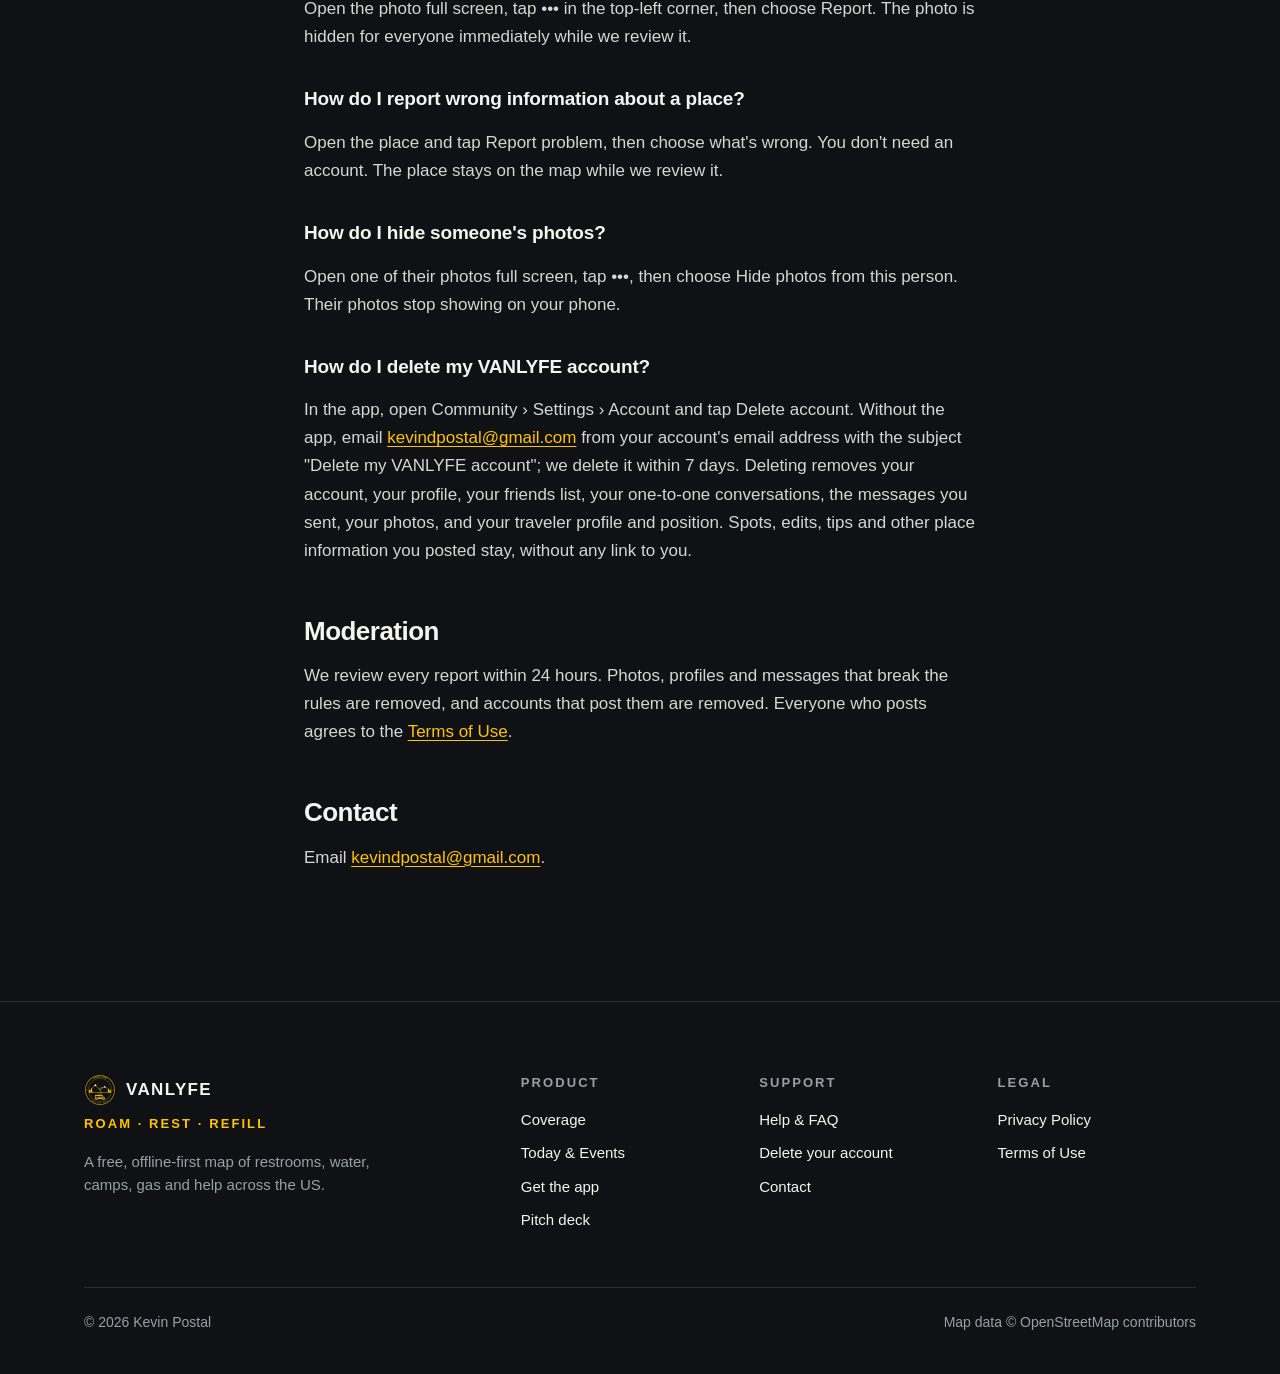
<file: support.html>
<!doctype html>
<html lang="en">
<head>
<meta charset="utf-8">
<meta name="viewport" content="width=device-width, initial-scale=1">
<title>VANLYFE Support</title>
<meta name="theme-color" content="#0f1115">
<link rel="icon" href="assets/gen/favicon-32.png" sizes="32x32" type="image/png">
<link rel="apple-touch-icon" href="assets/gen/apple-touch-icon.png">
<link rel="stylesheet" href="assets/site.css">
</head>
<body>
<a class="skip" href="#main">Skip to content</a>
<header class="site-header">
  <div class="wrap">
    <a class="brand" href="./"><img src="assets/gen/badge-64.png" width="32" height="32" alt="">VANLYFE</a>
    <nav class="site-nav" aria-label="Main">
      <a href="./#product">Product</a>
      <a href="./#coverage">Coverage</a>
      <a href="./#trust">Trust</a>
      <a href="./#deck">Pitch deck</a>
      <a href="support.html" aria-current="page">Support</a>
    </nav>
    <a class="btn btn-primary btn-sm" href="./#download">Get the app</a>
  </div>
</header>
<main id="main" class="page"><div class="wrap prose">
<h1>Support</h1>

<p>VANLYFE finds what you need on the road: restrooms, showers, drinking water, power and Wi-Fi, free and paid camping, gas prices, propane and dump stations, food pantries, free meals and markets, EBT stores, shelters, clinics and more, anywhere in the US. Place data downloads once per state and then works offline, and the map fills in as you zoom out, up to the whole country. The Today tab shows the local forecast and weather alerts, wildfires within 100 miles, sunrise and sunset, and today's events nearby.</p>

<h2>Frequently asked questions</h2>

<h3>Why does VANLYFE ask for my location?</h3>
<p>To sort places by distance, center the map on you, and show your local weather on the Today tab. If you turn on Show me on the map in Community › Settings › Travelers, your position is sent to our server and shared with other sharing travelers, rounded to about 1 km unless you choose Exact. If you choose Share current location in a chat, everyone in that conversation sees your exact position. Weather and other location-based services receive coordinates to provide their results. The app's anonymous usage ping also includes an approximate location derived from your IP address; you can turn it off in Community › Settings › Privacy &amp; Data. See the <a href="privacy.html">privacy policy</a> for the services involved and how to turn sharing off. You can still browse the map and search by place name without granting location access.</p>

<h3>Does it work offline?</h3>
<p>Yes. The places for a state download the first time you look there and stay on your phone. To keep the map itself offline, save an area in Community › Settings › Offline maps before you lose signal.</p>

<h3>How do I add a spot or a photo?</h3>
<p>Create a free account in Community › Settings › Account. Then tap + (Add a spot) at the top of the list to submit a new place, or open a place and tap Add photo or Suggest edit. New spots and edits are reviewed before they appear for everyone; photos appear right away.</p>

<h3>How do I message another traveler?</h3>
<p>Set up your profile in the Community tab, then open someone's profile (from Nearby, or by tapping them on the map and choosing View profile) and tap Message. Your first message is a request: you can send more once they accept it.</p>

<h3>How do I report a message or block someone?</h3>
<p>In the chat, press and hold the message and choose Report; it's hidden at once while we review it. To block someone, tap their name at the top of the chat, then Block. They can't message you, and you won't see each other on the map or in Nearby. Unblock them under Community › Blocked people.</p>

<h3>How do I report a photo?</h3>
<p>Open the photo full screen, tap ••• in the top-left corner, then choose Report. The photo is hidden for everyone immediately while we review it.</p>

<h3>How do I report wrong information about a place?</h3>
<p>Open the place and tap Report problem, then choose what's wrong. You don't need an account. The place stays on the map while we review it.</p>

<h3>How do I hide someone's photos?</h3>
<p>Open one of their photos full screen, tap •••, then choose Hide photos from this person. Their photos stop showing on your phone.</p>

<h3 id="delete-account">How do I delete my VANLYFE account?</h3>
<p>In the app, open Community › Settings › Account and tap Delete account. Without the app, email <a href="mailto:kevindpostal@gmail.com?subject=Delete%20my%20VANLYFE%20account">kevindpostal@gmail.com</a> from your account's email address with the subject "Delete my VANLYFE account"; we delete it within 7 days. Deleting removes your account, your profile, your friends list, your one-to-one conversations, the messages you sent, your photos, and your traveler profile and position. Spots, edits, tips and other place information you posted stay, without any link to you.</p>

<h2>Moderation</h2>
<p>We review every report within 24 hours. Photos, profiles and messages that break the rules are removed, and accounts that post them are removed. Everyone who posts agrees to the <a href="terms.html">Terms of Use</a>.</p>

<h2>Contact</h2>
<p>Email <a href="mailto:kevindpostal@gmail.com">kevindpostal@gmail.com</a>.</p>
</div></main>
<footer class="site-footer">
  <div class="wrap">
    <div class="footer-grid">
      <div class="footer-brand">
        <a class="brand" href="./"><img src="assets/gen/badge-64.png" width="32" height="32" alt="">VANLYFE</a>
        <p class="tagline">Roam · Rest · Refill</p>
        <p>A free, offline-first map of restrooms, water, camps, gas and help across the US.</p>
      </div>
      <nav aria-label="Product"><h2 class="footer-h">Product</h2><ul><li><a href="./#coverage">Coverage</a></li><li><a href="./#more">Today &amp; Events</a></li><li><a href="./#download">Get the app</a></li><li><a href="./#deck">Pitch deck</a></li></ul></nav>
      <nav aria-label="Support"><h2 class="footer-h">Support</h2><ul><li><a href="support.html">Help &amp; FAQ</a></li><li><a href="support.html#delete-account">Delete your account</a></li><li><a href="mailto:kevindpostal@gmail.com">Contact</a></li></ul></nav>
      <nav aria-label="Legal"><h2 class="footer-h">Legal</h2><ul><li><a href="privacy.html">Privacy Policy</a></li><li><a href="terms.html">Terms of Use</a></li></ul></nav>
    </div>
    <div class="footer-bottom"><span>© 2026 Kevin Postal</span><span>Map data © OpenStreetMap contributors</span></div>
  </div>
</footer>
</body>
</html>
</file>
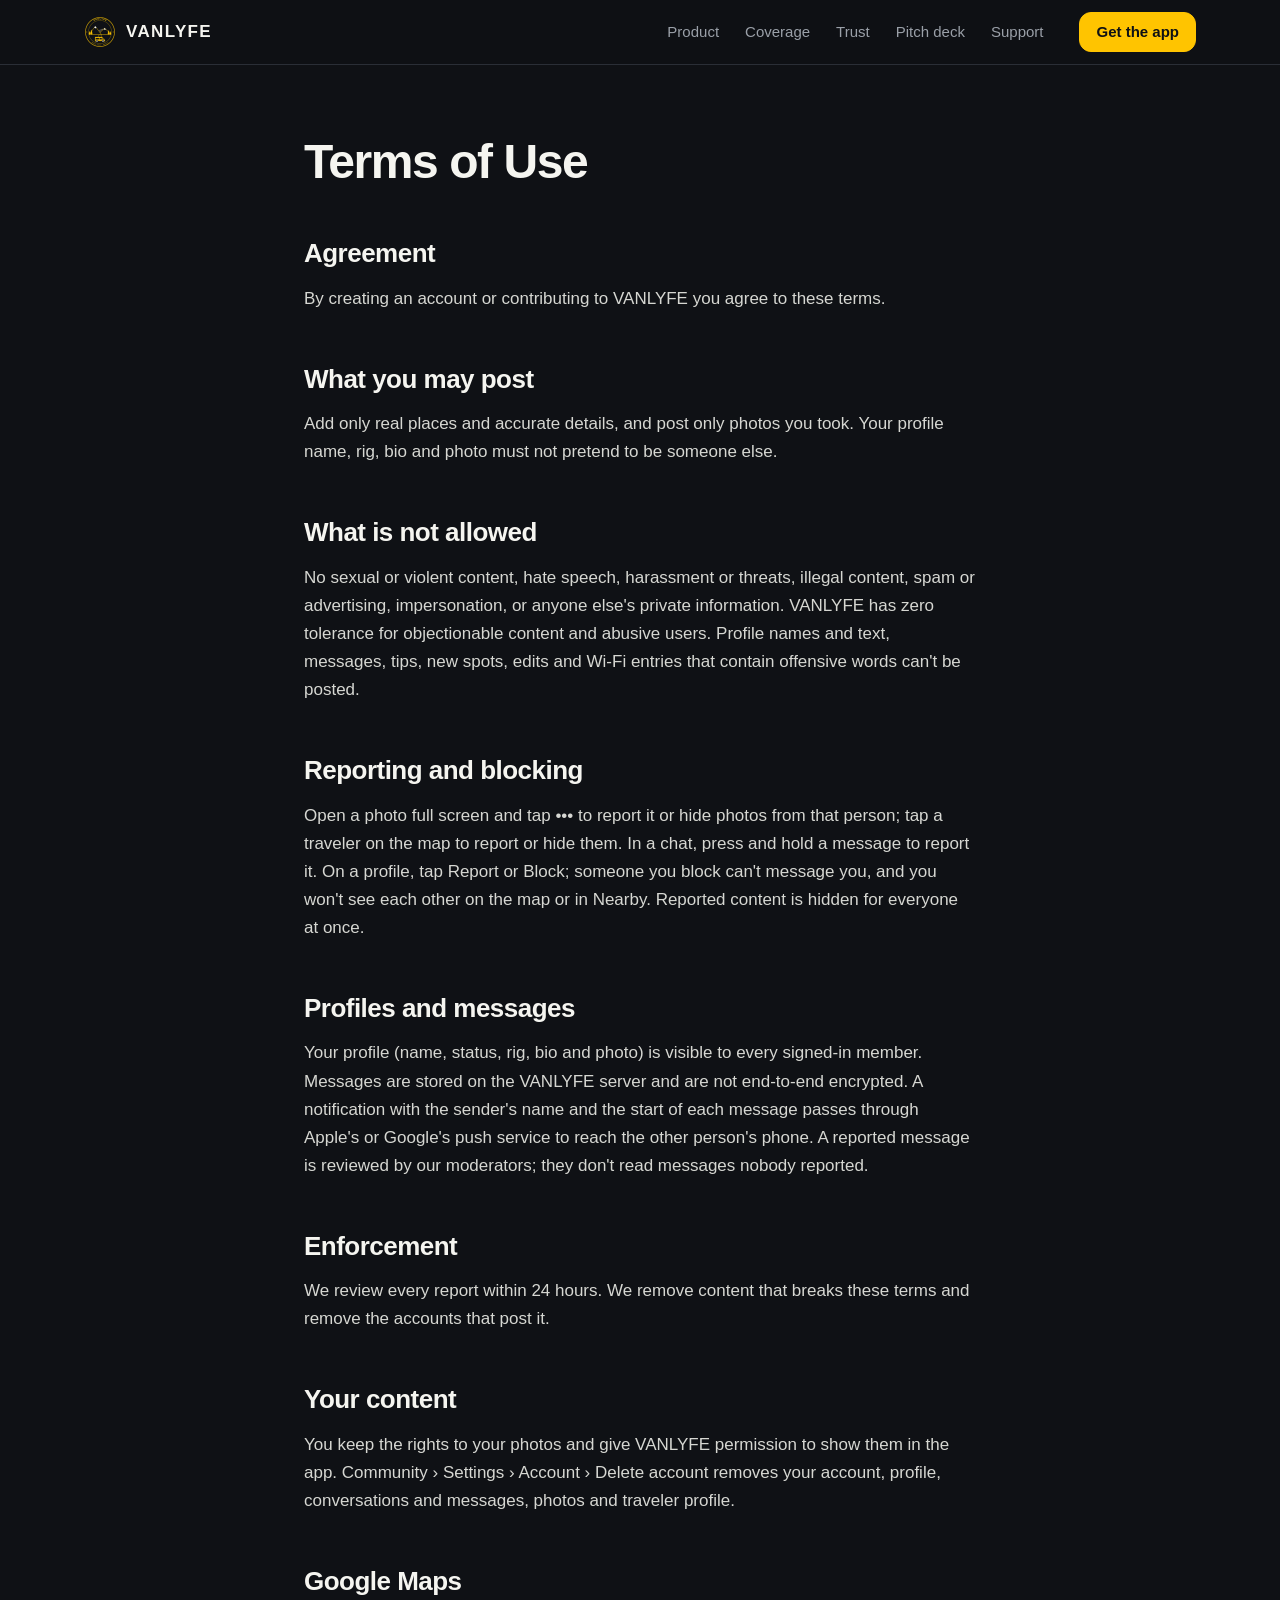
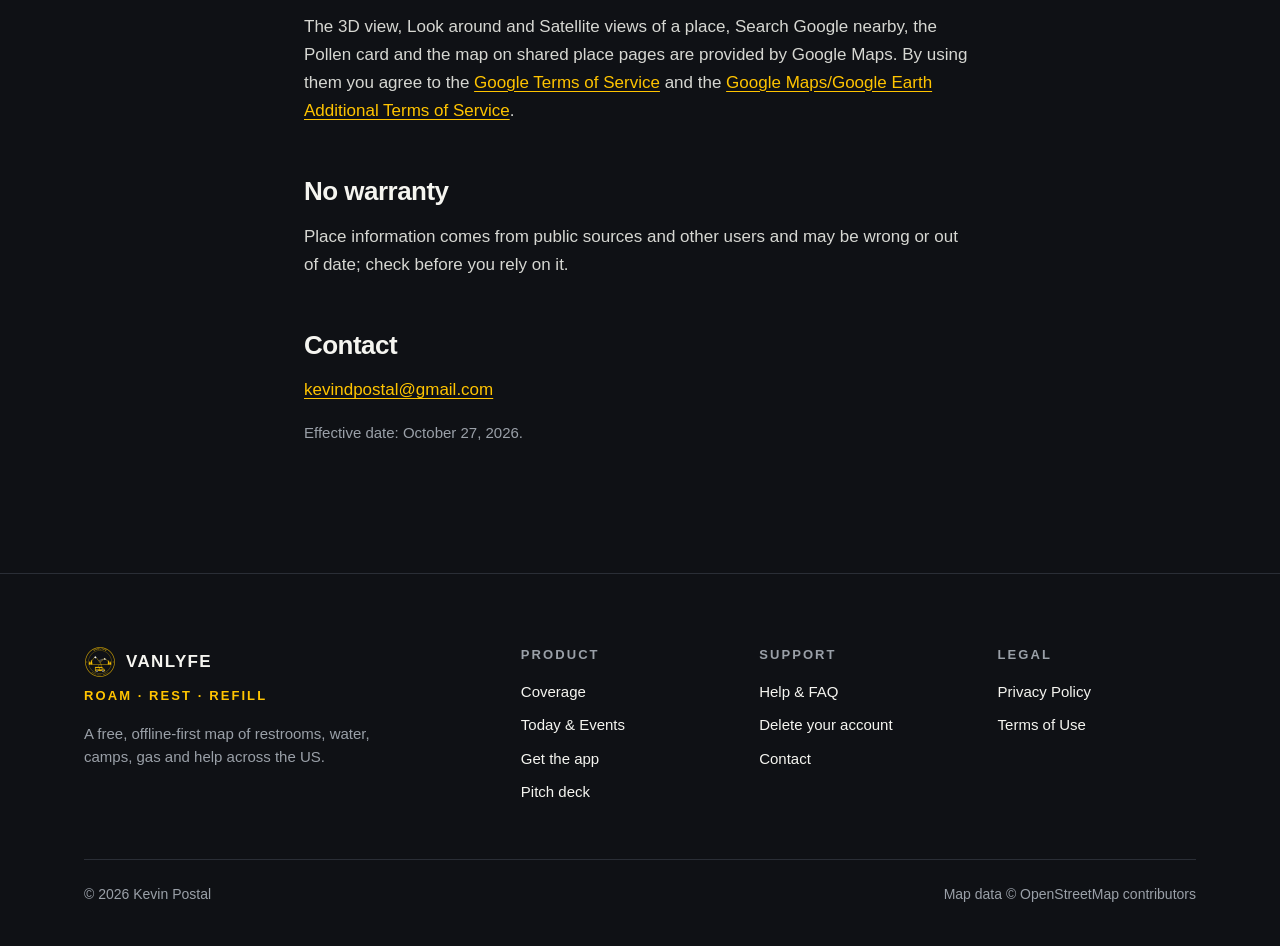
<file: terms.html>
<!doctype html>
<html lang="en">
<head>
<meta charset="utf-8">
<meta name="viewport" content="width=device-width, initial-scale=1">
<title>VANLYFE Terms of Use</title>
<meta name="theme-color" content="#0f1115">
<link rel="icon" href="assets/gen/favicon-32.png" sizes="32x32" type="image/png">
<link rel="apple-touch-icon" href="assets/gen/apple-touch-icon.png">
<link rel="stylesheet" href="assets/site.css">
</head>
<body>
<a class="skip" href="#main">Skip to content</a>
<header class="site-header">
  <div class="wrap">
    <a class="brand" href="./"><img src="assets/gen/badge-64.png" width="32" height="32" alt="">VANLYFE</a>
    <nav class="site-nav" aria-label="Main">
      <a href="./#product">Product</a>
      <a href="./#coverage">Coverage</a>
      <a href="./#trust">Trust</a>
      <a href="./#deck">Pitch deck</a>
      <a href="support.html">Support</a>
    </nav>
    <a class="btn btn-primary btn-sm" href="./#download">Get the app</a>
  </div>
</header>
<main id="main" class="page"><div class="wrap prose">
<h1>Terms of Use</h1>

<h2>Agreement</h2>
<p>By creating an account or contributing to VANLYFE you agree to these terms.</p>

<h2>What you may post</h2>
<p>Add only real places and accurate details, and post only photos you took. Your profile name, rig, bio and photo must not pretend to be someone else.</p>

<h2>What is not allowed</h2>
<p>No sexual or violent content, hate speech, harassment or threats, illegal content, spam or advertising, impersonation, or anyone else's private information. VANLYFE has zero tolerance for objectionable content and abusive users. Profile names and text, messages, tips, new spots, edits and Wi-Fi entries that contain offensive words can't be posted.</p>

<h2>Reporting and blocking</h2>
<p>Open a photo full screen and tap ••• to report it or hide photos from that person; tap a traveler on the map to report or hide them. In a chat, press and hold a message to report it. On a profile, tap Report or Block; someone you block can't message you, and you won't see each other on the map or in Nearby. Reported content is hidden for everyone at once.</p>

<h2>Profiles and messages</h2>
<p>Your profile (name, status, rig, bio and photo) is visible to every signed-in member. Messages are stored on the VANLYFE server and are not end-to-end encrypted. A notification with the sender's name and the start of each message passes through Apple's or Google's push service to reach the other person's phone. A reported message is reviewed by our moderators; they don't read messages nobody reported.</p>

<h2>Enforcement</h2>
<p>We review every report within 24 hours. We remove content that breaks these terms and remove the accounts that post it.</p>

<h2>Your content</h2>
<p>You keep the rights to your photos and give VANLYFE permission to show them in the app. Community › Settings › Account › Delete account removes your account, profile, conversations and messages, photos and traveler profile.</p>

<h2>Google Maps</h2>
<p>The 3D view, Look around and Satellite views of a place, Search Google nearby, the Pollen card and the map on shared place pages are provided by Google Maps. By using them you agree to the <a href="https://policies.google.com/terms">Google Terms of Service</a> and the <a href="https://maps.google.com/help/terms_maps/">Google Maps/Google Earth Additional Terms of Service</a>.</p>

<h2>No warranty</h2>
<p>Place information comes from public sources and other users and may be wrong or out of date; check before you rely on it.</p>

<h2>Contact</h2>
<p><a href="mailto:kevindpostal@gmail.com">kevindpostal@gmail.com</a></p>

<p class="muted">Effective date: October 27, 2026.</p>
</div></main>
<footer class="site-footer">
  <div class="wrap">
    <div class="footer-grid">
      <div class="footer-brand">
        <a class="brand" href="./"><img src="assets/gen/badge-64.png" width="32" height="32" alt="">VANLYFE</a>
        <p class="tagline">Roam · Rest · Refill</p>
        <p>A free, offline-first map of restrooms, water, camps, gas and help across the US.</p>
      </div>
      <nav aria-label="Product"><h2 class="footer-h">Product</h2><ul><li><a href="./#coverage">Coverage</a></li><li><a href="./#more">Today &amp; Events</a></li><li><a href="./#download">Get the app</a></li><li><a href="./#deck">Pitch deck</a></li></ul></nav>
      <nav aria-label="Support"><h2 class="footer-h">Support</h2><ul><li><a href="support.html">Help &amp; FAQ</a></li><li><a href="support.html#delete-account">Delete your account</a></li><li><a href="mailto:kevindpostal@gmail.com">Contact</a></li></ul></nav>
      <nav aria-label="Legal"><h2 class="footer-h">Legal</h2><ul><li><a href="privacy.html">Privacy Policy</a></li><li><a href="terms.html" aria-current="page">Terms of Use</a></li></ul></nav>
    </div>
    <div class="footer-bottom"><span>© 2026 Kevin Postal</span><span>Map data © OpenStreetMap contributors</span></div>
  </div>
</footer>
</body>
</html>
</file>
<file: assets/site.css>
/* VANLYFE site in the app's "Night Road" design (android/app/src/main/java/com/kevinpostal/vanlife/ui/Theme.kt):
   asphalt ground, chalk text, one accent, one colour per need, 8-px grid, 12-px radii, hairlines, no shadows. */
:root {
  --ground: #0f1115;
  --text: #f5f5f0;
  --muted: #9aa0a8;
  --rule: #2a2e36;
  --rule-strong: #3a3f49;
  --accent: #ffc400;
  --accent-hover: #ffd23d;
  --on-accent: #0f1115;
  --bathroom: #2ee6d6;
  --power: #b388ff;
  --camp: #3ddc84;
  --vehicle: #b8e63d;
  --food: #ff8a3d;
  --help: #ff5252;
  --money: #c8a27c;
  --activities: #ff6fd8;
  --radius: 12px;
  --radius-lg: 16px;
  --max: 1160px;
  --measure: 640px;
  --font: -apple-system, BlinkMacSystemFont, "SF Pro Text", "Segoe UI", Roboto, "Helvetica Neue", Arial, sans-serif;
  color-scheme: dark;
}

*, *::before, *::after { box-sizing: border-box; }
html { scroll-behavior: smooth; scroll-padding-top: 80px; -webkit-text-size-adjust: 100%; text-size-adjust: 100%; }
body { margin: 0; background: var(--ground); color: var(--text); font: 400 17px/1.55 var(--font); -webkit-font-smoothing: antialiased; }
[hidden] { display: none !important; }
img { display: block; max-width: 100%; height: auto; }
a { color: inherit; }
svg.i { width: 24px; height: 24px; fill: currentColor; flex: none; }
:focus-visible { outline: 2px solid var(--accent); outline-offset: 3px; border-radius: 6px; }
.wrap { max-width: var(--max); margin: 0 auto; padding: 0 24px; }
.skip { position: absolute; left: -9999px; top: 12px; z-index: 100; padding: 10px 14px; border-radius: 8px; background: var(--accent); color: var(--on-accent); font-weight: 700; }
.skip:focus { left: 16px; }
@media (prefers-reduced-motion: reduce) { html { scroll-behavior: auto; } * { transition: none !important; } }

/* Header */
.site-header { position: sticky; top: 0; z-index: 50; border-bottom: 1px solid var(--rule); background: rgba(15, 17, 21, .88); -webkit-backdrop-filter: saturate(140%) blur(12px); backdrop-filter: saturate(140%) blur(12px); }
.site-header .wrap { display: flex; align-items: center; gap: 16px; height: 64px; }
.brand { display: flex; align-items: center; gap: 10px; text-decoration: none; font-size: 17px; font-weight: 800; letter-spacing: .08em; }
.brand img { width: 32px; height: 32px; border-radius: 50%; }
.site-nav { display: flex; gap: 2px; margin-left: auto; }
.site-nav a { padding: 8px 12px; border-radius: 8px; color: var(--muted); font-size: 15px; font-weight: 500; text-decoration: none; }
.site-nav a:hover, .site-nav a[aria-current="page"] { color: var(--text); background: rgba(255, 255, 255, .04); }
.site-header .btn { margin-left: 8px; }
@media (max-width: 900px) { .site-nav { display: none; } .site-header .btn { margin-left: auto; } }

/* Buttons */
.btn { display: inline-flex; align-items: center; justify-content: center; gap: 10px; min-height: 48px; padding: 0 20px; border: 1px solid var(--rule-strong); border-radius: var(--radius); background: transparent; color: var(--text); font: 600 16px/1.2 var(--font); text-decoration: none; cursor: pointer; transition: background .15s, border-color .15s; }
.btn:hover { border-color: #4a505b; background: rgba(255, 255, 255, .04); }
.btn-primary { border-color: var(--accent); background: var(--accent); color: var(--on-accent); }
.btn-primary:hover { border-color: var(--accent-hover); background: var(--accent-hover); }
.btn-sm { min-height: 40px; padding: 0 16px; font-size: 15px; }
.btn .i { width: 20px; height: 20px; }
.btn-row { display: flex; flex-wrap: wrap; gap: 12px; }
@media (max-width: 480px) { .btn-row .btn { flex: 1 1 100%; } }

/* Type */
h1, h2, h3, h4 { margin: 0; }
h1 { font-size: clamp(40px, 5.6vw, 66px); line-height: 1.04; font-weight: 800; letter-spacing: -.03em; }
h2 { font-size: clamp(30px, 3.6vw, 44px); line-height: 1.1; font-weight: 750; letter-spacing: -.025em; }
h3 { font-size: 19px; line-height: 1.3; font-weight: 650; letter-spacing: -.01em; }
.eyebrow { display: block; margin: 0 0 16px; color: var(--accent); font-size: 13px; font-weight: 700; letter-spacing: .16em; text-transform: uppercase; }
.lead { max-width: var(--measure); margin: 0; color: var(--muted); font-size: clamp(18px, 1.7vw, 21px); line-height: 1.55; }
.muted { color: var(--muted); }
.link { color: var(--accent); font-weight: 600; text-decoration: none; }
.link:hover { text-decoration: underline; text-underline-offset: 3px; }

/* Sections */
.section { padding: 112px 0; border-top: 1px solid var(--rule); }
.section-head { max-width: 880px; margin-bottom: 56px; }
.section-head .lead { max-width: 780px; margin-top: 18px; }
@media (max-width: 720px) { .section { padding: 72px 0; } .section-head { margin-bottom: 40px; } }

/* Hero */
.hero { padding: 96px 0 72px; overflow: hidden; }
.hero .wrap { display: grid; grid-template-columns: minmax(0, 1.12fr) minmax(0, .88fr); gap: 48px; align-items: center; }
.hero h1 { margin-bottom: 24px; }
.hero h1 em { font-style: normal; color: var(--accent); }
.hero .lead { margin-bottom: 36px; }
.facts { display: flex; flex-wrap: wrap; gap: 10px 22px; margin: 32px 0 0; padding: 0; color: var(--muted); font-size: 15px; list-style: none; }
.facts li { display: flex; align-items: center; gap: 8px; }
.facts li::before { content: ""; width: 6px; height: 6px; border-radius: 50%; background: var(--accent); }
.phones { display: flex; justify-content: center; align-items: flex-start; gap: 20px; }
.phone { width: 236px; padding: 8px; border: 1px solid #333842; border-radius: 42px; background: #000; }
.phone img { width: 100%; border-radius: 34px; aspect-ratio: 720 / 1564; }
.phones .phone + .phone { margin-top: 72px; }
@media (max-width: 960px) {
  .hero { padding: 64px 0 72px; }
  .hero .wrap { grid-template-columns: 1fr; gap: 56px; }
  .phones .phone { width: min(44vw, 236px); }
}

/* Stats */
.stats { display: grid; grid-template-columns: repeat(4, 1fr); border: 1px solid var(--rule); border-radius: var(--radius-lg); }
.stat { padding: 28px; border-left: 1px solid var(--rule); }
.stat:first-child { border-left: 0; }
.stat b { display: block; color: var(--accent); font-size: clamp(36px, 4vw, 48px); line-height: 1; font-weight: 800; letter-spacing: -.03em; font-variant-numeric: tabular-nums; }
.stat span { display: block; margin-top: 12px; color: var(--muted); font-size: 15px; line-height: 1.45; }
.stats-band { padding-bottom: 96px; }
@media (max-width: 760px) {
  .stats { grid-template-columns: 1fr 1fr; }
  .stat { padding: 22px; }
  .stat:nth-child(3) { border-left: 0; }
  .stat:nth-child(n+3) { border-top: 1px solid var(--rule); }
  .stats-band { padding-bottom: 64px; }
}

/* The app's need tiles */
.needs { display: grid; grid-template-columns: repeat(4, minmax(0, 1fr)); gap: 16px; }
.need { padding: 20px; border: 1px solid var(--rule); border-radius: var(--radius); }
.c-bathroom { --c: var(--bathroom); }
.c-power { --c: var(--power); }
.c-camp { --c: var(--camp); }
.c-vehicle { --c: var(--vehicle); }
.c-food { --c: var(--food); }
.c-help { --c: var(--help); }
.c-money { --c: var(--money); }
.c-activities { --c: var(--activities); }
.tile { display: grid; place-items: center; width: 48px; height: 48px; margin-bottom: 16px; border-radius: var(--radius); background: var(--c); }
.tile .i { width: 28px; height: 28px; fill: var(--on-accent); }
.need h3 { font-size: 18px; }
.need p { margin: 6px 0 0; color: var(--muted); font-size: 15px; line-height: 1.45; }
.amenities { margin: 32px 0 0; color: var(--muted); font-size: 16px; max-width: 860px; }
@media (max-width: 980px) { .needs { grid-template-columns: repeat(2, minmax(0, 1fr)); } }
@media (max-width: 480px) { .needs { gap: 12px; } .need { padding: 16px; } .tile { width: 44px; height: 44px; } }

/* Product walkthrough */
.steps { display: grid; grid-template-columns: repeat(3, minmax(0, 1fr)); gap: 40px; margin: 0; padding: 0; list-style: none; }
.steps .phone { width: min(100%, 260px); margin: 0 0 32px; }
.step-num { display: grid; place-items: center; width: 32px; height: 32px; margin-bottom: 14px; border-radius: 50%; background: var(--accent); color: var(--on-accent); font-size: 15px; font-weight: 800; }
.steps p { margin: 8px 0 0; color: var(--muted); font-size: 16px; }
@media (max-width: 860px) {
  .steps { grid-template-columns: 1fr; gap: 56px; }
  .steps li { display: grid; grid-template-columns: 150px 1fr; gap: 24px; align-items: center; }
  .steps .phone { width: 150px; margin: 0; padding: 5px; border-radius: 26px; }
  .steps .phone img { border-radius: 21px; }
}

/* Feature cards and lists */
.split { display: grid; grid-template-columns: minmax(0, 1fr) 300px; gap: 64px; align-items: center; }
.split .phone { width: 100%; }
.cards { display: grid; grid-template-columns: repeat(2, minmax(0, 1fr)); gap: 16px; }
.card { padding: 24px; border: 1px solid var(--rule); border-radius: var(--radius); }
.card .icon { display: grid; place-items: center; width: 40px; height: 40px; margin-bottom: 16px; border: 1px solid var(--rule); border-radius: 10px; color: var(--accent); }
.card .icon .i { width: 22px; height: 22px; }
.card p { margin: 8px 0 0; color: var(--muted); font-size: 16px; line-height: 1.5; }
.grid-3 { display: grid; grid-template-columns: repeat(3, minmax(0, 1fr)); gap: 16px; }
@media (max-width: 960px) {
  .split { grid-template-columns: 1fr; gap: 48px; }
  .split .phone { width: min(70vw, 280px); margin: 0 auto; }
  .grid-3 { grid-template-columns: repeat(2, minmax(0, 1fr)); }
}
@media (max-width: 640px) { .cards, .grid-3 { grid-template-columns: 1fr; } }

.sources { display: flex; flex-wrap: wrap; gap: 8px; margin: 40px 0 0; padding: 0; list-style: none; }
.sources li { padding: 7px 14px; border: 1px solid var(--rule); border-radius: 999px; color: var(--muted); font-size: 14px; font-weight: 600; }
.sources-label { margin: 48px 0 0; color: var(--muted); font-size: 13px; font-weight: 700; letter-spacing: .16em; text-transform: uppercase; }
.sources-label + .sources { margin-top: 16px; }

/* Download */
.platforms { display: grid; grid-template-columns: repeat(2, minmax(0, 1fr)); gap: 24px; }
.platform { display: flex; flex-direction: column; padding: 32px; border: 1px solid var(--rule); border-radius: var(--radius-lg); }
.platform-head { display: flex; align-items: center; gap: 14px; }
.platform-head .icon { display: grid; place-items: center; width: 48px; height: 48px; border: 1px solid var(--rule); border-radius: var(--radius); }
.platform-head .icon .i { width: 26px; height: 26px; }
.platform-head h3 { font-size: 22px; }
.platform .req { margin: 4px 0 0; color: var(--muted); font-size: 15px; }
.platform .btn { width: 100%; margin: 28px 0; }
.platform ol { display: grid; gap: 14px; margin: 0; padding: 0; list-style: none; counter-reset: step; }
.platform ol li { display: grid; grid-template-columns: 28px 1fr; gap: 12px; font-size: 16px; line-height: 1.5; counter-increment: step; }
.platform ol li::before { content: counter(step); display: grid; place-items: center; width: 28px; height: 28px; border: 1px solid var(--rule-strong); border-radius: 50%; color: var(--muted); font-size: 13px; font-weight: 700; }
.platform .note { margin: auto 0 0; padding-top: 28px; color: var(--muted); font-size: 15px; }
.platform .note::before { content: ""; display: block; margin-bottom: 20px; border-top: 1px solid var(--rule); }
@media (max-width: 860px) { .platforms { grid-template-columns: 1fr; } .platform { padding: 24px; } }

/* Pitch deck */
.deck-stage { position: relative; }
.deck-track { display: flex; gap: 16px; overflow-x: auto; scroll-snap-type: x mandatory; scrollbar-width: none; border-radius: var(--radius-lg); }
.deck-track::-webkit-scrollbar { display: none; }
.deck-slide { flex: 0 0 100%; margin: 0; overflow: hidden; border: 1px solid var(--rule); border-radius: var(--radius-lg); background: #111214; scroll-snap-align: start; }
.deck-slide img { width: 100%; aspect-ratio: 1600 / 1237; }
.deck-btn { position: absolute; top: 50%; display: grid; place-items: center; width: 48px; height: 48px; padding: 0; border: 1px solid var(--rule-strong); border-radius: 50%; background: rgba(15, 17, 21, .86); color: var(--text); cursor: pointer; transform: translateY(-50%); }
.deck-btn:hover { border-color: var(--accent); color: var(--accent); }
.deck-btn:disabled { opacity: .35; cursor: default; border-color: var(--rule-strong); color: var(--text); }
.deck-btn.prev { left: 16px; }
.deck-btn.next { right: 16px; }
.deck-bar { display: flex; flex-wrap: wrap; align-items: center; justify-content: space-between; gap: 16px; margin-top: 20px; }
.deck-count { color: var(--muted); font-size: 15px; font-variant-numeric: tabular-nums; }
.deck-thumbs { display: grid; grid-auto-flow: column; grid-auto-columns: minmax(0, 1fr); gap: 10px; margin: 20px 0 0; padding: 0; list-style: none; }
.deck-thumbs a { display: block; overflow: hidden; border: 1px solid var(--rule); border-radius: 8px; opacity: .5; transition: opacity .15s, border-color .15s; }
.deck-thumbs a:hover { opacity: .85; }
.deck-thumbs a[aria-current="true"] { border-color: var(--accent); opacity: 1; }
.ask { margin: 40px 0 0; padding: 24px 28px; border: 1px solid var(--rule); border-left: 3px solid var(--accent); border-radius: var(--radius); }
.ask h3 { margin-bottom: 8px; }
.ask p { margin: 0; color: var(--muted); }
@media (max-width: 760px) { .deck-thumbs, .deck-btn { display: none; } .deck-slide { flex-basis: 86%; } }

/* Long-form pages (support, privacy, terms, shared place) */
.page { padding: 72px 0 112px; }
.prose { max-width: 720px; }
.prose h1 { margin-bottom: 20px; font-size: clamp(34px, 4.4vw, 48px); }
.prose h2 { margin: 52px 0 12px; font-size: 26px; letter-spacing: -.02em; }
.prose h3 { margin: 36px 0 8px; font-size: 19px; }
.prose p, .prose li { color: #d6d7d2; line-height: 1.65; }
.prose ul, .prose ol { padding-left: 22px; }
.prose a:not(.btn) { color: var(--accent); text-underline-offset: 3px; }
.prose .muted { color: var(--muted); font-size: 15px; }
.stack { display: grid; gap: 12px; max-width: 420px; margin: 32px 0; }
.stack .btn { width: 100%; justify-content: flex-start; }

/* Footer */
.site-footer { padding: 72px 0 40px; border-top: 1px solid var(--rule); font-size: 15px; }
.footer-grid { display: grid; grid-template-columns: 2fr 1fr 1fr 1fr; gap: 40px; }
.footer-brand p { max-width: 320px; margin: 16px 0 0; color: var(--muted); }
.footer-brand .tagline { margin-top: 8px; color: var(--accent); font-size: 13px; font-weight: 700; letter-spacing: .16em; text-transform: uppercase; }
.site-footer .footer-h { margin: 0 0 16px; color: var(--muted); font-size: 13px; line-height: 1.4; font-weight: 700; letter-spacing: .16em; text-transform: uppercase; }
.site-footer ul { display: grid; gap: 10px; margin: 0; padding: 0; list-style: none; }
.site-footer ul a { text-decoration: none; }
.site-footer ul a:hover { color: var(--accent); }
.footer-bottom { display: flex; flex-wrap: wrap; justify-content: space-between; gap: 12px; margin-top: 56px; padding-top: 24px; border-top: 1px solid var(--rule); color: var(--muted); font-size: 14px; }
@media (max-width: 760px) { .footer-grid { grid-template-columns: 1fr 1fr; } .footer-brand { grid-column: 1 / -1; } }
</file>
